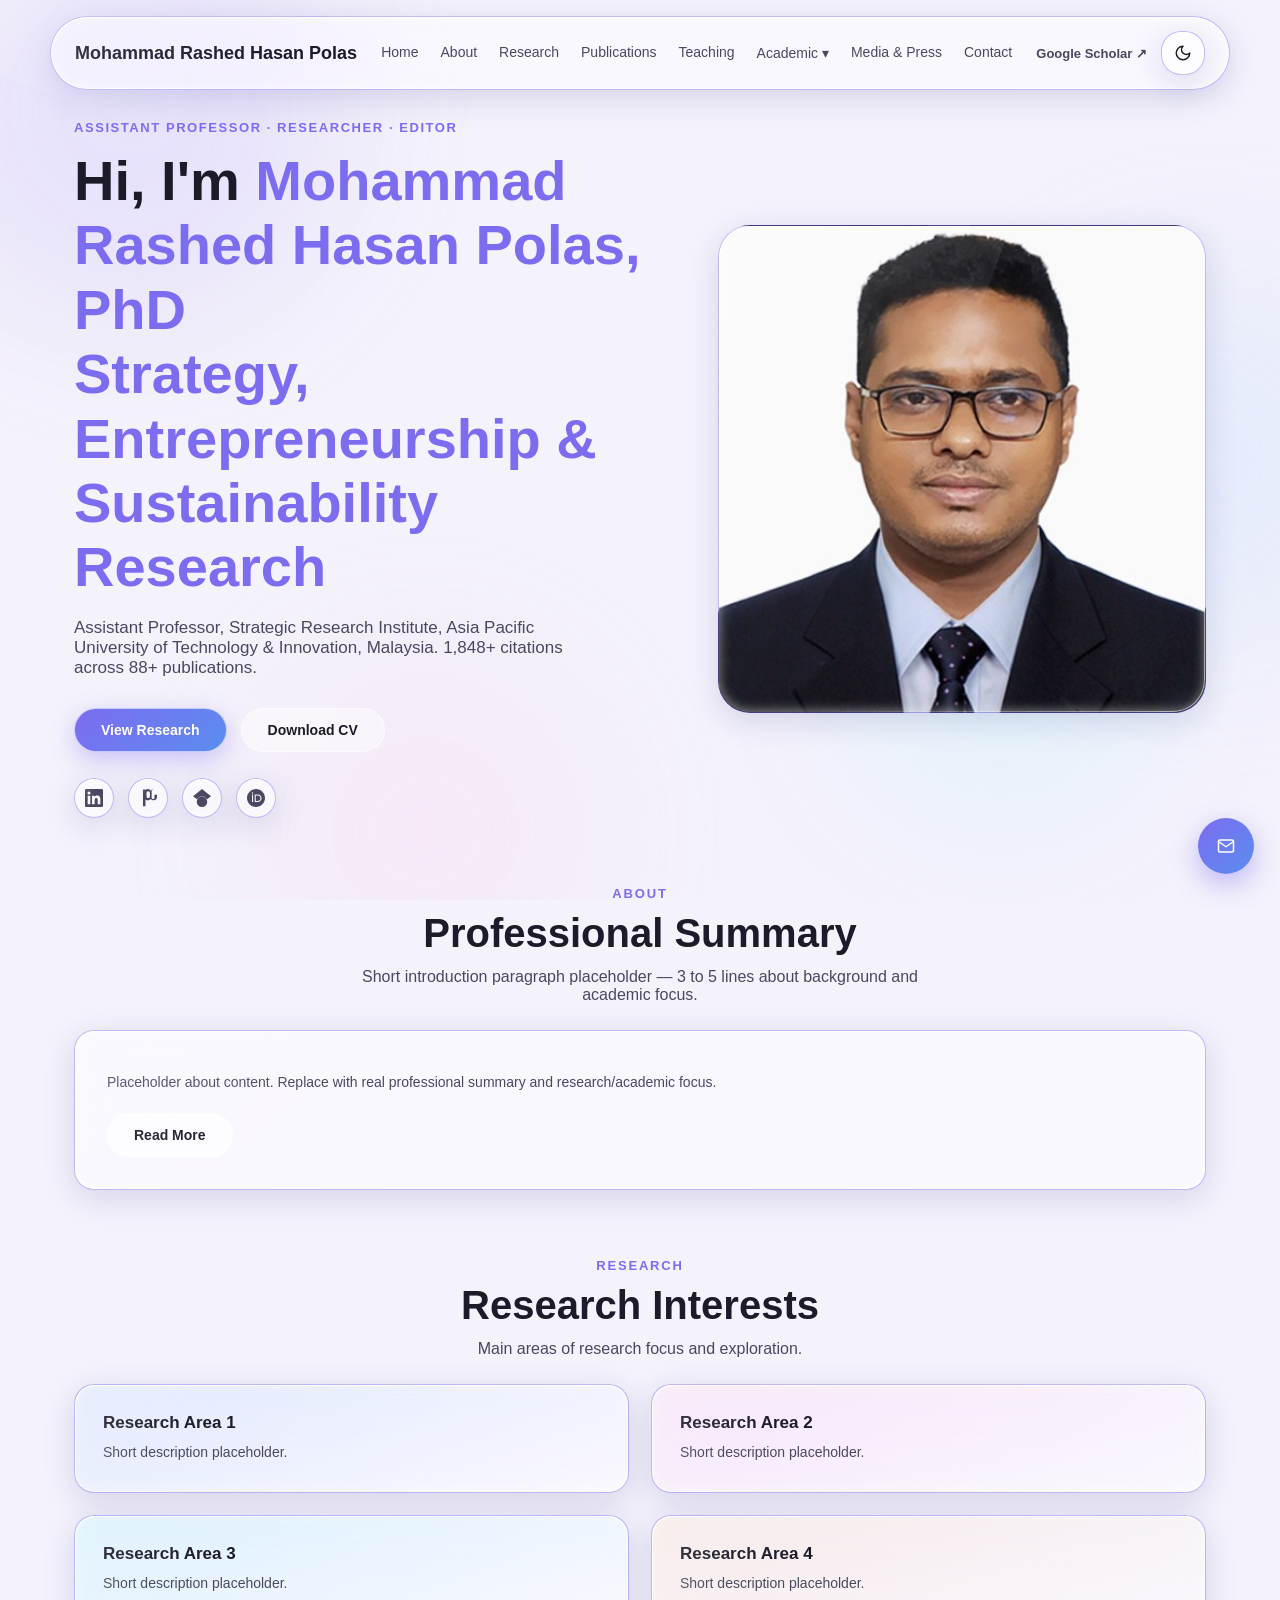
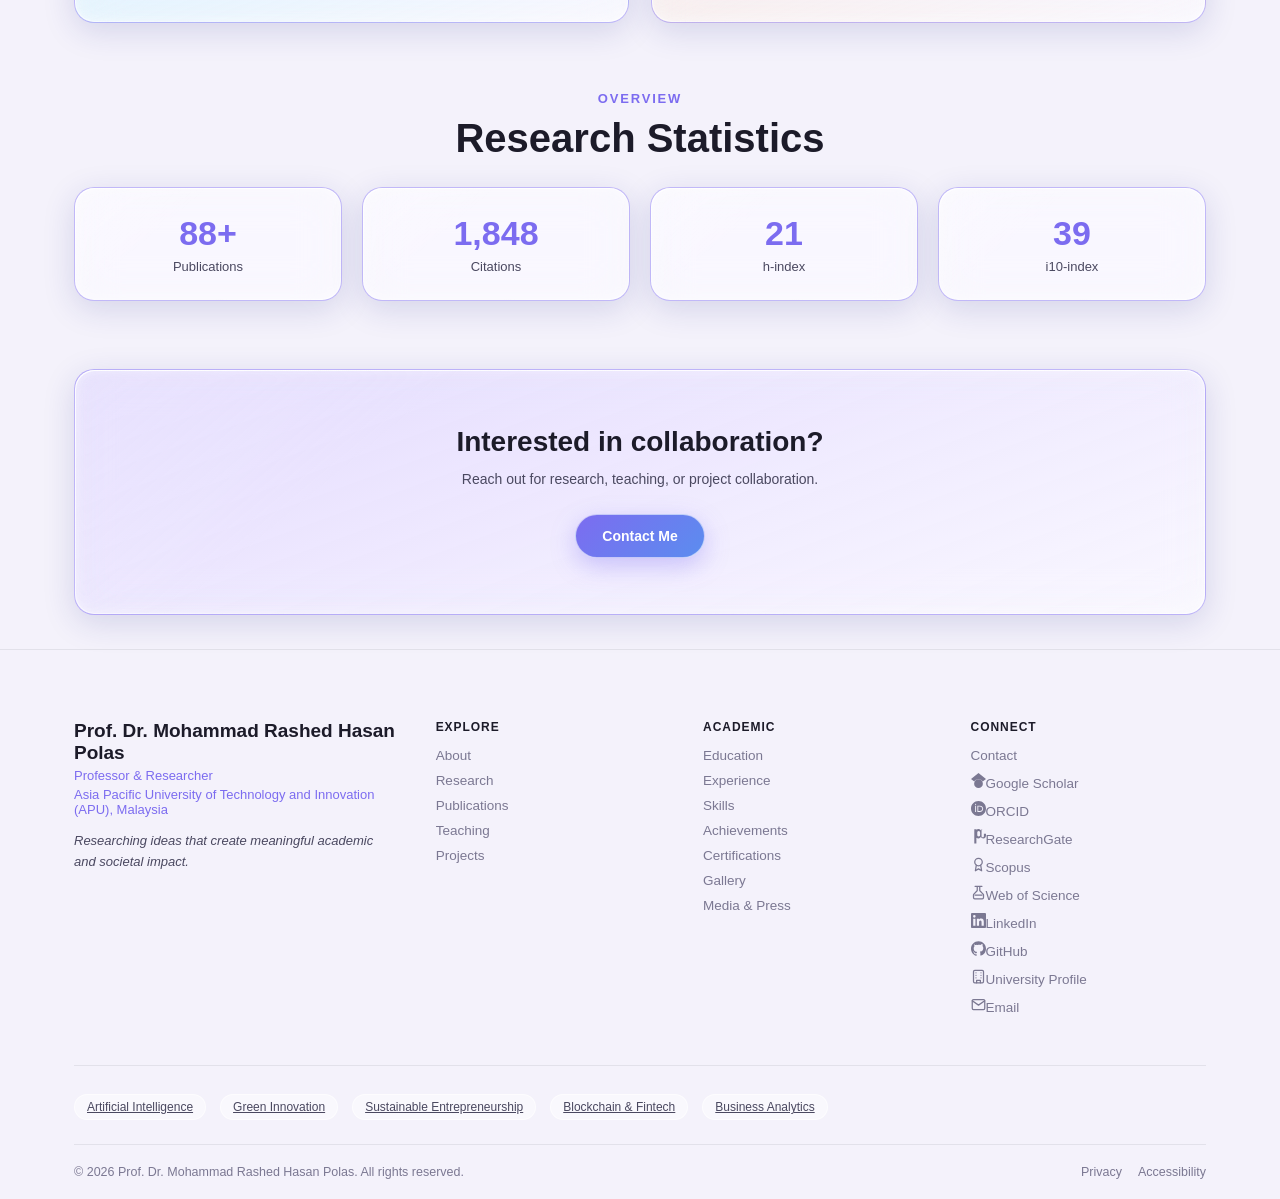
<file: index.html>
<!DOCTYPE html>
<html lang="en">
<head>
<meta charset="UTF-8">
<meta name="viewport" content="width=device-width, initial-scale=1.0">
<title>Portfolio</title>
<link rel="stylesheet" href="css/color.css">
<link rel="stylesheet" href="css/color-dark.css">
<link rel="stylesheet" href="css/style.css">
<link rel="stylesheet" href="css/components.css">
<link rel="stylesheet" href="css/responsive.css">
</head>
<body>

<div class="bg-layers">
  <div class="orb orb-1"></div>
  <div class="orb orb-2"></div>
  <div class="orb orb-3"></div>
  <div class="orb orb-4"></div>
</div>

<header class="navbar glass">
  <div class="logo" data-bind="site_name">Mohammad Rashed Hasan Polas</div>
  <nav id="navMenu">
    <a href="index.html">Home</a>
    <a href="about.html">About</a>
    <a href="research.html">Research</a>
    <a href="publications.html">Publications</a>
    <a href="teaching.html">Teaching</a>
    <div class="nav-dropdown">
      <span style="cursor:pointer; color:var(--text-secondary); font-size:14px; font-weight:500;">Academic ▾</span>
      <div class="glass nav-dropdown-menu">
        <a href="education.html">01 Education<span class="menu-sub">Academic journey</span></a>
        <a href="skills.html">04 Skills<span class="menu-sub">Expertise</span></a>
        <a href="experience.html">02 Experience<span class="menu-sub">Career history</span></a>
        <a href="achievements.html">05 Achievements<span class="menu-sub">Recognition</span></a>
        <a href="projects.html">03 Projects<span class="menu-sub">Research work</span></a>
        <a href="certifications.html">06 Certifications<span class="menu-sub">Credentials</span></a>
        <a href="gallery.html">07 Gallery<span class="menu-sub">Photos</span></a>
      </div>
    </div>
    <a href="media.html">Media & Press</a>
    <a href="contact.html">Contact</a>
  </nav>
  <div class="nav-right">
    <a href="https://scholar.google.com/citations?user=yGs2dsMAAAAJ&hl=en" class="nav-scholar-link" target="_blank" rel="noopener">Google Scholar ↗</a>
    <div class="nav-toggle glass" id="navToggle" data-icon="menu"></div>
    <div class="theme-toggle glass" id="themeToggle"></div>
  </div>
</header>

<section class="hero">
  <div class="container hero-grid">
    <div class="reveal is-visible">
      <div class="hero-eyebrow">Assistant Professor · Researcher · Editor</div>
      <h1>Hi, I'm <span data-bind="site_name">Mohammad Rashed Hasan Polas, PhD</span><br><span data-bind="hero_heading">Strategy, Entrepreneurship & Sustainability Research</span></h1>
      <p data-bind="hero_subtitle">Assistant Professor, Strategic Research Institute, Asia Pacific University of Technology & Innovation, Malaysia. 1,848+ citations across 88+ publications.</p>
      <div class="hero-actions">
        <a href="research.html" class="btn btn-primary">View Research</a>
        <a href="cv/cv.docx" class="btn btn-ghost" download>Download CV</a>
      </div>
      <div class="hero-socials">
        <a href="https://www.linkedin.com/in/mohammad-rashed-hasan-polas-ph-d-a8521589/" class="glass" data-icon="linkedin" title="LinkedIn" target="_blank" rel="noopener"></a>
        <a href="https://www.researchgate.net/profile/Mohammad_Polas" class="glass" data-icon="researchgate" title="ResearchGate" target="_blank" rel="noopener"></a>
        <a href="https://scholar.google.com/citations?user=yGs2dsMAAAAJ&hl=en" class="glass" data-icon="google-scholar" title="Google Scholar" target="_blank" rel="noopener"></a>
        <a href="https://orcid.org/0000-0002-6080-1075" class="glass" data-icon="orcid" title="ORCID" target="_blank" rel="noopener"></a>
      </div>
    </div>
    <div class="reveal is-visible">
      <div class="profile-glass glass glass-tint-lavender tilt" style="background-image:url('image/profile.jpg');background-size:cover;background-position:top center;"></div>
    </div>
  </div>
</section>

<section id="about">
  <div class="container">
    <div class="section-heading reveal">
      <div class="eyebrow">About</div>
      <h2>Professional Summary</h2>
      <p>Short introduction paragraph placeholder — 3 to 5 lines about background and academic focus.</p>
    </div>
    <div class="glass glass-card reveal" style="padding:32px;">
      <p class="card-desc">Placeholder about content. Replace with real professional summary and research/academic focus.</p>
      <a href="about.html" class="btn btn-ghost" style="margin-top:20px;">Read More</a>
    </div>
  </div>
</section>

<section id="research-interests">
  <div class="container">
    <div class="section-heading reveal">
      <div class="eyebrow">Research</div>
      <h2>Research Interests</h2>
      <p>Main areas of research focus and exploration.</p>
    </div>
    <div class="cards-grid cols-2 stagger">
      <div class="glass glass-card glass-tint-blue reveal tilt"><div class="card-title">Research Area 1</div><div class="card-desc">Short description placeholder.</div></div>
      <div class="glass glass-card glass-tint-pink reveal tilt"><div class="card-title">Research Area 2</div><div class="card-desc">Short description placeholder.</div></div>
      <div class="glass glass-card glass-tint-cyan reveal tilt"><div class="card-title">Research Area 3</div><div class="card-desc">Short description placeholder.</div></div>
      <div class="glass glass-card glass-tint-peach reveal tilt"><div class="card-title">Research Area 4</div><div class="card-desc">Short description placeholder.</div></div>
    </div>
  </div>
</section>

<section id="stats">
  <div class="container">
    <div class="section-heading reveal">
      <div class="eyebrow">Overview</div>
      <h2>Research Statistics</h2>
    </div>
    <div class="stats-grid">
      <div class="glass stat-card reveal"><div class="stat-number" data-bind="stat_publications">88+</div><div class="stat-label">Publications</div></div>
      <div class="glass stat-card reveal"><div class="stat-number" data-bind="stat_citations">1,848</div><div class="stat-label">Citations</div></div>
      <div class="glass stat-card reveal"><div class="stat-number" data-bind="stat_hindex">21</div><div class="stat-label">h-index</div></div>
      <div class="glass stat-card reveal"><div class="stat-number" data-bind="stat_i10index">39</div><div class="stat-label">i10-index</div></div>
    </div>
  </div>
</section>

<section id="contact-cta">
  <div class="container">
    <div class="glass glass-card glass-tint-lavender reveal" style="text-align:center; padding:56px 32px;">
      <h2 style="font-size:28px;">Interested in collaboration?</h2>
      <p class="card-desc" style="margin-top:10px;">Reach out for research, teaching, or project collaboration.</p>
      <a href="contact.html" class="btn btn-primary" style="margin-top:24px;">Contact Me</a>
    </div>
  </div>
</section>

<footer class="footer">
  <div class="container">
    <div class="footer-grid">
      <div class="footer-identity">
        <div class="name" data-bind="site_name">Prof. Dr. Mohammad Rashed Hasan Polas</div>
        <div class="role" data-bind="tagline">Professor & Researcher</div>
        <div class="role" data-bind="university">Asia Pacific University of Technology and Innovation (APU), Malaysia</div>
        <p class="statement" data-bind="statement">Researching ideas that create meaningful academic and societal impact.</p>
      </div>
      <div class="footer-col">
        <h4>Explore</h4>
        <a href="about.html">About</a>
        <a href="research.html">Research</a>
        <a href="publications.html">Publications</a>
        <a href="teaching.html">Teaching</a>
        <a href="projects.html">Projects</a>
      </div>
      <div class="footer-col">
        <h4>Academic</h4>
        <a href="education.html">Education</a>
        <a href="experience.html">Experience</a>
        <a href="skills.html">Skills</a>
        <a href="achievements.html">Achievements</a>
        <a href="certifications.html">Certifications</a>
        <a href="gallery.html">Gallery</a>
        <a href="media.html">Media & Press</a>
      </div>
      <div class="footer-col">
        <h4>Connect</h4>
        <a href="contact.html">Contact</a>
        <a href="https://scholar.google.com/citations?user=yGs2dsMAAAAJ&hl=en" data-bind-href="scholar_url" target="_blank" rel="noopener" class="icon-link"><span data-icon="google-scholar" data-icon-size="15"></span>Google Scholar</a>
        <a href="https://orcid.org/0000-0002-6080-1075" data-bind-href="orcid_url" target="_blank" rel="noopener" class="icon-link"><span data-icon="orcid" data-icon-size="15"></span>ORCID</a>
        <a href="https://www.researchgate.net/profile/Mohammad_Polas" data-bind-href="researchgate_url" target="_blank" rel="noopener" class="icon-link"><span data-icon="researchgate" data-icon-size="15"></span>ResearchGate</a>
        <a href="https://www.scopus.com/authid/detail.uri?authorId=57215569195" data-bind-href="scopus_url" target="_blank" rel="noopener" class="icon-link"><span data-icon="award" data-icon-size="15"></span>Scopus</a>
        <a href="https://publons.com/researcher/3845805/mohammad-rashed-hasan-polas/" data-bind-href="wos_url" target="_blank" rel="noopener" class="icon-link"><span data-icon="flask-conical" data-icon-size="15"></span>Web of Science</a>
        <a href="https://www.linkedin.com/in/mohammad-rashed-hasan-polas-ph-d-a8521589/" data-bind-href="linkedin_url" target="_blank" rel="noopener" class="icon-link"><span data-icon="linkedin" data-icon-size="15"></span>LinkedIn</a>
        <a href="#" data-bind-href="github_url" target="_blank" rel="noopener" class="icon-link"><span data-icon="github" data-icon-size="15"></span>GitHub</a>
        <a href="https://apu.edu.my/" data-bind-href="university_profile_url" target="_blank" rel="noopener" class="icon-link"><span data-icon="building" data-icon-size="15"></span>University Profile</a>
        <a href="mailto:rashedhasanpalash@gmail.com" data-bind-mailto="email" class="icon-link"><span data-icon="mail" data-icon-size="15"></span>Email</a>
      </div>
    </div>
    <div class="footer-tags">
      <a href="research.html" class="tag">Artificial Intelligence</a>
      <a href="research.html" class="tag">Green Innovation</a>
      <a href="research.html" class="tag">Sustainable Entrepreneurship</a>
      <a href="research.html" class="tag">Blockchain & Fintech</a>
      <a href="research.html" class="tag">Business Analytics</a>
    </div>
    <div class="footer-bottom">
      <span>&copy; 2026 <span data-bind="site_name">Prof. Dr. Mohammad Rashed Hasan Polas</span>. All rights reserved.</span>
      <span><a href="#">Privacy</a><a href="#">Accessibility</a></span>
    </div>
  </div>
</footer>

<a href="mailto:rashedhasanpalash@gmail.com" data-bind-mailto="email" class="float-email" title="Email" data-icon="mail"></a>

<script src="js/cursor-fx.js"></script>
<script src="js/utils/icons.js"></script>
<script src="js/main.js"></script>
<script src="js/utils/siteSettings.js"></script>
</body>
</html>
</file>
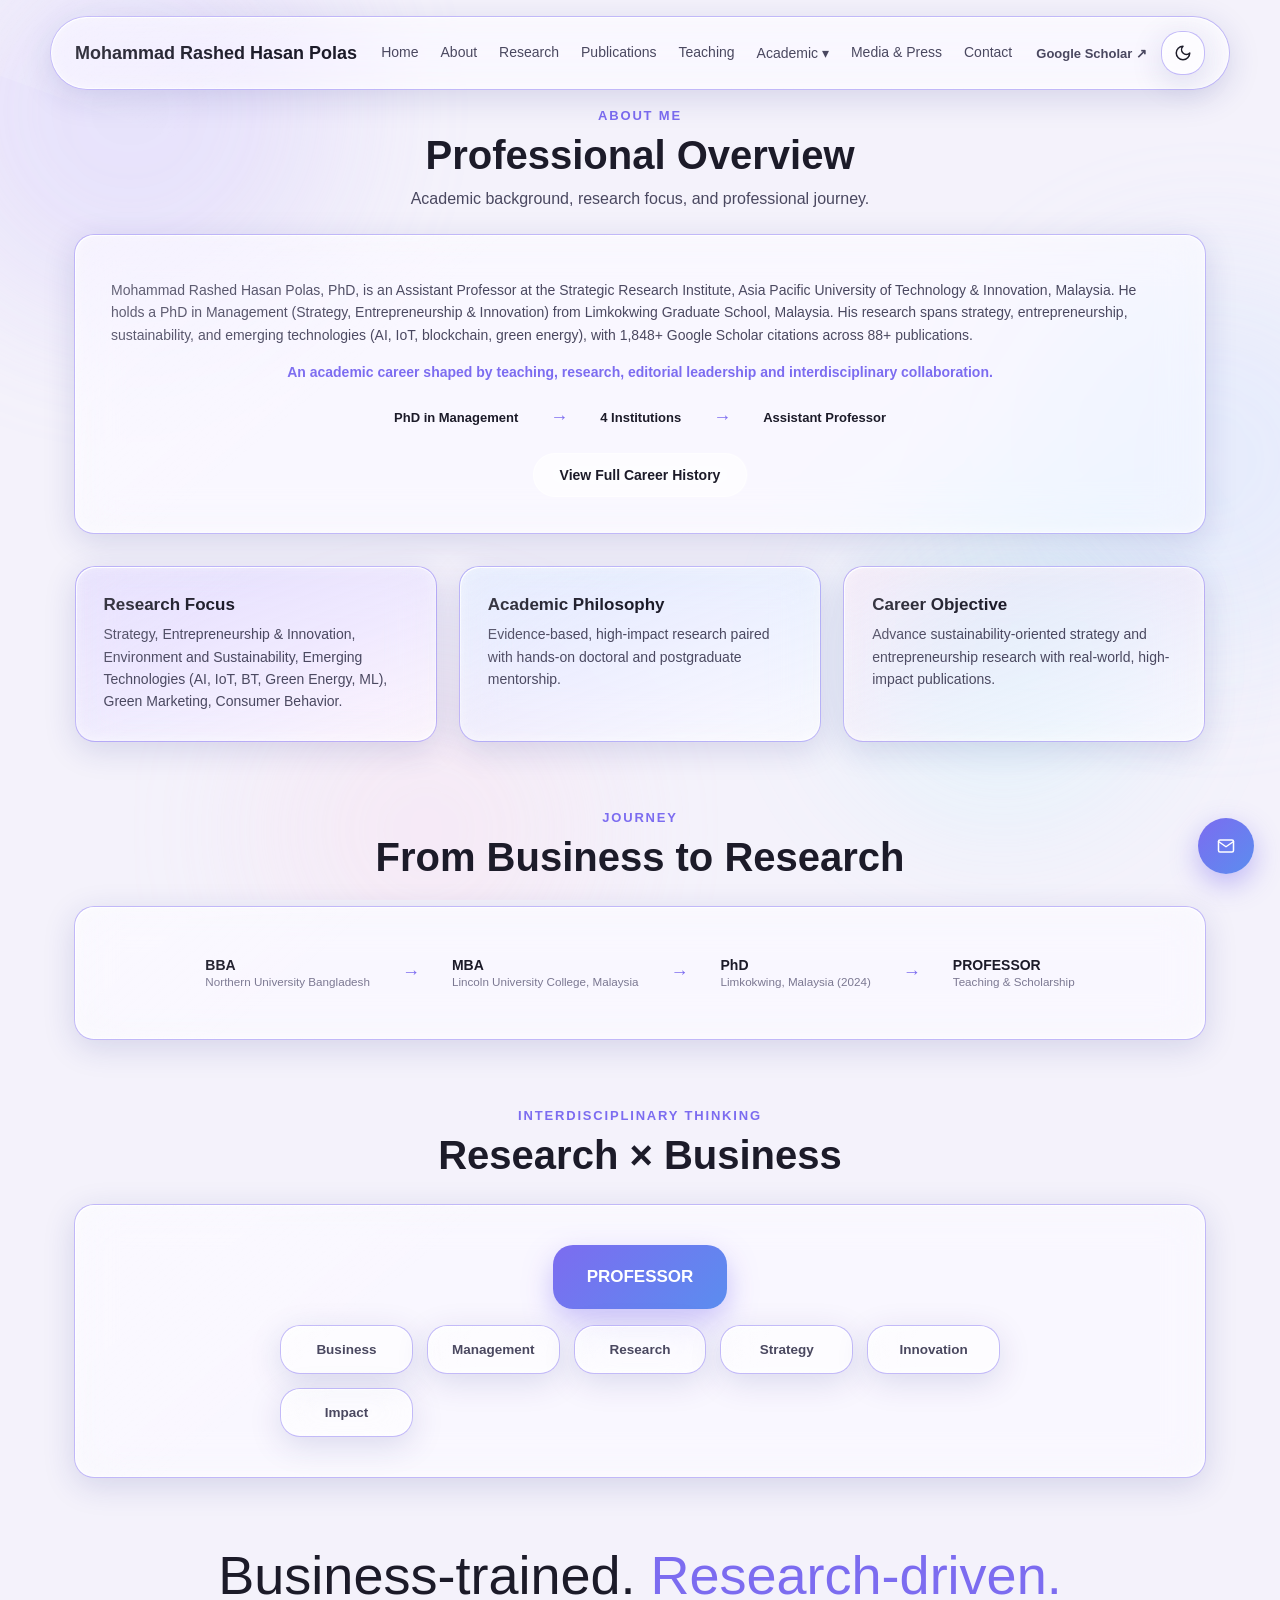
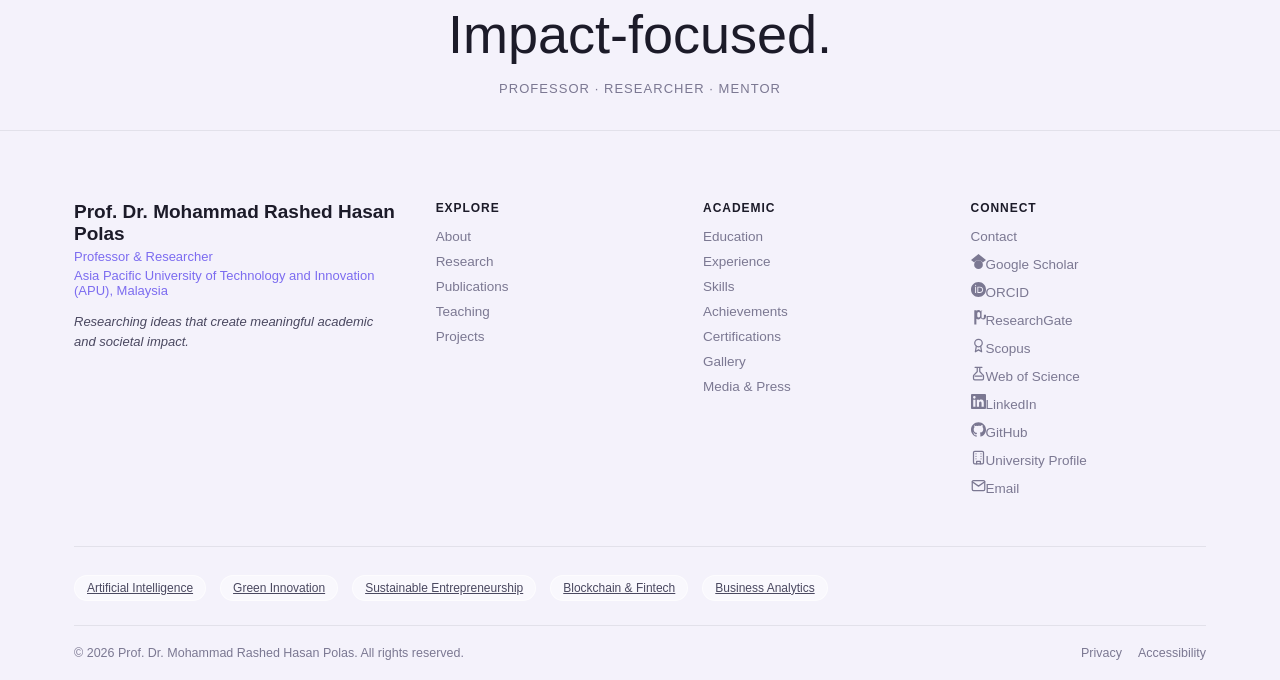
<file: about.html>
<!DOCTYPE html>
<html lang="en">
<head>
<meta charset="UTF-8">
<meta name="viewport" content="width=device-width, initial-scale=1.0">
<title>About</title>
<link rel="stylesheet" href="css/color.css">
<link rel="stylesheet" href="css/color-dark.css">
<link rel="stylesheet" href="css/style.css">
<link rel="stylesheet" href="css/components.css">
<link rel="stylesheet" href="css/responsive.css">
</head>
<body>

<div class="bg-layers">
  <div class="orb orb-1"></div>
  <div class="orb orb-2"></div>
  <div class="orb orb-3"></div>
  <div class="orb orb-4"></div>
</div>

<header class="navbar glass">
  <div class="logo" data-bind="site_name">Mohammad Rashed Hasan Polas</div>
  <nav id="navMenu">
    <a href="index.html">Home</a>
    <a href="about.html">About</a>
    <a href="research.html">Research</a>
    <a href="publications.html">Publications</a>
    <a href="teaching.html">Teaching</a>
    <div class="nav-dropdown">
      <span style="cursor:pointer; color:var(--text-secondary); font-size:14px; font-weight:500;">Academic ▾</span>
      <div class="glass nav-dropdown-menu">
        <a href="education.html">01 Education<span class="menu-sub">Academic journey</span></a>
        <a href="skills.html">04 Skills<span class="menu-sub">Expertise</span></a>
        <a href="experience.html">02 Experience<span class="menu-sub">Career history</span></a>
        <a href="achievements.html">05 Achievements<span class="menu-sub">Recognition</span></a>
        <a href="projects.html">03 Projects<span class="menu-sub">Research work</span></a>
        <a href="certifications.html">06 Certifications<span class="menu-sub">Credentials</span></a>
        <a href="gallery.html">07 Gallery<span class="menu-sub">Photos</span></a>
      </div>
    </div>
    <a href="media.html">Media & Press</a>
    <a href="contact.html">Contact</a>
  </nav>
  <div class="nav-right">
    <a href="https://scholar.google.com/citations?user=yGs2dsMAAAAJ&hl=en" class="nav-scholar-link" target="_blank" rel="noopener">Google Scholar ↗</a>
    <div class="nav-toggle glass" id="navToggle" data-icon="menu"></div>
    <div class="theme-toggle glass" id="themeToggle"></div>
  </div>
</header>

<section style="padding-top:108px;">
  <div class="container">
    <div class="section-heading reveal">
      <div class="eyebrow">About Me</div>
      <h2>Professional Overview</h2>
      <p>Academic background, research focus, and professional journey.</p>
    </div>

    <div class="glass glass-card reveal" style="padding:36px;">
      <p class="card-desc">Mohammad Rashed Hasan Polas, PhD, is an Assistant Professor at the Strategic Research Institute, Asia Pacific University of Technology &amp; Innovation, Malaysia. He holds a PhD in Management (Strategy, Entrepreneurship &amp; Innovation) from Limkokwing Graduate School, Malaysia. His research spans strategy, entrepreneurship, sustainability, and emerging technologies (AI, IoT, blockchain, green energy), with 1,848+ Google Scholar citations across 88+ publications.</p>
      <p style="margin-top:18px; text-align:center; font-size:14px; font-weight:600; color:var(--accent-primary);">An academic career shaped by teaching, research, editorial leadership and interdisciplinary collaboration.</p>
      <div class="flow" style="margin-top:16px; justify-content:center;">
        <div class="flow-step" style="font-size:13px;">PhD in Management</div>
        <span class="flow-arrow">→</span>
        <div class="flow-step" style="font-size:13px;">4 Institutions</div>
        <span class="flow-arrow">→</span>
        <div class="flow-step" style="font-size:13px;">Assistant Professor</div>
      </div>
      <div style="text-align:center; margin-top:14px;"><a href="experience.html" class="btn btn-ghost">View Full Career History</a></div>
    </div>

    <div class="cards-grid stagger" style="margin-top:32px;">
      <div class="glass glass-card glass-tint-lavender reveal tilt">
        <div class="card-title">Research Focus</div>
        <div class="card-desc">Strategy, Entrepreneurship &amp; Innovation, Environment and Sustainability, Emerging Technologies (AI, IoT, BT, Green Energy, ML), Green Marketing, Consumer Behavior.</div>
      </div>
      <div class="glass glass-card glass-tint-blue reveal tilt">
        <div class="card-title">Academic Philosophy</div>
        <div class="card-desc">Evidence-based, high-impact research paired with hands-on doctoral and postgraduate mentorship.</div>
      </div>
      <div class="glass glass-card glass-tint-pink reveal tilt">
        <div class="card-title">Career Objective</div>
        <div class="card-desc">Advance sustainability-oriented strategy and entrepreneurship research with real-world, high-impact publications.</div>
      </div>
    </div>
  </div>
</section>

<section id="journey">
  <div class="container">
    <div class="section-heading reveal">
      <div class="eyebrow">Journey</div>
      <h2>From Business to Research</h2>
    </div>
    <div class="glass reveal" style="padding:36px 24px;">
      <div class="flow">
        <div class="flow-step">BBA<br><small style="font-weight:400;color:var(--text-muted);">Northern University Bangladesh</small></div>
        <span class="flow-arrow">→</span>
        <div class="flow-step">MBA<br><small style="font-weight:400;color:var(--text-muted);">Lincoln University College, Malaysia</small></div>
        <span class="flow-arrow">→</span>
        <div class="flow-step">PhD<br><small style="font-weight:400;color:var(--text-muted);">Limkokwing, Malaysia (2024)</small></div>
        <span class="flow-arrow">→</span>
        <div class="flow-step">PROFESSOR<br><small style="font-weight:400;color:var(--text-muted);">Teaching & Scholarship</small></div>
      </div>
    </div>
  </div>
</section>

<section id="ecosystem">
  <div class="container">
    <div class="section-heading reveal">
      <div class="eyebrow">Interdisciplinary Thinking</div>
      <h2>Research × Business</h2>
    </div>
    <div class="glass reveal node-diagram">
      <div class="node-center">PROFESSOR</div>
      <div class="node-ring">
        <div class="glass node-item">Business</div>
        <div class="glass node-item">Management</div>
        <div class="glass node-item">Research</div>
        <div class="glass node-item">Strategy</div>
        <div class="glass node-item">Innovation</div>
        <div class="glass node-item">Impact</div>
      </div>
    </div>
  </div>
</section>

<section id="identity">
  <div class="container">
    <p class="editorial-heading reveal">Business-trained. <span>Research-driven.</span><br>Impact-focused.</p>
    <p style="text-align:center; margin-top:16px; color:var(--text-muted); font-size:13px; letter-spacing:0.08em; text-transform:uppercase;">Professor · Researcher · Mentor</p>
  </div>
</section>

<footer class="footer">
  <div class="container">
    <div class="footer-grid">
      <div class="footer-identity">
        <div class="name" data-bind="site_name">Prof. Dr. Mohammad Rashed Hasan Polas</div>
        <div class="role" data-bind="tagline">Professor & Researcher</div>
        <div class="role" data-bind="university">Asia Pacific University of Technology and Innovation (APU), Malaysia</div>
        <p class="statement" data-bind="statement">Researching ideas that create meaningful academic and societal impact.</p>
      </div>
      <div class="footer-col">
        <h4>Explore</h4>
        <a href="about.html">About</a>
        <a href="research.html">Research</a>
        <a href="publications.html">Publications</a>
        <a href="teaching.html">Teaching</a>
        <a href="projects.html">Projects</a>
      </div>
      <div class="footer-col">
        <h4>Academic</h4>
        <a href="education.html">Education</a>
        <a href="experience.html">Experience</a>
        <a href="skills.html">Skills</a>
        <a href="achievements.html">Achievements</a>
        <a href="certifications.html">Certifications</a>
        <a href="gallery.html">Gallery</a>
        <a href="media.html">Media & Press</a>
      </div>
      <div class="footer-col">
        <h4>Connect</h4>
        <a href="contact.html">Contact</a>
        <a href="https://scholar.google.com/citations?user=yGs2dsMAAAAJ&hl=en" data-bind-href="scholar_url" target="_blank" rel="noopener" class="icon-link"><span data-icon="google-scholar" data-icon-size="15"></span>Google Scholar</a>
        <a href="https://orcid.org/0000-0002-6080-1075" data-bind-href="orcid_url" target="_blank" rel="noopener" class="icon-link"><span data-icon="orcid" data-icon-size="15"></span>ORCID</a>
        <a href="https://www.researchgate.net/profile/Mohammad_Polas" data-bind-href="researchgate_url" target="_blank" rel="noopener" class="icon-link"><span data-icon="researchgate" data-icon-size="15"></span>ResearchGate</a>
        <a href="https://www.scopus.com/authid/detail.uri?authorId=57215569195" data-bind-href="scopus_url" target="_blank" rel="noopener" class="icon-link"><span data-icon="award" data-icon-size="15"></span>Scopus</a>
        <a href="https://publons.com/researcher/3845805/mohammad-rashed-hasan-polas/" data-bind-href="wos_url" target="_blank" rel="noopener" class="icon-link"><span data-icon="flask-conical" data-icon-size="15"></span>Web of Science</a>
        <a href="https://www.linkedin.com/in/mohammad-rashed-hasan-polas-ph-d-a8521589/" data-bind-href="linkedin_url" target="_blank" rel="noopener" class="icon-link"><span data-icon="linkedin" data-icon-size="15"></span>LinkedIn</a>
        <a href="#" data-bind-href="github_url" target="_blank" rel="noopener" class="icon-link"><span data-icon="github" data-icon-size="15"></span>GitHub</a>
        <a href="https://apu.edu.my/" data-bind-href="university_profile_url" target="_blank" rel="noopener" class="icon-link"><span data-icon="building" data-icon-size="15"></span>University Profile</a>
        <a href="mailto:rashedhasanpalash@gmail.com" data-bind-mailto="email" class="icon-link"><span data-icon="mail" data-icon-size="15"></span>Email</a>
      </div>
    </div>
    <div class="footer-tags">
      <a href="research.html" class="tag">Artificial Intelligence</a>
      <a href="research.html" class="tag">Green Innovation</a>
      <a href="research.html" class="tag">Sustainable Entrepreneurship</a>
      <a href="research.html" class="tag">Blockchain & Fintech</a>
      <a href="research.html" class="tag">Business Analytics</a>
    </div>
    <div class="footer-bottom">
      <span>&copy; 2026 <span data-bind="site_name">Prof. Dr. Mohammad Rashed Hasan Polas</span>. All rights reserved.</span>
      <span><a href="#">Privacy</a><a href="#">Accessibility</a></span>
    </div>
  </div>
</footer>

<a href="mailto:rashedhasanpalash@gmail.com" data-bind-mailto="email" class="float-email" title="Email" data-icon="mail"></a>

<script src="js/cursor-fx.js"></script>
<script src="js/utils/icons.js"></script>
<script src="js/main.js"></script>
<script src="js/utils/siteSettings.js"></script>
</body>
</html>
</file>
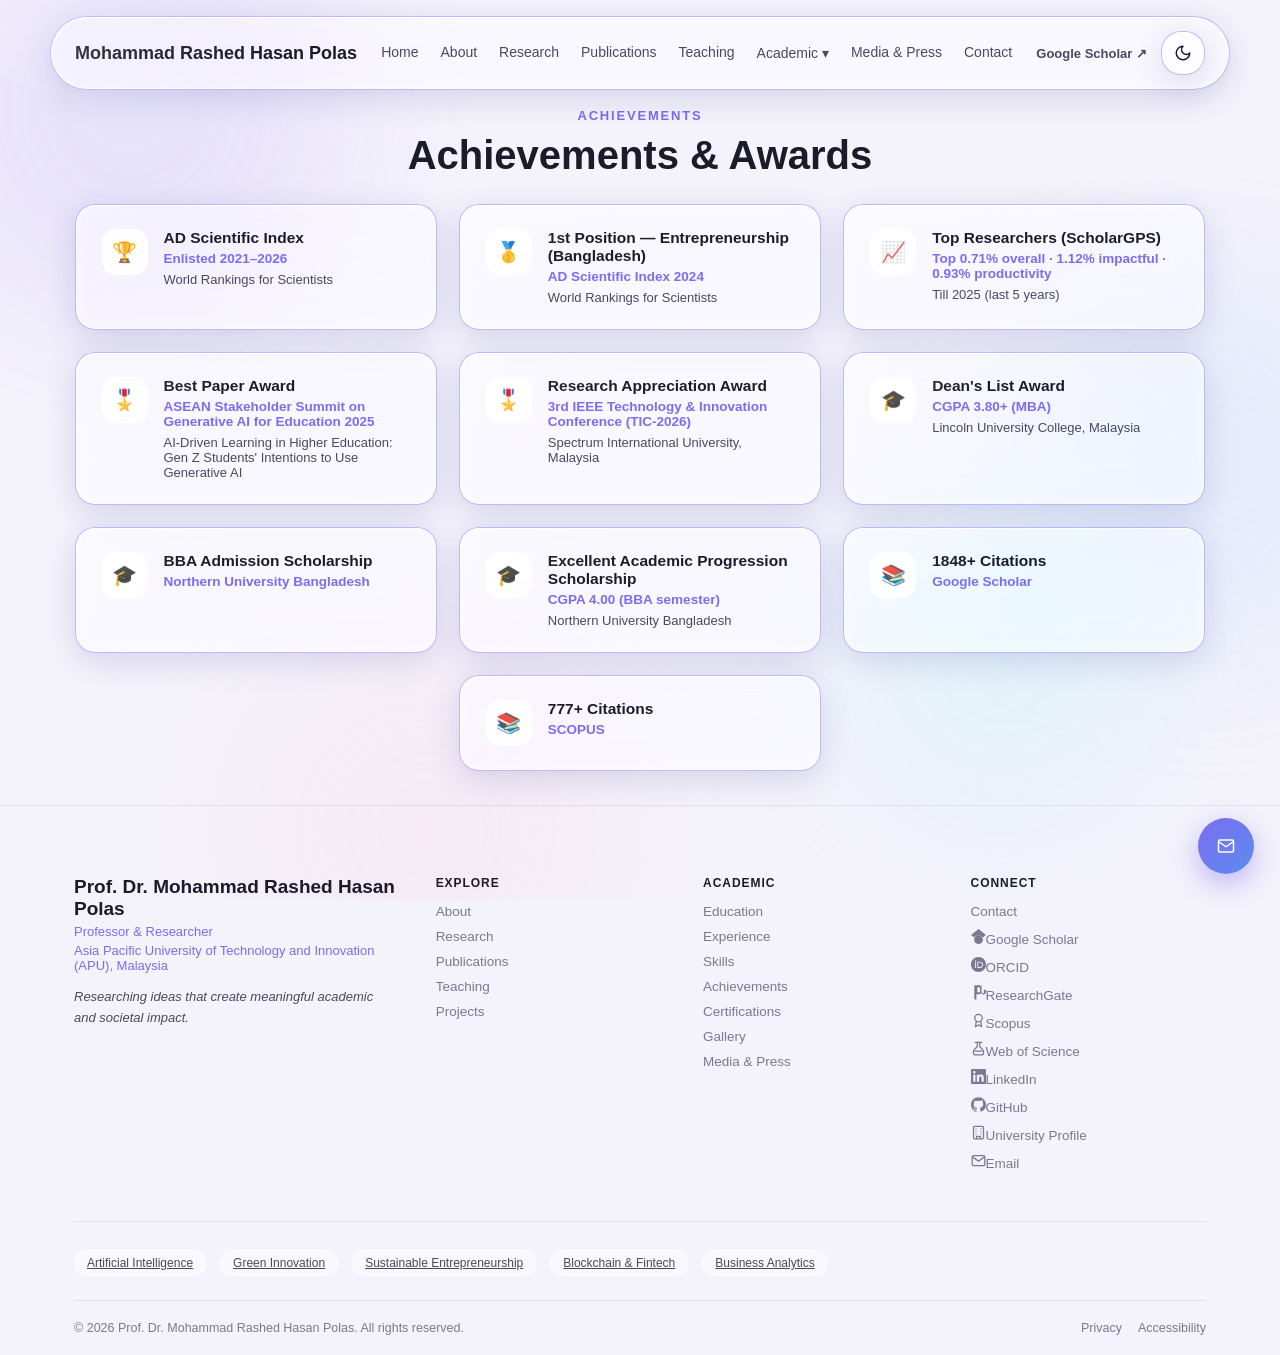
<file: achievements.html>
<!DOCTYPE html>
<html lang="en">
<head>
<meta charset="UTF-8"><meta name="viewport" content="width=device-width, initial-scale=1.0">
<title>Achievements</title>
<link rel="stylesheet" href="css/color.css">
<link rel="stylesheet" href="css/color-dark.css">
<link rel="stylesheet" href="css/style.css">
<link rel="stylesheet" href="css/components.css">
<link rel="stylesheet" href="css/responsive.css">
</head>
<body>
<div class="bg-layers"><div class="orb orb-1"></div><div class="orb orb-2"></div><div class="orb orb-3"></div><div class="orb orb-4"></div></div>

<header class="navbar glass">
  <div class="logo">Mohammad Rashed Hasan Polas</div>
  <nav id="navMenu">
    <a href="index.html">Home</a>
    <a href="about.html">About</a>
    <a href="research.html">Research</a>
    <a href="publications.html">Publications</a>
    <a href="teaching.html">Teaching</a>
    <div class="nav-dropdown">
      <span style="cursor:pointer; color:var(--text-secondary); font-size:14px; font-weight:500;">Academic ▾</span>
      <div class="glass nav-dropdown-menu">
        <a href="education.html">01 Education<span class="menu-sub">Academic journey</span></a>
        <a href="skills.html">04 Skills<span class="menu-sub">Expertise</span></a>
        <a href="experience.html">02 Experience<span class="menu-sub">Career history</span></a>
        <a href="achievements.html">05 Achievements<span class="menu-sub">Recognition</span></a>
        <a href="projects.html">03 Projects<span class="menu-sub">Research work</span></a>
        <a href="certifications.html">06 Certifications<span class="menu-sub">Credentials</span></a>
        <a href="gallery.html">07 Gallery<span class="menu-sub">Photos</span></a>
      </div>
    </div>
    <a href="media.html">Media & Press</a>
    <a href="contact.html">Contact</a>
  </nav>
  <div class="nav-right">
    <a href="https://scholar.google.com/citations?user=yGs2dsMAAAAJ&hl=en" class="nav-scholar-link" target="_blank" rel="noopener">Google Scholar ↗</a>
    <div class="nav-toggle glass" id="navToggle" data-icon="menu"></div>
    <div class="theme-toggle glass" id="themeToggle"></div>
  </div>
</header>

<section style="padding-top:108px;">
  <div class="container">
    <div class="section-heading reveal">
      <div class="eyebrow">Achievements</div>
      <h2>Achievements & Awards</h2>
    </div>

    <div class="cards-grid stagger">
      <div class="glass achievement-card reveal tilt">
        <div class="achievement-icon">🏆</div>
        <div>
          <div class="achievement-title">AD Scientific Index</div>
          <div class="achievement-value">Enlisted 2021–2026</div>
          <div class="achievement-desc">World Rankings for Scientists</div>
        </div>
      </div>
      <div class="glass achievement-card reveal tilt">
        <div class="achievement-icon">🥇</div>
        <div>
          <div class="achievement-title">1st Position — Entrepreneurship (Bangladesh)</div>
          <div class="achievement-value">AD Scientific Index 2024</div>
          <div class="achievement-desc">World Rankings for Scientists</div>
        </div>
      </div>
      <div class="glass achievement-card reveal tilt">
        <div class="achievement-icon">📈</div>
        <div>
          <div class="achievement-title">Top Researchers (ScholarGPS)</div>
          <div class="achievement-value">Top 0.71% overall · 1.12% impactful · 0.93% productivity</div>
          <div class="achievement-desc">Till 2025 (last 5 years)</div>
        </div>
      </div>
      <div class="glass achievement-card reveal tilt">
        <div class="achievement-icon">🎖️</div>
        <div>
          <div class="achievement-title">Best Paper Award</div>
          <div class="achievement-value">ASEAN Stakeholder Summit on Generative AI for Education 2025</div>
          <div class="achievement-desc">AI-Driven Learning in Higher Education: Gen Z Students' Intentions to Use Generative AI</div>
        </div>
      </div>
      <div class="glass achievement-card reveal tilt">
        <div class="achievement-icon">🎖️</div>
        <div>
          <div class="achievement-title">Research Appreciation Award</div>
          <div class="achievement-value">3rd IEEE Technology &amp; Innovation Conference (TIC-2026)</div>
          <div class="achievement-desc">Spectrum International University, Malaysia</div>
        </div>
      </div>
      <div class="glass achievement-card reveal tilt">
        <div class="achievement-icon">🎓</div>
        <div>
          <div class="achievement-title">Dean's List Award</div>
          <div class="achievement-value">CGPA 3.80+ (MBA)</div>
          <div class="achievement-desc">Lincoln University College, Malaysia</div>
        </div>
      </div>
      <div class="glass achievement-card reveal tilt">
        <div class="achievement-icon">🎓</div>
        <div>
          <div class="achievement-title">BBA Admission Scholarship</div>
          <div class="achievement-value">Northern University Bangladesh</div>
          
        </div>
      </div>
      <div class="glass achievement-card reveal tilt">
        <div class="achievement-icon">🎓</div>
        <div>
          <div class="achievement-title">Excellent Academic Progression Scholarship</div>
          <div class="achievement-value">CGPA 4.00 (BBA semester)</div>
          <div class="achievement-desc">Northern University Bangladesh</div>
        </div>
      </div>
      <div class="glass achievement-card reveal tilt">
        <div class="achievement-icon">📚</div>
        <div>
          <div class="achievement-title">1848+ Citations</div>
          <div class="achievement-value">Google Scholar</div>
          
        </div>
      </div>
      <div class="glass achievement-card reveal tilt">
        <div class="achievement-icon">📚</div>
        <div>
          <div class="achievement-title">777+ Citations</div>
          <div class="achievement-value">SCOPUS</div>
          
        </div>
      </div>
    </div>
  </div>
</section>

<footer class="footer">
  <div class="container">
    <div class="footer-grid">
      <div class="footer-identity">
        <div class="name">Prof. Dr. Mohammad Rashed Hasan Polas</div>
        <div class="role">Professor & Researcher</div>
        <div class="role">Asia Pacific University of Technology and Innovation (APU), Malaysia</div>
        <p class="statement">Researching ideas that create meaningful academic and societal impact.</p>
      </div>
      <div class="footer-col">
        <h4>Explore</h4>
        <a href="about.html">About</a>
        <a href="research.html">Research</a>
        <a href="publications.html">Publications</a>
        <a href="teaching.html">Teaching</a>
        <a href="projects.html">Projects</a>
      </div>
      <div class="footer-col">
        <h4>Academic</h4>
        <a href="education.html">Education</a>
        <a href="experience.html">Experience</a>
        <a href="skills.html">Skills</a>
        <a href="achievements.html">Achievements</a>
        <a href="certifications.html">Certifications</a>
        <a href="gallery.html">Gallery</a>
        <a href="media.html">Media & Press</a>
      </div>
      <div class="footer-col">
        <h4>Connect</h4>
        <a href="contact.html">Contact</a>
        <a href="https://scholar.google.com/citations?user=yGs2dsMAAAAJ&hl=en" target="_blank" rel="noopener" class="icon-link"><span data-icon="google-scholar" data-icon-size="15"></span>Google Scholar</a>
        <a href="https://orcid.org/0000-0002-6080-1075" target="_blank" rel="noopener" class="icon-link"><span data-icon="orcid" data-icon-size="15"></span>ORCID</a>
        <a href="#" target="_blank" rel="noopener" class="icon-link"><span data-icon="researchgate" data-icon-size="15"></span>ResearchGate</a>
        <a href="#" target="_blank" rel="noopener" class="icon-link"><span data-icon="award" data-icon-size="15"></span>Scopus</a>
        <a href="#" target="_blank" rel="noopener" class="icon-link"><span data-icon="flask-conical" data-icon-size="15"></span>Web of Science</a>
        <a href="#" target="_blank" rel="noopener" class="icon-link"><span data-icon="linkedin" data-icon-size="15"></span>LinkedIn</a>
        <a href="#" target="_blank" rel="noopener" class="icon-link"><span data-icon="github" data-icon-size="15"></span>GitHub</a>
        <a href="#" target="_blank" rel="noopener" class="icon-link"><span data-icon="building" data-icon-size="15"></span>University Profile</a>
        <a href="mailto:rashedhasanpalash@gmail.com" class="icon-link"><span data-icon="mail" data-icon-size="15"></span>Email</a>
      </div>
    </div>
    <div class="footer-tags">
      <a href="research.html" class="tag">Artificial Intelligence</a>
      <a href="research.html" class="tag">Green Innovation</a>
      <a href="research.html" class="tag">Sustainable Entrepreneurship</a>
      <a href="research.html" class="tag">Blockchain & Fintech</a>
      <a href="research.html" class="tag">Business Analytics</a>
    </div>
    <div class="footer-bottom">
      <span>&copy; 2026 Prof. Dr. Mohammad Rashed Hasan Polas. All rights reserved.</span>
      <span><a href="#">Privacy</a><a href="#">Accessibility</a></span>
    </div>
  </div>
</footer>
<a href="mailto:rashedhasanpalash@gmail.com" class="float-email" title="Email" data-icon="mail"></a>

<script src="js/cursor-fx.js"></script>
<script src="js/utils/icons.js"></script>
<script src="js/main.js"></script>
</body>
</html>
</file>
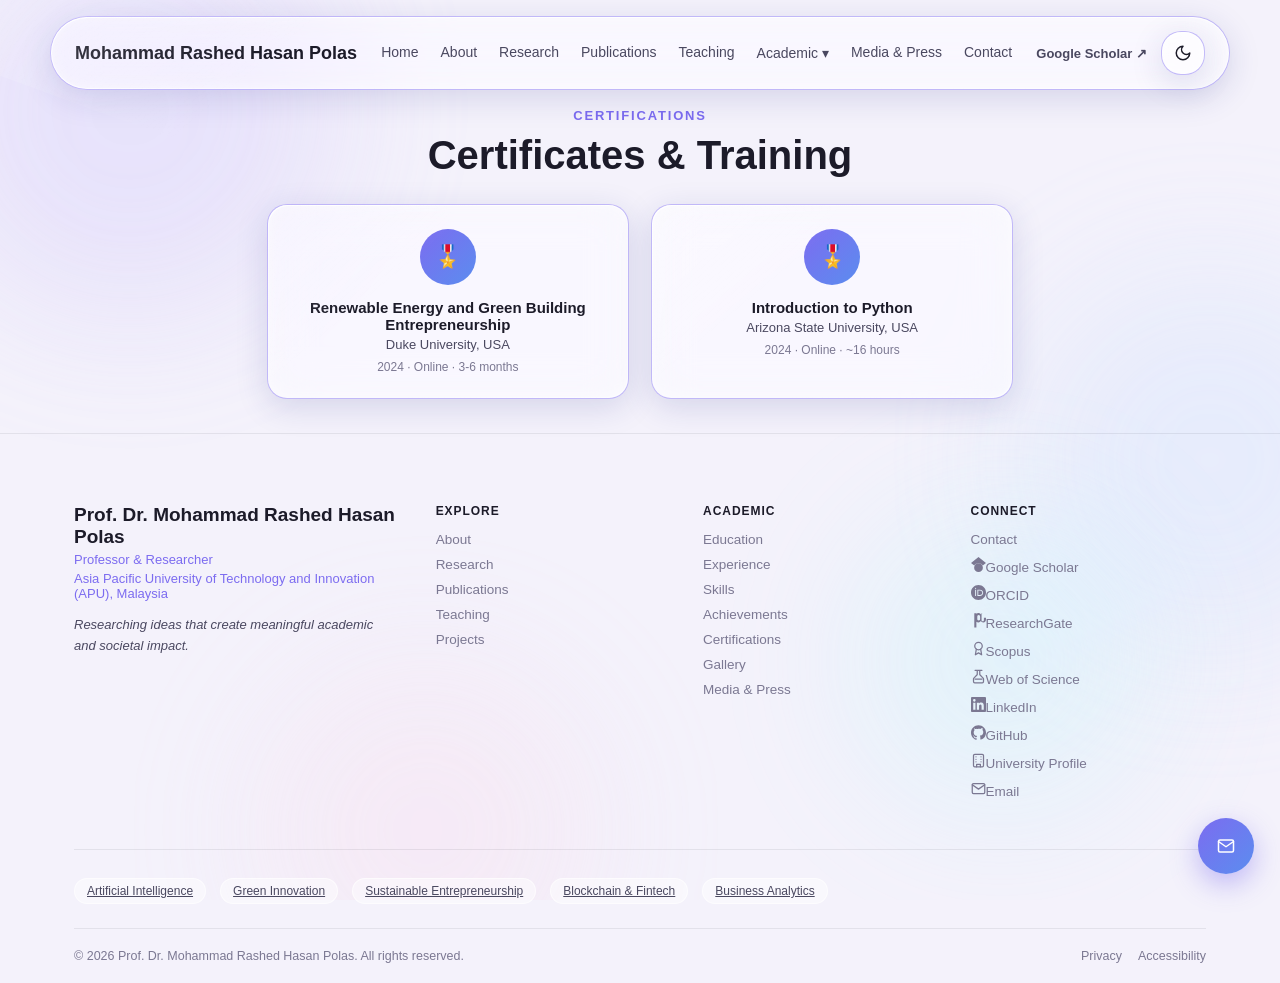
<file: certifications.html>
<!DOCTYPE html>
<html lang="en">
<head>
<meta charset="UTF-8"><meta name="viewport" content="width=device-width, initial-scale=1.0">
<title>Certifications</title>
<link rel="stylesheet" href="css/color.css">
<link rel="stylesheet" href="css/color-dark.css">
<link rel="stylesheet" href="css/style.css">
<link rel="stylesheet" href="css/components.css">
<link rel="stylesheet" href="css/responsive.css">
</head>
<body>
<div class="bg-layers"><div class="orb orb-1"></div><div class="orb orb-2"></div><div class="orb orb-3"></div><div class="orb orb-4"></div></div>

<header class="navbar glass">
  <div class="logo" data-bind="site_name">Mohammad Rashed Hasan Polas</div>
  <nav id="navMenu">
    <a href="index.html">Home</a>
    <a href="about.html">About</a>
    <a href="research.html">Research</a>
    <a href="publications.html">Publications</a>
    <a href="teaching.html">Teaching</a>
    <div class="nav-dropdown">
      <span style="cursor:pointer; color:var(--text-secondary); font-size:14px; font-weight:500;">Academic ▾</span>
      <div class="glass nav-dropdown-menu">
        <a href="education.html">01 Education<span class="menu-sub">Academic journey</span></a>
        <a href="skills.html">04 Skills<span class="menu-sub">Expertise</span></a>
        <a href="experience.html">02 Experience<span class="menu-sub">Career history</span></a>
        <a href="achievements.html">05 Achievements<span class="menu-sub">Recognition</span></a>
        <a href="projects.html">03 Projects<span class="menu-sub">Research work</span></a>
        <a href="certifications.html">06 Certifications<span class="menu-sub">Credentials</span></a>
        <a href="gallery.html">07 Gallery<span class="menu-sub">Photos</span></a>
      </div>
    </div>
    <a href="media.html">Media & Press</a>
    <a href="contact.html">Contact</a>
  </nav>
  <div class="nav-right">
    <a href="https://scholar.google.com/citations?user=yGs2dsMAAAAJ&hl=en" class="nav-scholar-link" target="_blank" rel="noopener">Google Scholar ↗</a>
    <div class="nav-toggle glass" id="navToggle" data-icon="menu"></div>
    <div class="theme-toggle glass" id="themeToggle"></div>
  </div>
</header>

<section style="padding-top:108px;">
  <div class="container">
    <div class="section-heading reveal">
      <div class="eyebrow">Certifications</div>
      <h2>Certificates & Training</h2>
    </div>

    <div class="cards-grid stagger" id="certificationsList"></div>
  </div>
</section>

<footer class="footer">
  <div class="container">
    <div class="footer-grid">
      <div class="footer-identity">
        <div class="name" data-bind="site_name">Prof. Dr. Mohammad Rashed Hasan Polas</div>
        <div class="role" data-bind="tagline">Professor & Researcher</div>
        <div class="role" data-bind="university">Asia Pacific University of Technology and Innovation (APU), Malaysia</div>
        <p class="statement" data-bind="statement">Researching ideas that create meaningful academic and societal impact.</p>
      </div>
      <div class="footer-col">
        <h4>Explore</h4>
        <a href="about.html">About</a>
        <a href="research.html">Research</a>
        <a href="publications.html">Publications</a>
        <a href="teaching.html">Teaching</a>
        <a href="projects.html">Projects</a>
      </div>
      <div class="footer-col">
        <h4>Academic</h4>
        <a href="education.html">Education</a>
        <a href="experience.html">Experience</a>
        <a href="skills.html">Skills</a>
        <a href="achievements.html">Achievements</a>
        <a href="certifications.html">Certifications</a>
        <a href="gallery.html">Gallery</a>
        <a href="media.html">Media & Press</a>
      </div>
      <div class="footer-col">
        <h4>Connect</h4>
        <a href="contact.html">Contact</a>
        <a href="https://scholar.google.com/citations?user=yGs2dsMAAAAJ&hl=en" data-bind-href="scholar_url" target="_blank" rel="noopener" class="icon-link"><span data-icon="google-scholar" data-icon-size="15"></span>Google Scholar</a>
        <a href="https://orcid.org/0000-0002-6080-1075" data-bind-href="orcid_url" target="_blank" rel="noopener" class="icon-link"><span data-icon="orcid" data-icon-size="15"></span>ORCID</a>
        <a href="https://www.researchgate.net/profile/Mohammad_Polas" data-bind-href="researchgate_url" target="_blank" rel="noopener" class="icon-link"><span data-icon="researchgate" data-icon-size="15"></span>ResearchGate</a>
        <a href="https://www.scopus.com/authid/detail.uri?authorId=57215569195" data-bind-href="scopus_url" target="_blank" rel="noopener" class="icon-link"><span data-icon="award" data-icon-size="15"></span>Scopus</a>
        <a href="https://publons.com/researcher/3845805/mohammad-rashed-hasan-polas/" data-bind-href="wos_url" target="_blank" rel="noopener" class="icon-link"><span data-icon="flask-conical" data-icon-size="15"></span>Web of Science</a>
        <a href="https://www.linkedin.com/in/mohammad-rashed-hasan-polas-ph-d-a8521589/" data-bind-href="linkedin_url" target="_blank" rel="noopener" class="icon-link"><span data-icon="linkedin" data-icon-size="15"></span>LinkedIn</a>
        <a href="#" data-bind-href="github_url" target="_blank" rel="noopener" class="icon-link"><span data-icon="github" data-icon-size="15"></span>GitHub</a>
        <a href="https://apu.edu.my/" data-bind-href="university_profile_url" target="_blank" rel="noopener" class="icon-link"><span data-icon="building" data-icon-size="15"></span>University Profile</a>
        <a href="mailto:rashedhasanpalash@gmail.com" data-bind-mailto="email" class="icon-link"><span data-icon="mail" data-icon-size="15"></span>Email</a>
      </div>
    </div>
    <div class="footer-tags">
      <a href="research.html" class="tag">Artificial Intelligence</a>
      <a href="research.html" class="tag">Green Innovation</a>
      <a href="research.html" class="tag">Sustainable Entrepreneurship</a>
      <a href="research.html" class="tag">Blockchain & Fintech</a>
      <a href="research.html" class="tag">Business Analytics</a>
    </div>
    <div class="footer-bottom">
      <span>&copy; 2026 <span data-bind="site_name">Prof. Dr. Mohammad Rashed Hasan Polas</span>. All rights reserved.</span>
      <span><a href="#">Privacy</a><a href="#">Accessibility</a></span>
    </div>
  </div>
</footer>
<a href="mailto:rashedhasanpalash@gmail.com" data-bind-mailto="email" class="float-email" title="Email" data-icon="mail"></a>

<script src="js/cursor-fx.js"></script>
<script src="js/utils/icons.js"></script>
<script src="js/main.js"></script>
<script src="js/utils/siteSettings.js"></script>
<script src="js/utils/dataApi.js"></script>
<script>
loadSection("certifications", "certificationsList", (c) => `
  <div class="glass certification-card reveal tilt" data-item-id="${c._id}">
    <div class="certification-badge">🎖️</div>
    <div class="certification-name">${c.name}</div>
    ${c.org ? `<div class="certification-org">${c.org}</div>` : ""}
    ${c.meta ? `<div class="certification-meta">${c.meta}</div>` : ""}
    ${c.link_url ? `<div style="margin-top:14px;"><a href="${c.link_url}" class="btn btn-ghost" target="_blank" rel="noopener">View Certificate</a></div>` : ""}
  </div>`, { emptyHTML: '<p style="text-align:center;color:var(--text-muted);">No certifications added yet.</p>' });
</script>
</body>
</html>
</file>
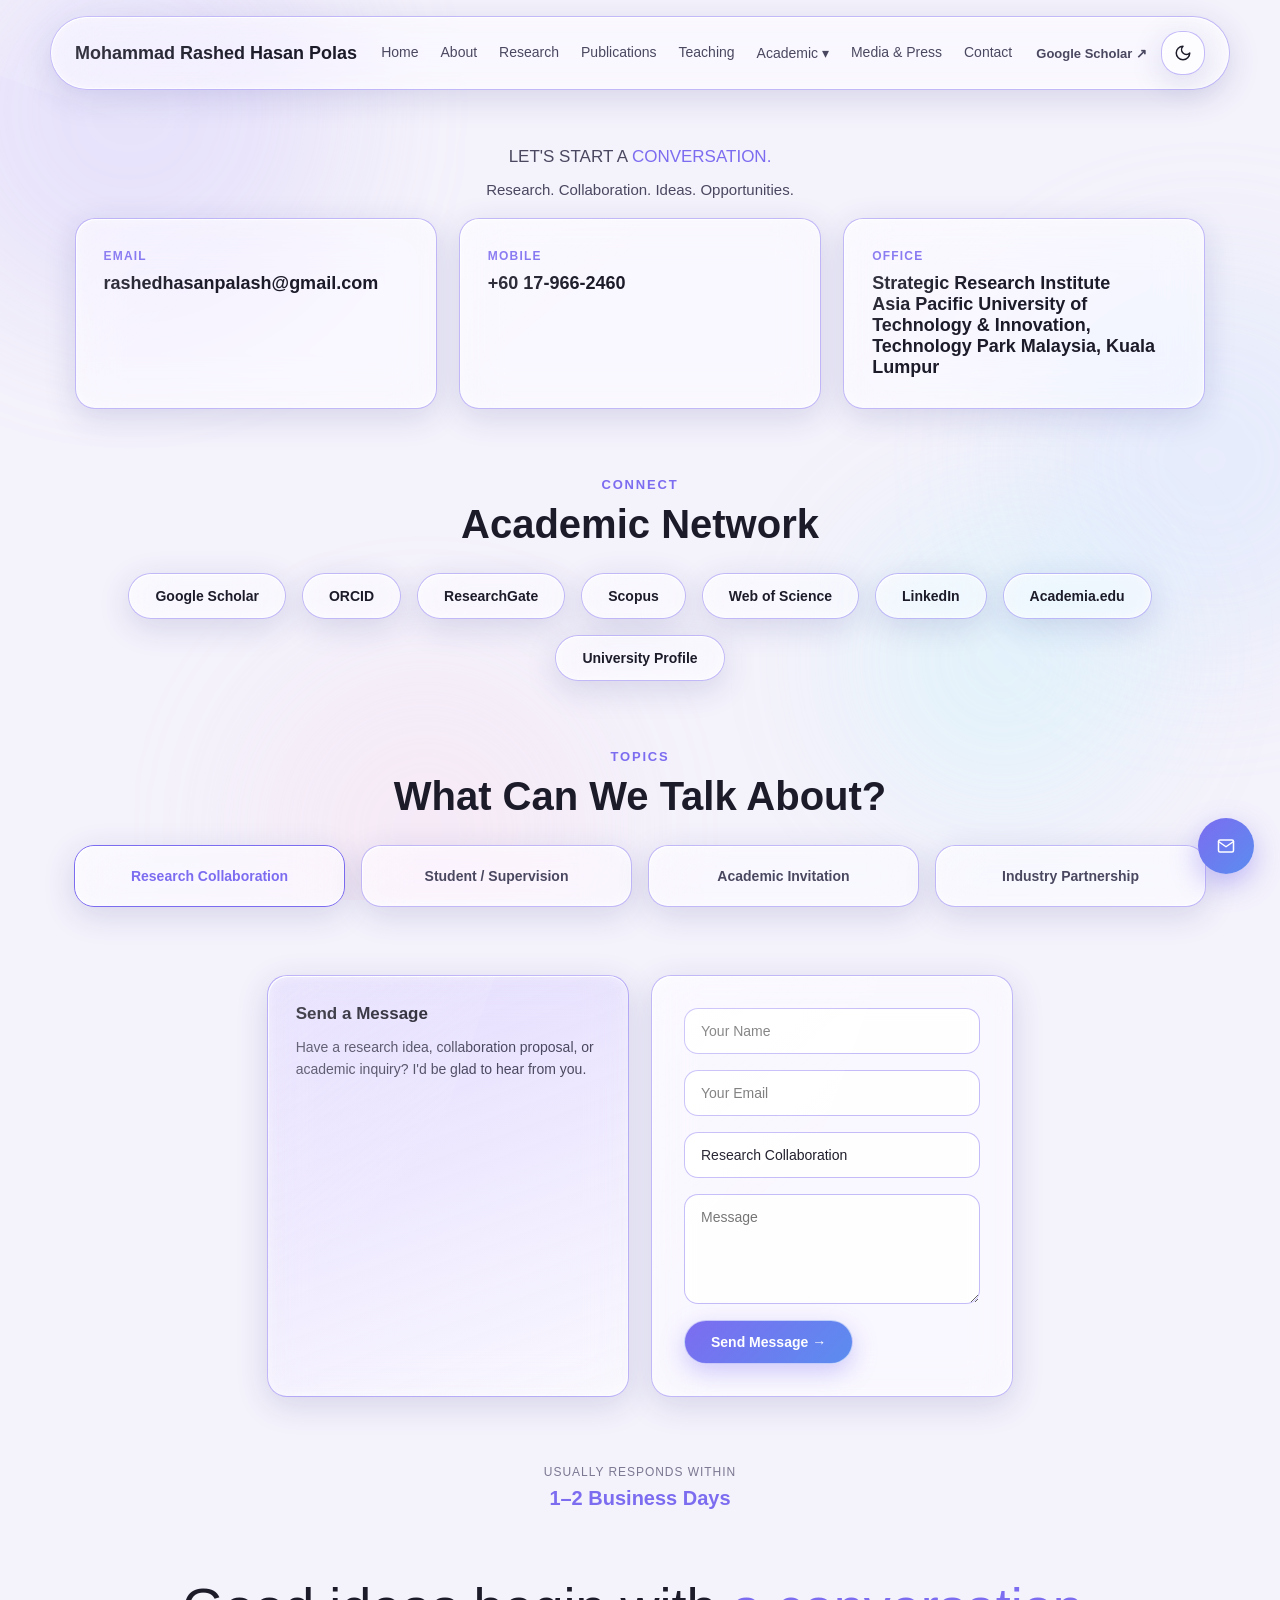
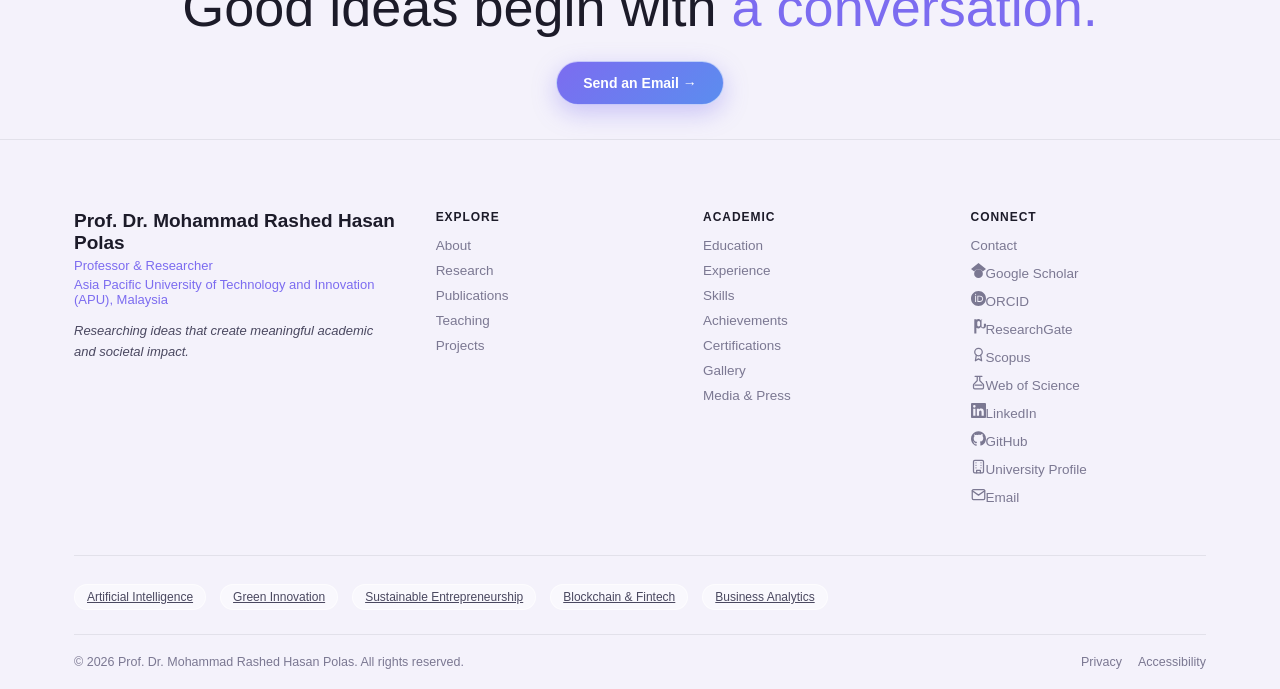
<file: contact.html>
<!DOCTYPE html>
<html lang="en">
<head>
<meta charset="UTF-8"><meta name="viewport" content="width=device-width, initial-scale=1.0">
<title>Contact</title>
<link rel="stylesheet" href="css/color.css">
<link rel="stylesheet" href="css/color-dark.css">
<link rel="stylesheet" href="css/style.css">
<link rel="stylesheet" href="css/components.css">
<link rel="stylesheet" href="css/responsive.css">
<style>
.form-field { display:block; width:100%; margin-bottom:16px; padding:14px 16px; border-radius:14px; border:1.5px solid var(--card-border); background:var(--glass-bg-strong); color:var(--text-primary); font-family:inherit; font-size:14px; }
.form-field:focus { outline:none; border-color:var(--accent-primary); }
</style>
</head>
<body>
<div class="bg-layers"><div class="orb orb-1"></div><div class="orb orb-2"></div><div class="orb orb-3"></div><div class="orb orb-4"></div></div>

<header class="navbar glass">
  <div class="logo">Mohammad Rashed Hasan Polas</div>
  <nav id="navMenu">
    <a href="index.html">Home</a>
    <a href="about.html">About</a>
    <a href="research.html">Research</a>
    <a href="publications.html">Publications</a>
    <a href="teaching.html">Teaching</a>
    <div class="nav-dropdown">
      <span style="cursor:pointer; color:var(--text-secondary); font-size:14px; font-weight:500;">Academic ▾</span>
      <div class="glass nav-dropdown-menu">
        <a href="education.html">01 Education<span class="menu-sub">Academic journey</span></a>
        <a href="skills.html">04 Skills<span class="menu-sub">Expertise</span></a>
        <a href="experience.html">02 Experience<span class="menu-sub">Career history</span></a>
        <a href="achievements.html">05 Achievements<span class="menu-sub">Recognition</span></a>
        <a href="projects.html">03 Projects<span class="menu-sub">Research work</span></a>
        <a href="certifications.html">06 Certifications<span class="menu-sub">Credentials</span></a>
        <a href="gallery.html">07 Gallery<span class="menu-sub">Photos</span></a>
      </div>
    </div>
    <a href="media.html">Media & Press</a>
    <a href="contact.html">Contact</a>
  </nav>
  <div class="nav-right">
    <a href="https://scholar.google.com/citations?user=yGs2dsMAAAAJ&hl=en" class="nav-scholar-link" target="_blank" rel="noopener">Google Scholar ↗</a>
    <div class="nav-toggle glass" id="navToggle" data-icon="menu"></div>
    <div class="theme-toggle glass" id="themeToggle"></div>
  </div>
</header>

<section class="hero" style="min-height:auto; padding:130px 0 20px;">
  <div class="container" style="text-align:center;">
    <p class="editorial-heading reveal is-visible">LET'S START A <span>CONVERSATION.</span></p>
    <p style="margin-top:14px; color:var(--text-secondary); font-size:15px;">Research. Collaboration. Ideas. Opportunities.</p>
  </div>
</section>

<section id="direct-contact" style="padding-top:0;">
  <div class="container">
    <div class="cards-grid stagger">
      <div class="glass contact-block reveal tilt">
        <div class="label">Email</div>
        <div class="value">rashedhasanpalash@gmail.com</div>
      </div>
      <div class="glass contact-block reveal tilt">
        <div class="label">Mobile</div>
        <div class="value">+60 17-966-2460</div>
      </div>
      <div class="glass contact-block reveal tilt">
        <div class="label">Office</div>
        <div class="value">Strategic Research Institute<br>Asia Pacific University of Technology & Innovation, Technology Park Malaysia, Kuala Lumpur</div>
      </div>
    </div>
  </div>
</section>

<section id="academic-network">
  <div class="container">
    <div class="section-heading reveal">
      <div class="eyebrow">Connect</div>
      <h2>Academic Network</h2>
    </div>
    <div class="network-nodes reveal">
      <a href="https://scholar.google.com/citations?hl=en&user=yGs2dsMAAAAJ" class="glass" target="_blank" rel="noopener">Google Scholar</a>
      <a href="https://orcid.org/0000-0002-6080-1075" class="glass" target="_blank" rel="noopener">ORCID</a>
      <a href="https://www.researchgate.net/profile/Mohammad_Polas" class="glass" target="_blank" rel="noopener">ResearchGate</a>
      <a href="https://www.scopus.com/authid/detail.uri?authorId=57215569195" class="glass" target="_blank" rel="noopener">Scopus</a>
      <a href="https://publons.com/researcher/3845805/mohammad-rashed-hasan-polas/" class="glass" target="_blank" rel="noopener">Web of Science</a>
      <a href="https://www.linkedin.com/in/mohammad-rashed-hasan-polas-ph-d-a8521589/" class="glass" target="_blank" rel="noopener">LinkedIn</a>
      <a href="https://limkokwing.academia.edu/MohammadRashedHasanPloas" class="glass" target="_blank" rel="noopener">Academia.edu</a>
      <a href="https://apu.edu.my/" class="glass" target="_blank" rel="noopener">University Profile</a>
    </div>
  </div>
</section>

<section id="collaboration-types">
  <div class="container">
    <div class="section-heading reveal">
      <div class="eyebrow">Topics</div>
      <h2>What Can We Talk About?</h2>
    </div>
    <div class="collab-selector reveal" id="collabSelector">
      <div class="glass collab-option active" data-subject="Research Collaboration">Research Collaboration</div>
      <div class="glass collab-option" data-subject="Student / Supervision">Student / Supervision</div>
      <div class="glass collab-option" data-subject="Academic Invitation">Academic Invitation</div>
      <div class="glass collab-option" data-subject="Industry Partnership">Industry Partnership</div>
    </div>
  </div>
</section>

<section id="contact-form">
  <div class="container">
    <div class="cards-grid stagger" style="grid-template-columns: 0.8fr 1.2fr;">
      <div class="glass glass-card glass-tint-lavender reveal">
        <div class="card-title">Send a Message</div>
        <div class="card-desc" style="margin-top:12px;">Have a research idea, collaboration proposal, or academic inquiry? I'd be glad to hear from you.</div>
      </div>
      <form class="glass glass-card reveal" style="padding:32px;">
        <input class="form-field" type="text" placeholder="Your Name">
        <input class="form-field" type="email" placeholder="Your Email">
        <input class="form-field" type="text" id="subjectField" placeholder="Subject" value="Research Collaboration">
        <textarea class="form-field" rows="5" placeholder="Message"></textarea>
        <button type="submit" class="btn btn-primary">Send Message →</button>
      </form>
    </div>
  </div>
</section>

<section id="response-info">
  <div class="container" style="text-align:center;">
    <p style="font-size:12px; letter-spacing:0.08em; text-transform:uppercase; color:var(--text-muted);">Usually responds within</p>
    <p style="margin-top:8px; font-size:20px; font-weight:700; color:var(--accent-primary);">1–2 Business Days</p>
  </div>
</section>

<section id="final-cta">
  <div class="container" style="text-align:center;">
    <p class="editorial-heading reveal">Good ideas begin with <span>a conversation.</span></p>
    <div style="margin-top:24px;">
      <a href="mailto:rashedhasanpalash@gmail.com" class="btn btn-primary">Send an Email →</a>
    </div>
  </div>
</section>

<footer class="footer">
  <div class="container">
    <div class="footer-grid">
      <div class="footer-identity">
        <div class="name">Prof. Dr. Mohammad Rashed Hasan Polas</div>
        <div class="role">Professor & Researcher</div>
        <div class="role">Asia Pacific University of Technology and Innovation (APU), Malaysia</div>
        <p class="statement">Researching ideas that create meaningful academic and societal impact.</p>
      </div>
      <div class="footer-col">
        <h4>Explore</h4>
        <a href="about.html">About</a>
        <a href="research.html">Research</a>
        <a href="publications.html">Publications</a>
        <a href="teaching.html">Teaching</a>
        <a href="projects.html">Projects</a>
      </div>
      <div class="footer-col">
        <h4>Academic</h4>
        <a href="education.html">Education</a>
        <a href="experience.html">Experience</a>
        <a href="skills.html">Skills</a>
        <a href="achievements.html">Achievements</a>
        <a href="certifications.html">Certifications</a>
        <a href="gallery.html">Gallery</a>
        <a href="media.html">Media & Press</a>
      </div>
      <div class="footer-col">
        <h4>Connect</h4>
        <a href="contact.html">Contact</a>
        <a href="https://scholar.google.com/citations?user=yGs2dsMAAAAJ&hl=en" target="_blank" rel="noopener" class="icon-link"><span data-icon="google-scholar" data-icon-size="15"></span>Google Scholar</a>
        <a href="https://orcid.org/0000-0002-6080-1075" target="_blank" rel="noopener" class="icon-link"><span data-icon="orcid" data-icon-size="15"></span>ORCID</a>
        <a href="#" target="_blank" rel="noopener" class="icon-link"><span data-icon="researchgate" data-icon-size="15"></span>ResearchGate</a>
        <a href="https://www.scopus.com/authid/detail.uri?authorId=57215569195" target="_blank" rel="noopener" class="icon-link"><span data-icon="award" data-icon-size="15"></span>Scopus</a>
        <a href="#" target="_blank" rel="noopener" class="icon-link"><span data-icon="flask-conical" data-icon-size="15"></span>Web of Science</a>
        <a href="#" target="_blank" rel="noopener" class="icon-link"><span data-icon="linkedin" data-icon-size="15"></span>LinkedIn</a>
        <a href="#" target="_blank" rel="noopener" class="icon-link"><span data-icon="github" data-icon-size="15"></span>GitHub</a>
        <a href="#" target="_blank" rel="noopener" class="icon-link"><span data-icon="building" data-icon-size="15"></span>University Profile</a>
        <a href="mailto:rashedhasanpalash@gmail.com" class="icon-link"><span data-icon="mail" data-icon-size="15"></span>Email</a>
      </div>
    </div>
    <div class="footer-tags">
      <a href="research.html" class="tag">Artificial Intelligence</a>
      <a href="research.html" class="tag">Green Innovation</a>
      <a href="research.html" class="tag">Sustainable Entrepreneurship</a>
      <a href="research.html" class="tag">Blockchain & Fintech</a>
      <a href="research.html" class="tag">Business Analytics</a>
    </div>
    <div class="footer-bottom">
      <span>&copy; 2026 Prof. Dr. Mohammad Rashed Hasan Polas. All rights reserved.</span>
      <span><a href="#">Privacy</a><a href="#">Accessibility</a></span>
    </div>
  </div>
</footer>
<a href="mailto:rashedhasanpalash@gmail.com" class="float-email" title="Email" data-icon="mail"></a>

<script src="js/cursor-fx.js"></script>
<script src="js/utils/icons.js"></script>
<script src="js/main.js"></script>
<script>
document.querySelectorAll('.collab-option').forEach(opt => {
  opt.addEventListener('click', () => {
    document.querySelectorAll('.collab-option').forEach(o => o.classList.remove('active'));
    opt.classList.add('active');
    document.getElementById('subjectField').value = opt.dataset.subject;
  });
});
</script>
</body>
</html>
</file>
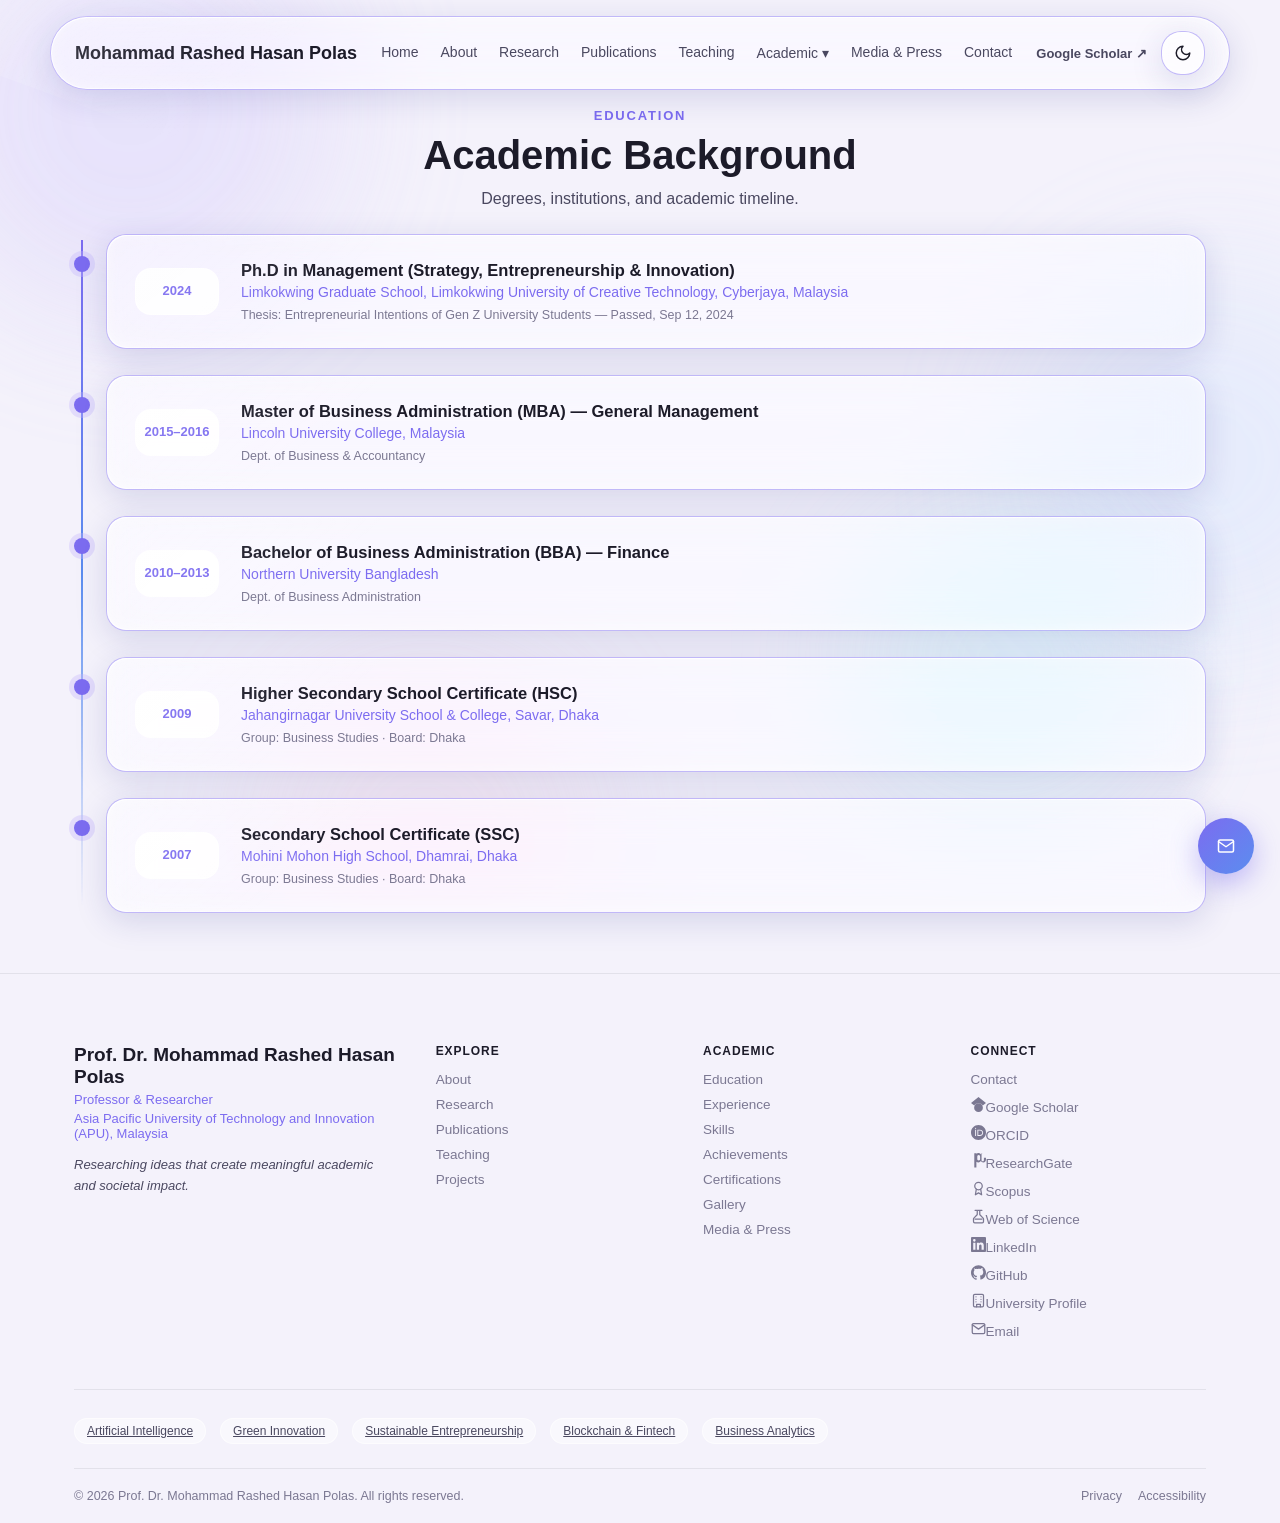
<file: education.html>
<!DOCTYPE html>
<html lang="en">
<head>
<meta charset="UTF-8"><meta name="viewport" content="width=device-width, initial-scale=1.0">
<title>Education</title>
<link rel="stylesheet" href="css/color.css">
<link rel="stylesheet" href="css/color-dark.css">
<link rel="stylesheet" href="css/style.css">
<link rel="stylesheet" href="css/components.css">
<link rel="stylesheet" href="css/responsive.css">
</head>
<body>
<div class="bg-layers"><div class="orb orb-1"></div><div class="orb orb-2"></div><div class="orb orb-3"></div><div class="orb orb-4"></div></div>

<header class="navbar glass">
  <div class="logo" data-bind="site_name">Mohammad Rashed Hasan Polas</div>
  <nav id="navMenu">
    <a href="index.html">Home</a>
    <a href="about.html">About</a>
    <a href="research.html">Research</a>
    <a href="publications.html">Publications</a>
    <a href="teaching.html">Teaching</a>
    <div class="nav-dropdown">
      <span style="cursor:pointer; color:var(--text-secondary); font-size:14px; font-weight:500;">Academic ▾</span>
      <div class="glass nav-dropdown-menu">
        <a href="education.html">01 Education<span class="menu-sub">Academic journey</span></a>
        <a href="skills.html">04 Skills<span class="menu-sub">Expertise</span></a>
        <a href="experience.html">02 Experience<span class="menu-sub">Career history</span></a>
        <a href="achievements.html">05 Achievements<span class="menu-sub">Recognition</span></a>
        <a href="projects.html">03 Projects<span class="menu-sub">Research work</span></a>
        <a href="certifications.html">06 Certifications<span class="menu-sub">Credentials</span></a>
        <a href="gallery.html">07 Gallery<span class="menu-sub">Photos</span></a>
      </div>
    </div>
    <a href="media.html">Media & Press</a>
    <a href="contact.html">Contact</a>
  </nav>
  <div class="nav-right">
    <a href="https://scholar.google.com/citations?user=yGs2dsMAAAAJ&hl=en" class="nav-scholar-link" target="_blank" rel="noopener">Google Scholar ↗</a>
    <div class="nav-toggle glass" id="navToggle" data-icon="menu"></div>
    <div class="theme-toggle glass" id="themeToggle"></div>
  </div>
</header>

<section style="padding-top:108px;">
  <div class="container">
    <div class="section-heading reveal">
      <div class="eyebrow">Education</div>
      <h2>Academic Background</h2>
      <p>Degrees, institutions, and academic timeline.</p>
    </div>

    <div class="v-timeline" id="educationList"></div>
  </div>
</section>

<footer class="footer">
  <div class="container">
    <div class="footer-grid">
      <div class="footer-identity">
        <div class="name" data-bind="site_name">Prof. Dr. Mohammad Rashed Hasan Polas</div>
        <div class="role" data-bind="tagline">Professor & Researcher</div>
        <div class="role" data-bind="university">Asia Pacific University of Technology and Innovation (APU), Malaysia</div>
        <p class="statement" data-bind="statement">Researching ideas that create meaningful academic and societal impact.</p>
      </div>
      <div class="footer-col">
        <h4>Explore</h4>
        <a href="about.html">About</a>
        <a href="research.html">Research</a>
        <a href="publications.html">Publications</a>
        <a href="teaching.html">Teaching</a>
        <a href="projects.html">Projects</a>
      </div>
      <div class="footer-col">
        <h4>Academic</h4>
        <a href="education.html">Education</a>
        <a href="experience.html">Experience</a>
        <a href="skills.html">Skills</a>
        <a href="achievements.html">Achievements</a>
        <a href="certifications.html">Certifications</a>
        <a href="gallery.html">Gallery</a>
        <a href="media.html">Media & Press</a>
      </div>
      <div class="footer-col">
        <h4>Connect</h4>
        <a href="contact.html">Contact</a>
        <a href="https://scholar.google.com/citations?user=yGs2dsMAAAAJ&hl=en" data-bind-href="scholar_url" target="_blank" rel="noopener" class="icon-link"><span data-icon="google-scholar" data-icon-size="15"></span>Google Scholar</a>
        <a href="https://orcid.org/0000-0002-6080-1075" data-bind-href="orcid_url" target="_blank" rel="noopener" class="icon-link"><span data-icon="orcid" data-icon-size="15"></span>ORCID</a>
        <a href="https://www.researchgate.net/profile/Mohammad_Polas" data-bind-href="researchgate_url" target="_blank" rel="noopener" class="icon-link"><span data-icon="researchgate" data-icon-size="15"></span>ResearchGate</a>
        <a href="https://www.scopus.com/authid/detail.uri?authorId=57215569195" data-bind-href="scopus_url" target="_blank" rel="noopener" class="icon-link"><span data-icon="award" data-icon-size="15"></span>Scopus</a>
        <a href="https://publons.com/researcher/3845805/mohammad-rashed-hasan-polas/" data-bind-href="wos_url" target="_blank" rel="noopener" class="icon-link"><span data-icon="flask-conical" data-icon-size="15"></span>Web of Science</a>
        <a href="https://www.linkedin.com/in/mohammad-rashed-hasan-polas-ph-d-a8521589/" data-bind-href="linkedin_url" target="_blank" rel="noopener" class="icon-link"><span data-icon="linkedin" data-icon-size="15"></span>LinkedIn</a>
        <a href="#" data-bind-href="github_url" target="_blank" rel="noopener" class="icon-link"><span data-icon="github" data-icon-size="15"></span>GitHub</a>
        <a href="https://apu.edu.my/" data-bind-href="university_profile_url" target="_blank" rel="noopener" class="icon-link"><span data-icon="building" data-icon-size="15"></span>University Profile</a>
        <a href="mailto:rashedhasanpalash@gmail.com" data-bind-mailto="email" class="icon-link"><span data-icon="mail" data-icon-size="15"></span>Email</a>
      </div>
    </div>
    <div class="footer-tags">
      <a href="research.html" class="tag">Artificial Intelligence</a>
      <a href="research.html" class="tag">Green Innovation</a>
      <a href="research.html" class="tag">Sustainable Entrepreneurship</a>
      <a href="research.html" class="tag">Blockchain & Fintech</a>
      <a href="research.html" class="tag">Business Analytics</a>
    </div>
    <div class="footer-bottom">
      <span>&copy; 2026 <span data-bind="site_name">Prof. Dr. Mohammad Rashed Hasan Polas</span>. All rights reserved.</span>
      <span><a href="#">Privacy</a><a href="#">Accessibility</a></span>
    </div>
  </div>
</footer>
<a href="mailto:rashedhasanpalash@gmail.com" data-bind-mailto="email" class="float-email" title="Email" data-icon="mail"></a>

<script src="js/cursor-fx.js"></script>
<script src="js/utils/icons.js"></script>
<script src="js/main.js"></script>
<script src="js/utils/siteSettings.js"></script>
<script src="js/utils/dataApi.js"></script>
<script>
loadSection("education", "educationList", (e) => `
  <div class="v-timeline-item">
    <div class="v-timeline-dot"></div>
    <div class="glass education-card reveal" data-item-id="${e._id}">
      <div class="education-year-badge">${e.badge || ""}</div>
      <div>
        <div class="education-degree">${e.degree}</div>
        ${e.institution ? `<div class="education-institution">${e.institution}</div>` : ""}
        ${e.meta ? `<div class="education-meta">${e.meta}</div>` : ""}
      </div>
    </div>
  </div>`, { emptyHTML: '<p style="text-align:center;color:var(--text-muted);">No education entries added yet.</p>' });
</script>
</body>
</html>
</file>
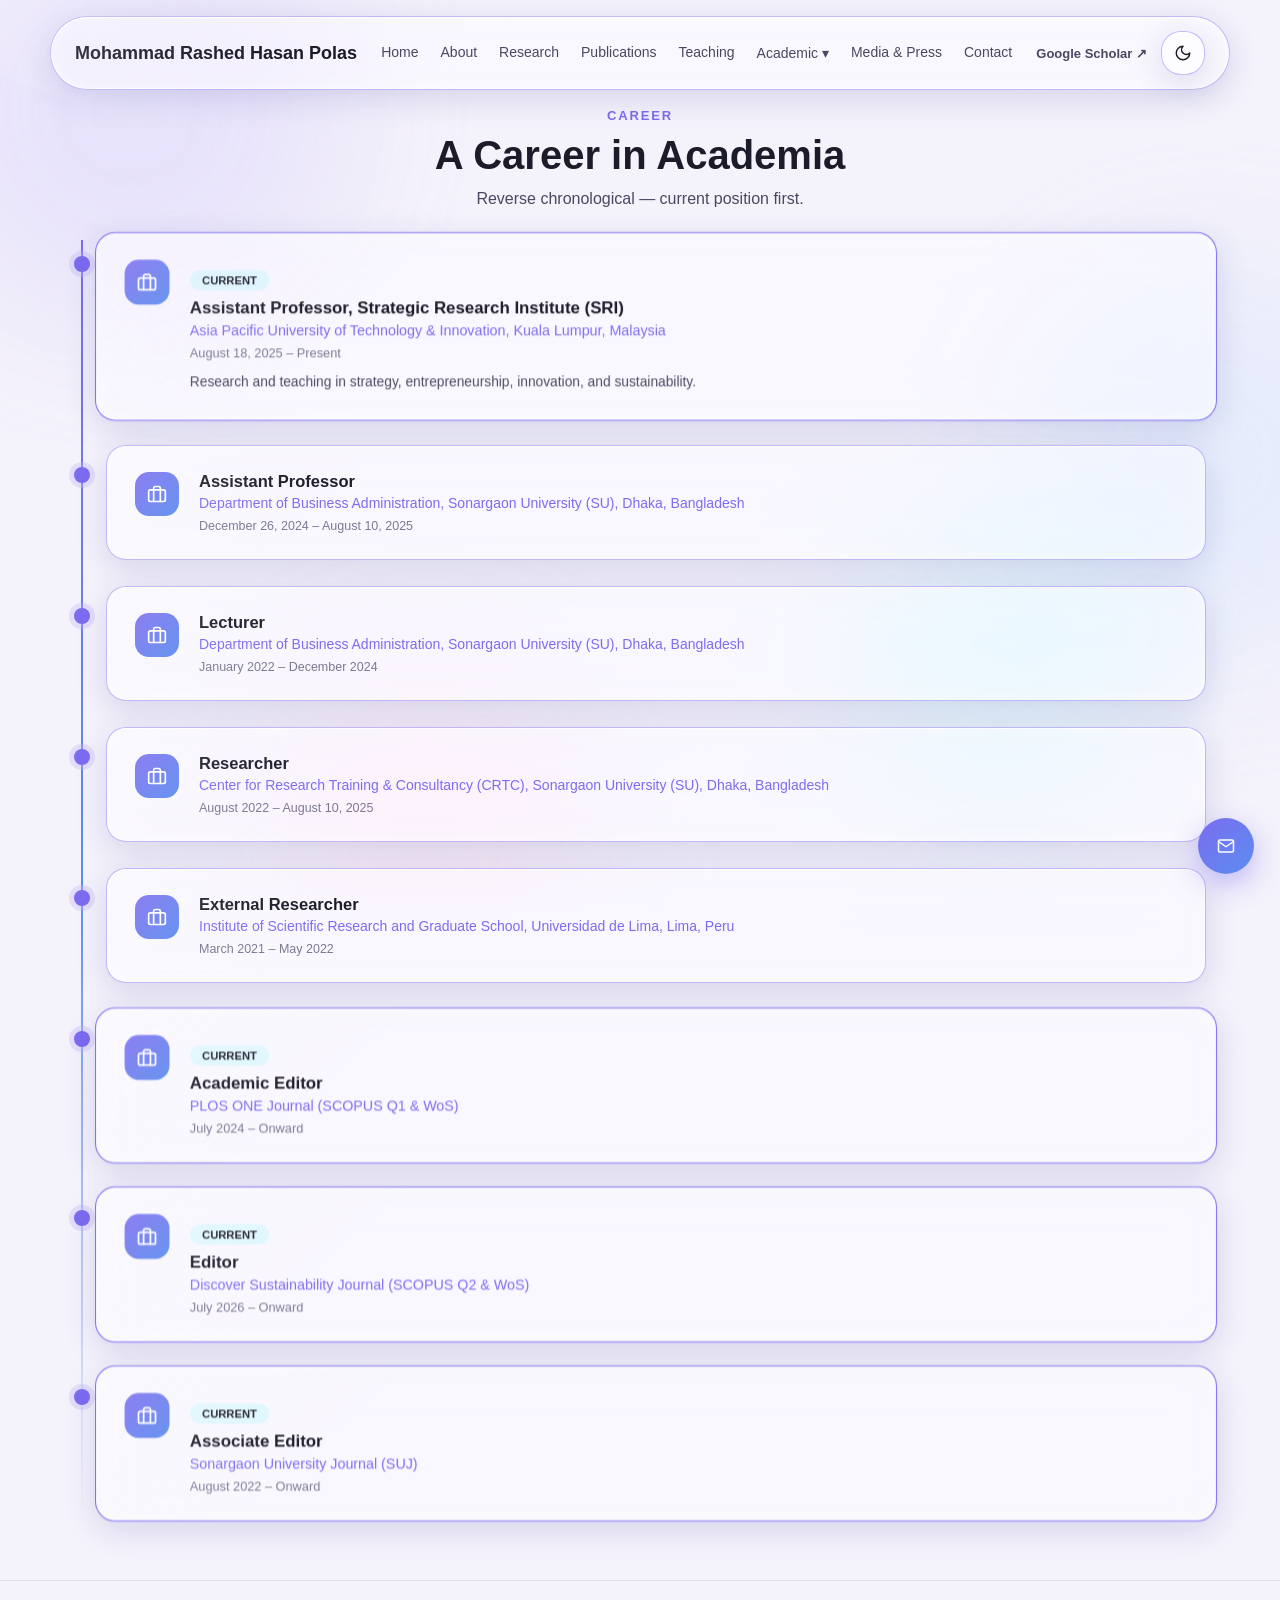
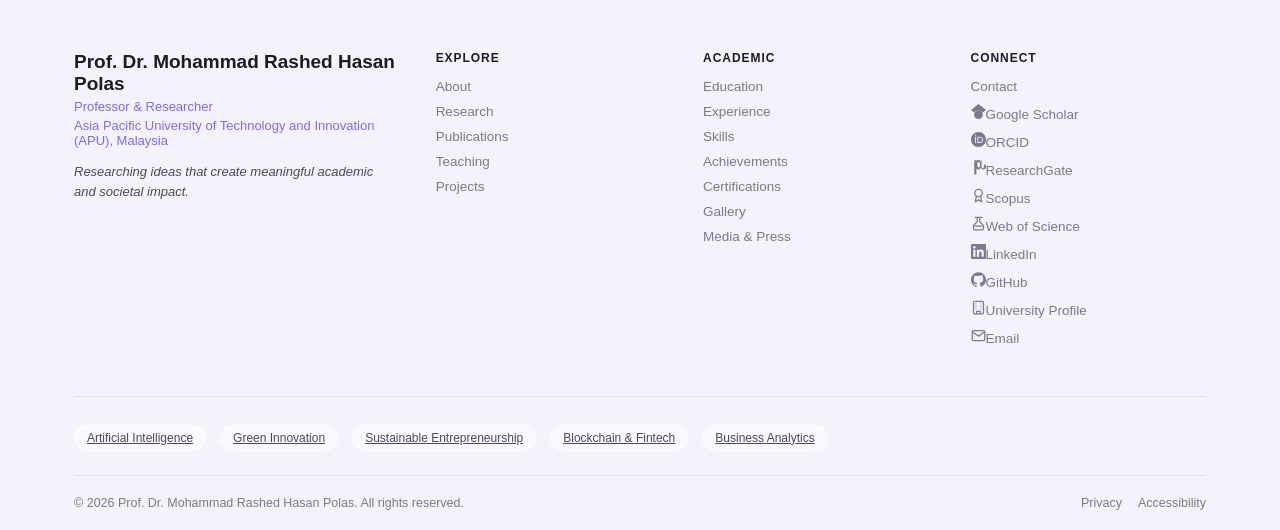
<file: experience.html>
<!DOCTYPE html>
<html lang="en">
<head>
<meta charset="UTF-8"><meta name="viewport" content="width=device-width, initial-scale=1.0">
<title>Experience</title>
<link rel="stylesheet" href="css/color.css">
<link rel="stylesheet" href="css/color-dark.css">
<link rel="stylesheet" href="css/style.css">
<link rel="stylesheet" href="css/components.css">
<link rel="stylesheet" href="css/responsive.css">
</head>
<body>
<div class="bg-layers"><div class="orb orb-1"></div><div class="orb orb-2"></div><div class="orb orb-3"></div><div class="orb orb-4"></div></div>

<header class="navbar glass">
  <div class="logo" data-bind="site_name">Mohammad Rashed Hasan Polas</div>
  <nav id="navMenu">
    <a href="index.html">Home</a>
    <a href="about.html">About</a>
    <a href="research.html">Research</a>
    <a href="publications.html">Publications</a>
    <a href="teaching.html">Teaching</a>
    <div class="nav-dropdown">
      <span style="cursor:pointer; color:var(--text-secondary); font-size:14px; font-weight:500;">Academic ▾</span>
      <div class="glass nav-dropdown-menu">
        <a href="education.html">01 Education<span class="menu-sub">Academic journey</span></a>
        <a href="skills.html">04 Skills<span class="menu-sub">Expertise</span></a>
        <a href="experience.html">02 Experience<span class="menu-sub">Career history</span></a>
        <a href="achievements.html">05 Achievements<span class="menu-sub">Recognition</span></a>
        <a href="projects.html">03 Projects<span class="menu-sub">Research work</span></a>
        <a href="certifications.html">06 Certifications<span class="menu-sub">Credentials</span></a>
        <a href="gallery.html">07 Gallery<span class="menu-sub">Photos</span></a>
      </div>
    </div>
    <a href="media.html">Media & Press</a>
    <a href="contact.html">Contact</a>
  </nav>
  <div class="nav-right">
    <a href="https://scholar.google.com/citations?user=yGs2dsMAAAAJ&hl=en" class="nav-scholar-link" target="_blank" rel="noopener">Google Scholar ↗</a>
    <div class="nav-toggle glass" id="navToggle" data-icon="menu"></div>
    <div class="theme-toggle glass" id="themeToggle"></div>
  </div>
</header>

<section style="padding-top:108px;">
  <div class="container">
    <div class="section-heading reveal">
      <div class="eyebrow">Career</div>
      <h2>A Career in Academia</h2>
      <p>Reverse chronological — current position first.</p>
    </div>

    <div class="v-timeline" id="experienceList"></div>
  </div>
</section>

<footer class="footer">
  <div class="container">
    <div class="footer-grid">
      <div class="footer-identity">
        <div class="name" data-bind="site_name">Prof. Dr. Mohammad Rashed Hasan Polas</div>
        <div class="role" data-bind="tagline">Professor & Researcher</div>
        <div class="role" data-bind="university">Asia Pacific University of Technology and Innovation (APU), Malaysia</div>
        <p class="statement" data-bind="statement">Researching ideas that create meaningful academic and societal impact.</p>
      </div>
      <div class="footer-col">
        <h4>Explore</h4>
        <a href="about.html">About</a>
        <a href="research.html">Research</a>
        <a href="publications.html">Publications</a>
        <a href="teaching.html">Teaching</a>
        <a href="projects.html">Projects</a>
      </div>
      <div class="footer-col">
        <h4>Academic</h4>
        <a href="education.html">Education</a>
        <a href="experience.html">Experience</a>
        <a href="skills.html">Skills</a>
        <a href="achievements.html">Achievements</a>
        <a href="certifications.html">Certifications</a>
        <a href="gallery.html">Gallery</a>
        <a href="media.html">Media & Press</a>
      </div>
      <div class="footer-col">
        <h4>Connect</h4>
        <a href="contact.html">Contact</a>
        <a href="https://scholar.google.com/citations?user=yGs2dsMAAAAJ&hl=en" data-bind-href="scholar_url" target="_blank" rel="noopener" class="icon-link"><span data-icon="google-scholar" data-icon-size="15"></span>Google Scholar</a>
        <a href="https://orcid.org/0000-0002-6080-1075" data-bind-href="orcid_url" target="_blank" rel="noopener" class="icon-link"><span data-icon="orcid" data-icon-size="15"></span>ORCID</a>
        <a href="https://www.researchgate.net/profile/Mohammad_Polas" data-bind-href="researchgate_url" target="_blank" rel="noopener" class="icon-link"><span data-icon="researchgate" data-icon-size="15"></span>ResearchGate</a>
        <a href="https://www.scopus.com/authid/detail.uri?authorId=57215569195" data-bind-href="scopus_url" target="_blank" rel="noopener" class="icon-link"><span data-icon="award" data-icon-size="15"></span>Scopus</a>
        <a href="https://publons.com/researcher/3845805/mohammad-rashed-hasan-polas/" data-bind-href="wos_url" target="_blank" rel="noopener" class="icon-link"><span data-icon="flask-conical" data-icon-size="15"></span>Web of Science</a>
        <a href="https://www.linkedin.com/in/mohammad-rashed-hasan-polas-ph-d-a8521589/" data-bind-href="linkedin_url" target="_blank" rel="noopener" class="icon-link"><span data-icon="linkedin" data-icon-size="15"></span>LinkedIn</a>
        <a href="#" data-bind-href="github_url" target="_blank" rel="noopener" class="icon-link"><span data-icon="github" data-icon-size="15"></span>GitHub</a>
        <a href="https://apu.edu.my/" data-bind-href="university_profile_url" target="_blank" rel="noopener" class="icon-link"><span data-icon="building" data-icon-size="15"></span>University Profile</a>
        <a href="mailto:rashedhasanpalash@gmail.com" data-bind-mailto="email" class="icon-link"><span data-icon="mail" data-icon-size="15"></span>Email</a>
      </div>
    </div>
    <div class="footer-tags">
      <a href="research.html" class="tag">Artificial Intelligence</a>
      <a href="research.html" class="tag">Green Innovation</a>
      <a href="research.html" class="tag">Sustainable Entrepreneurship</a>
      <a href="research.html" class="tag">Blockchain & Fintech</a>
      <a href="research.html" class="tag">Business Analytics</a>
    </div>
    <div class="footer-bottom">
      <span>&copy; 2026 <span data-bind="site_name">Prof. Dr. Mohammad Rashed Hasan Polas</span>. All rights reserved.</span>
      <span><a href="#">Privacy</a><a href="#">Accessibility</a></span>
    </div>
  </div>
</footer>
<a href="mailto:rashedhasanpalash@gmail.com" data-bind-mailto="email" class="float-email" title="Email" data-icon="mail"></a>

<script src="js/cursor-fx.js"></script>
<script src="js/utils/icons.js"></script>
<script src="js/main.js"></script>
<script src="js/utils/siteSettings.js"></script>
<script src="js/utils/dataApi.js"></script>
<script>
loadSection("experience", "experienceList", (e) => `
  <div class="v-timeline-item">
    <div class="v-timeline-dot"></div>
    <div class="glass employment-card reveal" data-item-id="${e._id}" ${e.current ? 'style="transform:scale(1.02); border-color:var(--accent-primary);"' : ""}>
      <div class="employment-rail" data-icon="briefcase" data-icon-size="20"></div>
      <div>
        ${e.current ? '<span class="status-pill" style="margin-bottom:8px; display:inline-block;">Current</span>' : ""}
        <div class="employment-role">${e.role}</div>
        ${e.org ? `<div class="employment-org">${e.org}</div>` : ""}
        ${e.meta ? `<div class="employment-meta">${e.meta}</div>` : ""}
        ${e.desc ? `<div class="employment-desc">${e.desc}</div>` : ""}
      </div>
    </div>
  </div>`, { emptyHTML: '<p style="text-align:center;color:var(--text-muted);">No experience entries added yet.</p>' });
</script>
</body>
</html>
</file>
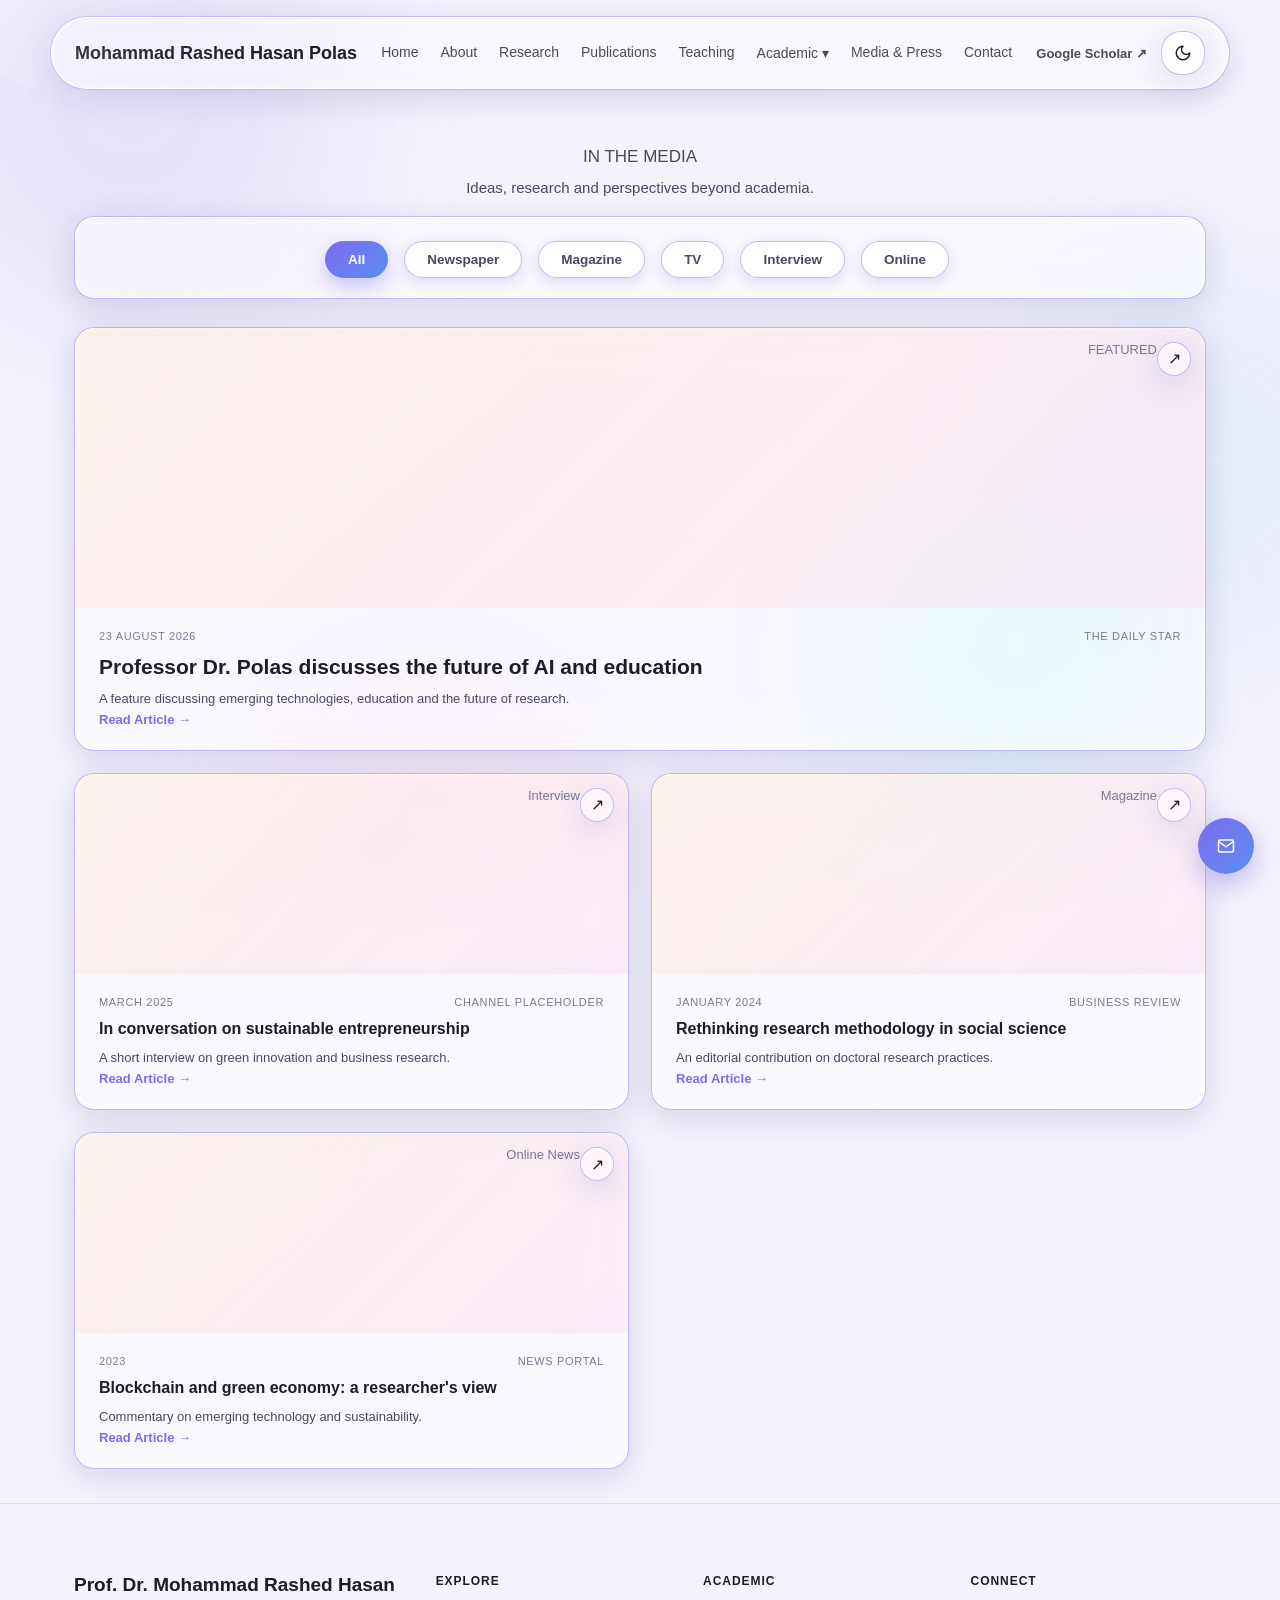
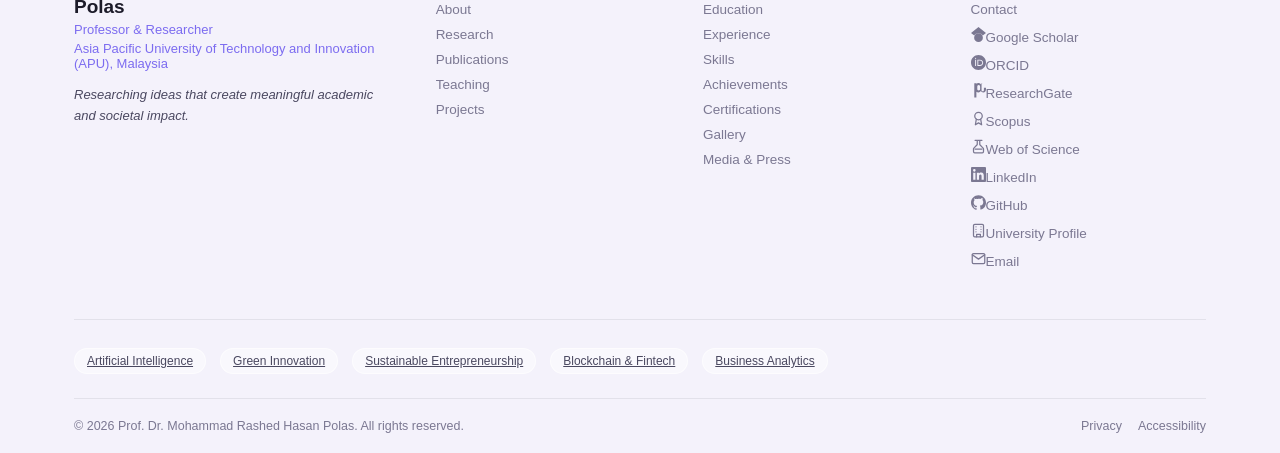
<file: media.html>
<!DOCTYPE html>
<html lang="en">
<head>
<meta charset="UTF-8"><meta name="viewport" content="width=device-width, initial-scale=1.0">
<title>Media & Press</title>
<link rel="stylesheet" href="css/color.css">
<link rel="stylesheet" href="css/color-dark.css">
<link rel="stylesheet" href="css/style.css">
<link rel="stylesheet" href="css/components.css">
<link rel="stylesheet" href="css/responsive.css">
</head>
<body>
<div class="bg-layers"><div class="orb orb-1"></div><div class="orb orb-2"></div><div class="orb orb-3"></div><div class="orb orb-4"></div></div>

<header class="navbar glass">
  <div class="logo" data-bind="site_name">Mohammad Rashed Hasan Polas</div>
  <nav id="navMenu">
    <a href="index.html">Home</a>
    <a href="about.html">About</a>
    <a href="research.html">Research</a>
    <a href="publications.html">Publications</a>
    <a href="teaching.html">Teaching</a>
    <div class="nav-dropdown">
      <span style="cursor:pointer; color:var(--text-secondary); font-size:14px; font-weight:500;">Academic ▾</span>
      <div class="glass nav-dropdown-menu">
        <a href="education.html">01 Education<span class="menu-sub">Academic journey</span></a>
        <a href="skills.html">04 Skills<span class="menu-sub">Expertise</span></a>
        <a href="experience.html">02 Experience<span class="menu-sub">Career history</span></a>
        <a href="achievements.html">05 Achievements<span class="menu-sub">Recognition</span></a>
        <a href="projects.html">03 Projects<span class="menu-sub">Research work</span></a>
        <a href="certifications.html">06 Certifications<span class="menu-sub">Credentials</span></a>
        <a href="gallery.html">07 Gallery<span class="menu-sub">Photos</span></a>
      </div>
    </div>
    <a href="media.html">Media & Press</a>
    <a href="contact.html">Contact</a>
  </nav>
  <div class="nav-right">
    <a href="https://scholar.google.com/citations?user=yGs2dsMAAAAJ&hl=en" class="nav-scholar-link" target="_blank" rel="noopener">Google Scholar ↗</a>
    <div class="nav-toggle glass" id="navToggle" data-icon="menu"></div>
    <div class="theme-toggle glass" id="themeToggle"></div>
  </div>
</header>

<section class="hero" style="min-height:auto; padding:130px 0 20px;">
  <div class="container" style="text-align:center;">
    <p class="editorial-heading reveal is-visible">IN THE MEDIA</p>
    <p style="margin-top:12px; color:var(--text-secondary); font-size:15px;">Ideas, research and perspectives beyond academia.</p>
  </div>
</section>

<section style="padding-top:0;">
  <div class="container">
    <div class="glass reveal" style="padding:20px; margin-bottom:28px; display:flex; gap:10px; justify-content:center; flex-wrap:wrap;" id="mediaFilter">
      <span class="tag filter-btn active" data-filter="all">All</span>
      <span class="tag filter-btn" data-filter="newspaper">Newspaper</span>
      <span class="tag filter-btn" data-filter="magazine">Magazine</span>
      <span class="tag filter-btn" data-filter="tv">TV</span>
      <span class="tag filter-btn" data-filter="interview">Interview</span>
      <span class="tag filter-btn" data-filter="online news">Online</span>
    </div>

    <div class="media-grid" id="mediaGrid"></div>
  </div>
</section>

<footer class="footer">
  <div class="container">
    <div class="footer-grid">
      <div class="footer-identity">
        <div class="name" data-bind="site_name">Prof. Dr. Mohammad Rashed Hasan Polas</div>
        <div class="role" data-bind="tagline">Professor & Researcher</div>
        <div class="role" data-bind="university">Asia Pacific University of Technology and Innovation (APU), Malaysia</div>
        <p class="statement" data-bind="statement">Researching ideas that create meaningful academic and societal impact.</p>
      </div>
      <div class="footer-col">
        <h4>Explore</h4>
        <a href="about.html">About</a>
        <a href="research.html">Research</a>
        <a href="publications.html">Publications</a>
        <a href="teaching.html">Teaching</a>
        <a href="projects.html">Projects</a>
      </div>
      <div class="footer-col">
        <h4>Academic</h4>
        <a href="education.html">Education</a>
        <a href="experience.html">Experience</a>
        <a href="skills.html">Skills</a>
        <a href="achievements.html">Achievements</a>
        <a href="certifications.html">Certifications</a>
        <a href="gallery.html">Gallery</a>
        <a href="media.html">Media & Press</a>
      </div>
      <div class="footer-col">
        <h4>Connect</h4>
        <a href="contact.html">Contact</a>
        <a href="https://scholar.google.com/citations?user=yGs2dsMAAAAJ&hl=en" data-bind-href="scholar_url" target="_blank" rel="noopener" class="icon-link"><span data-icon="google-scholar" data-icon-size="15"></span>Google Scholar</a>
        <a href="https://orcid.org/0000-0002-6080-1075" data-bind-href="orcid_url" target="_blank" rel="noopener" class="icon-link"><span data-icon="orcid" data-icon-size="15"></span>ORCID</a>
        <a href="https://www.researchgate.net/profile/Mohammad_Polas" data-bind-href="researchgate_url" target="_blank" rel="noopener" class="icon-link"><span data-icon="researchgate" data-icon-size="15"></span>ResearchGate</a>
        <a href="https://www.scopus.com/authid/detail.uri?authorId=57215569195" data-bind-href="scopus_url" target="_blank" rel="noopener" class="icon-link"><span data-icon="award" data-icon-size="15"></span>Scopus</a>
        <a href="https://publons.com/researcher/3845805/mohammad-rashed-hasan-polas/" data-bind-href="wos_url" target="_blank" rel="noopener" class="icon-link"><span data-icon="flask-conical" data-icon-size="15"></span>Web of Science</a>
        <a href="https://www.linkedin.com/in/mohammad-rashed-hasan-polas-ph-d-a8521589/" data-bind-href="linkedin_url" target="_blank" rel="noopener" class="icon-link"><span data-icon="linkedin" data-icon-size="15"></span>LinkedIn</a>
        <a href="#" data-bind-href="github_url" target="_blank" rel="noopener" class="icon-link"><span data-icon="github" data-icon-size="15"></span>GitHub</a>
        <a href="https://apu.edu.my/" data-bind-href="university_profile_url" target="_blank" rel="noopener" class="icon-link"><span data-icon="building" data-icon-size="15"></span>University Profile</a>
        <a href="mailto:rashedhasanpalash@gmail.com" data-bind-mailto="email" class="icon-link"><span data-icon="mail" data-icon-size="15"></span>Email</a>
      </div>
    </div>
    <div class="footer-tags">
      <a href="research.html" class="tag">Artificial Intelligence</a>
      <a href="research.html" class="tag">Green Innovation</a>
      <a href="research.html" class="tag">Sustainable Entrepreneurship</a>
      <a href="research.html" class="tag">Blockchain & Fintech</a>
      <a href="research.html" class="tag">Business Analytics</a>
    </div>
    <div class="footer-bottom">
      <span>&copy; 2026 <span data-bind="site_name">Prof. Dr. Mohammad Rashed Hasan Polas</span>. All rights reserved.</span>
      <span><a href="#">Privacy</a><a href="#">Accessibility</a></span>
    </div>
  </div>
</footer>
<a href="mailto:rashedhasanpalash@gmail.com" data-bind-mailto="email" class="float-email" title="Email" data-icon="mail"></a>

<script src="js/cursor-fx.js"></script>
<script src="js/utils/icons.js"></script>
<script src="js/main.js"></script>
<script src="js/utils/siteSettings.js"></script>
<script src="js/utils/dataApi.js"></script>
<script src="js/utils/renderMedia.js"></script>
<script>loadMedia("mediaGrid");</script>
</body>
</html>
</file>
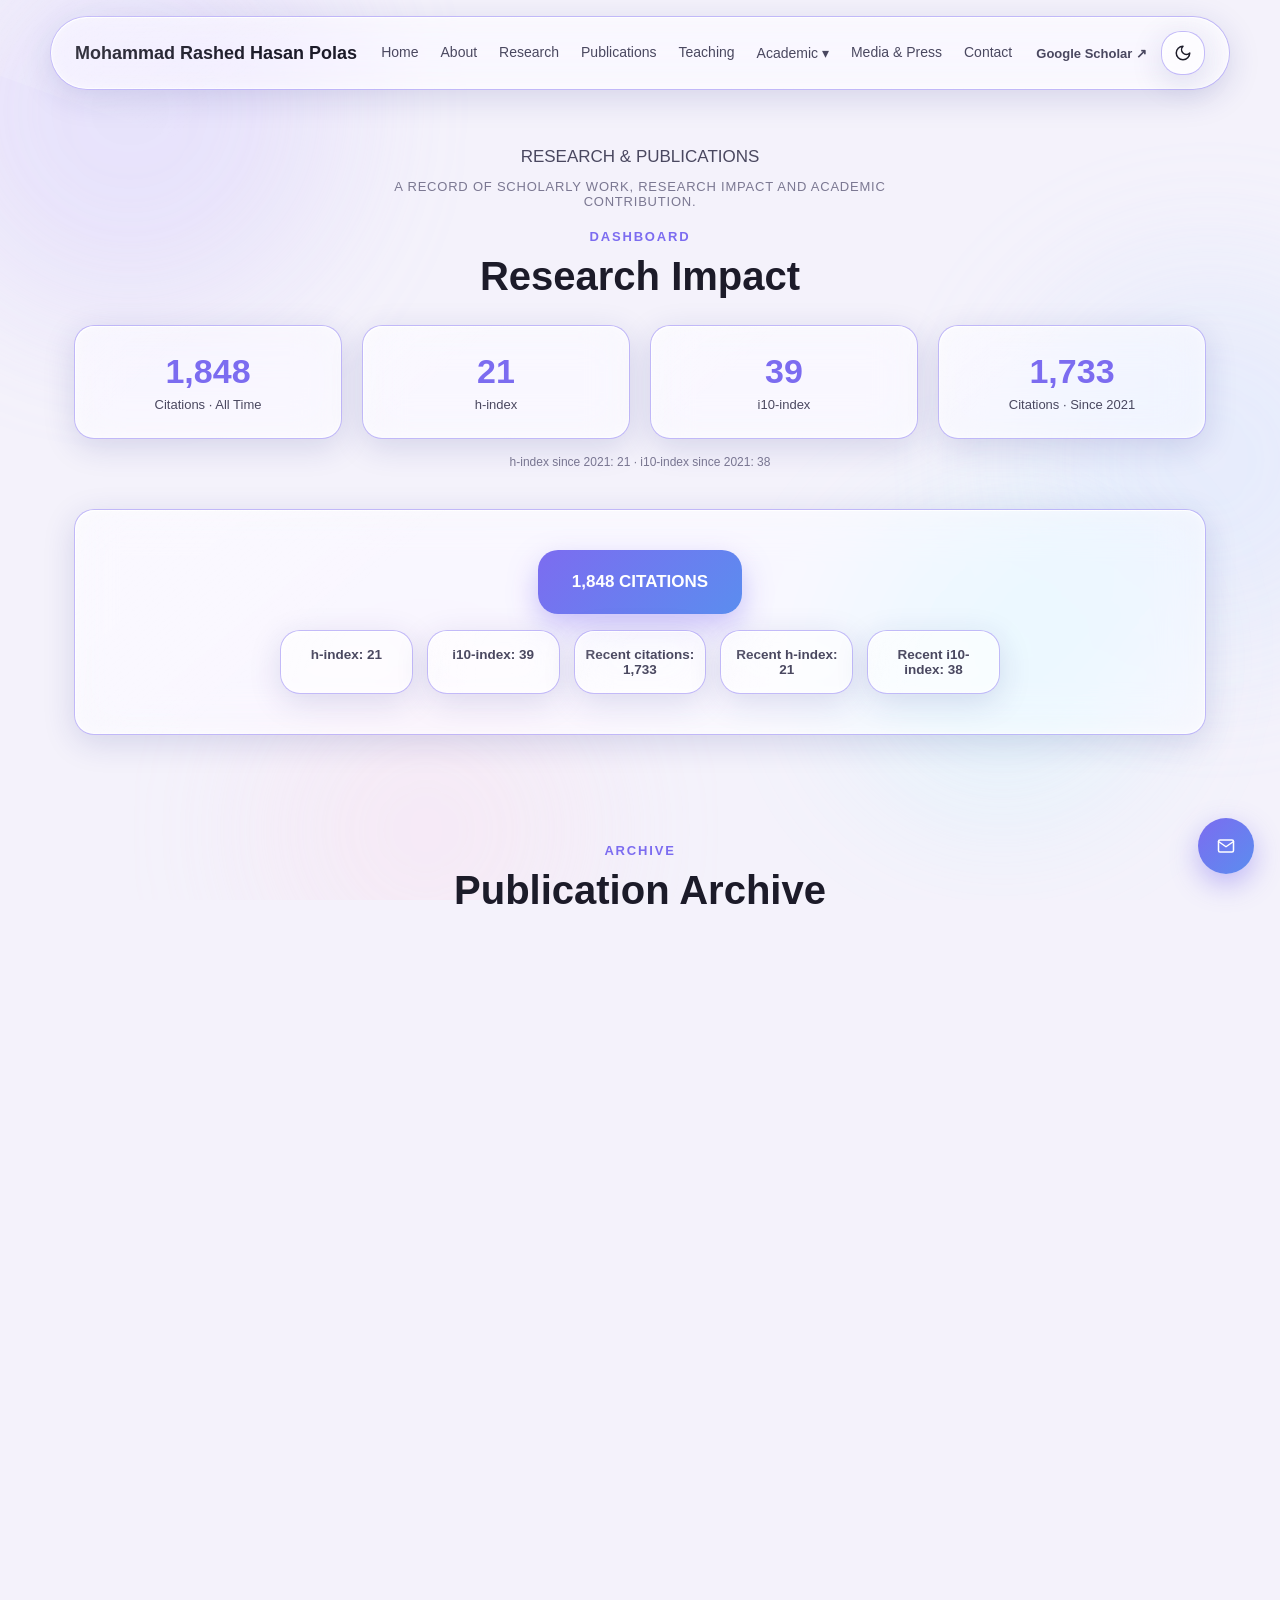
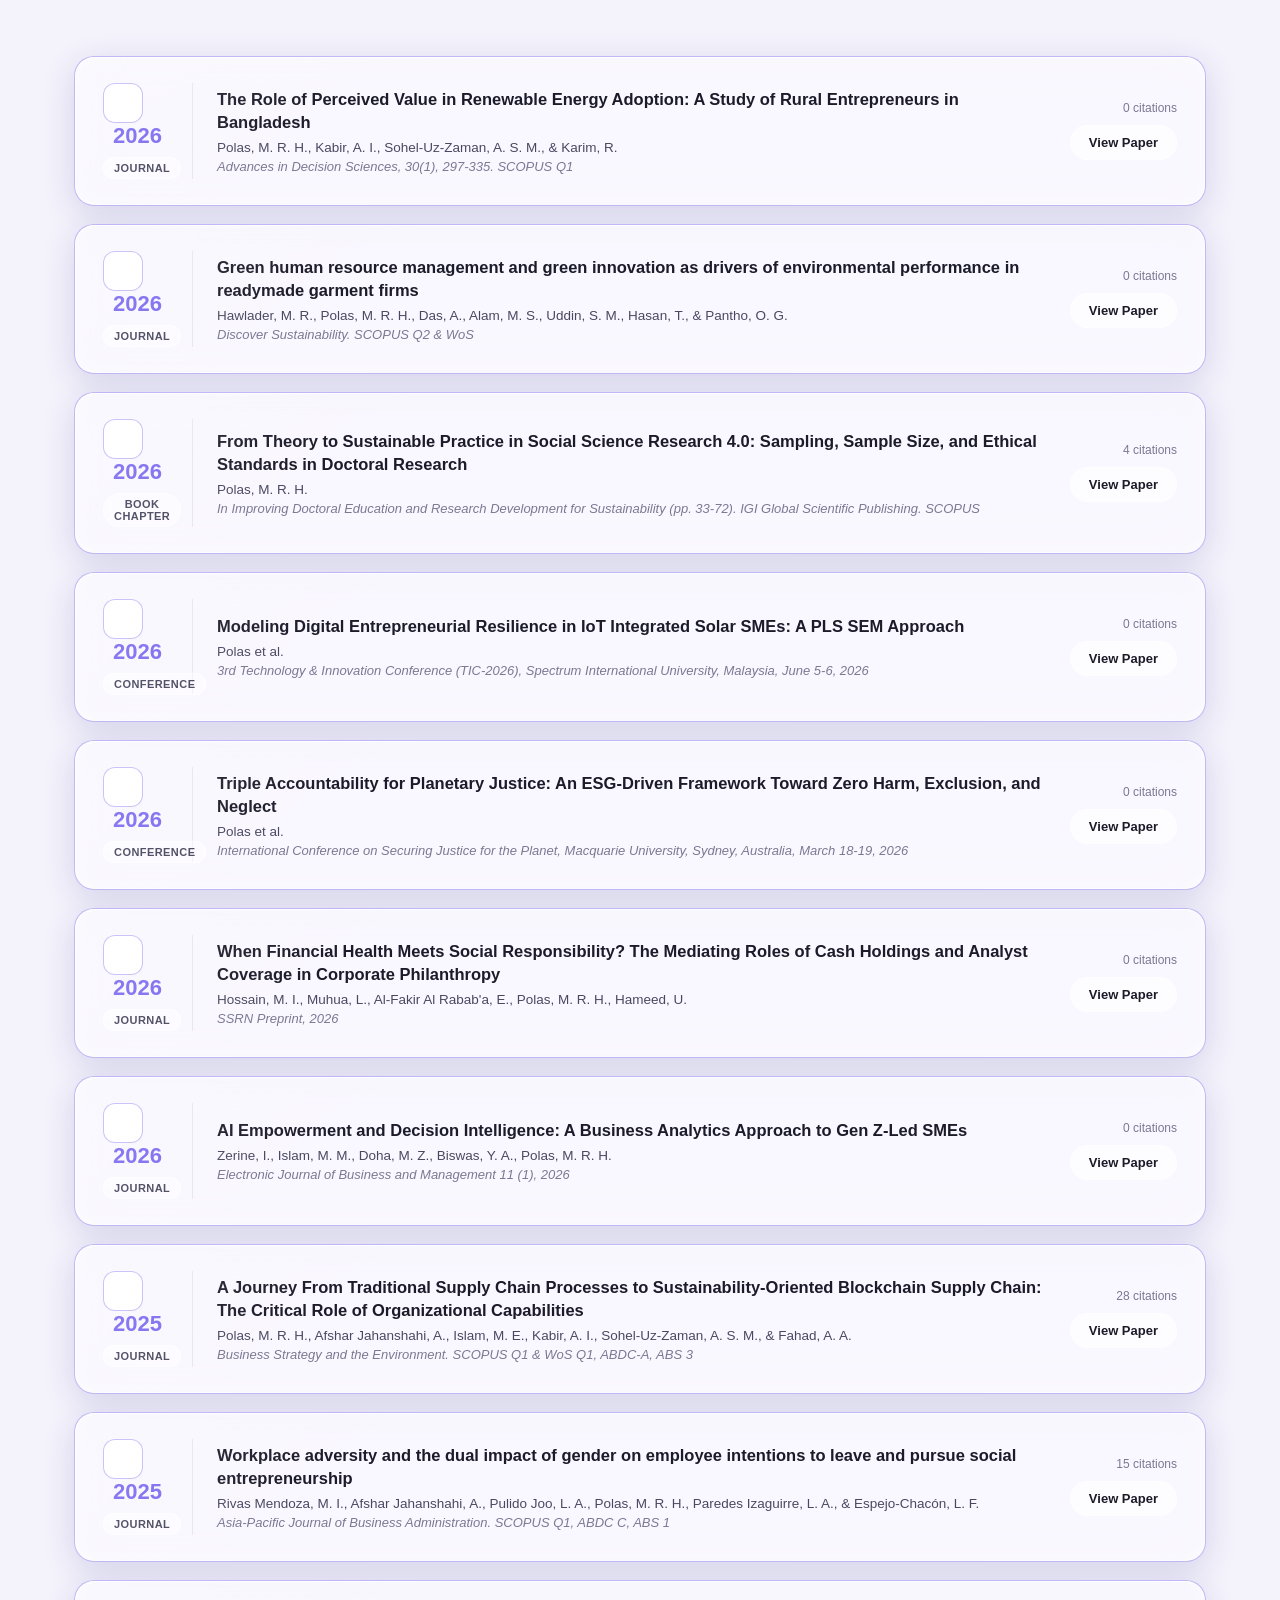
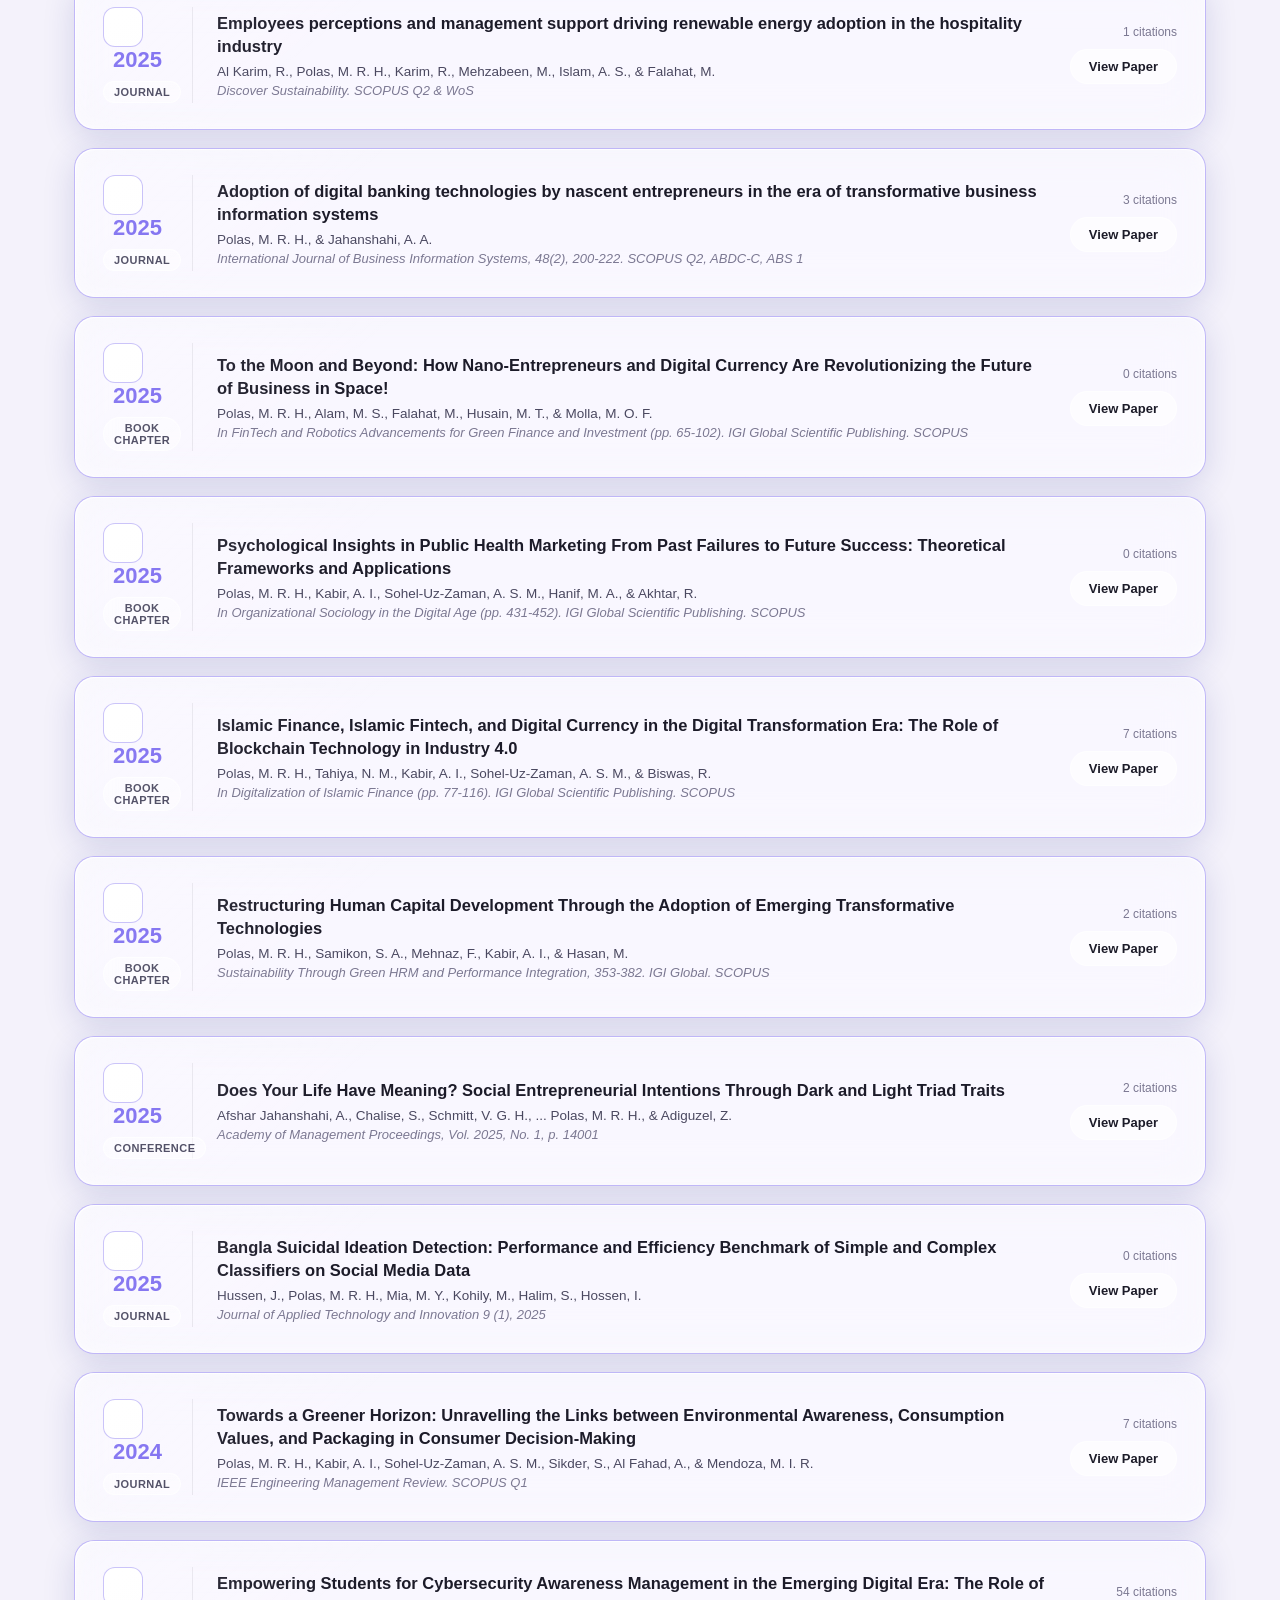
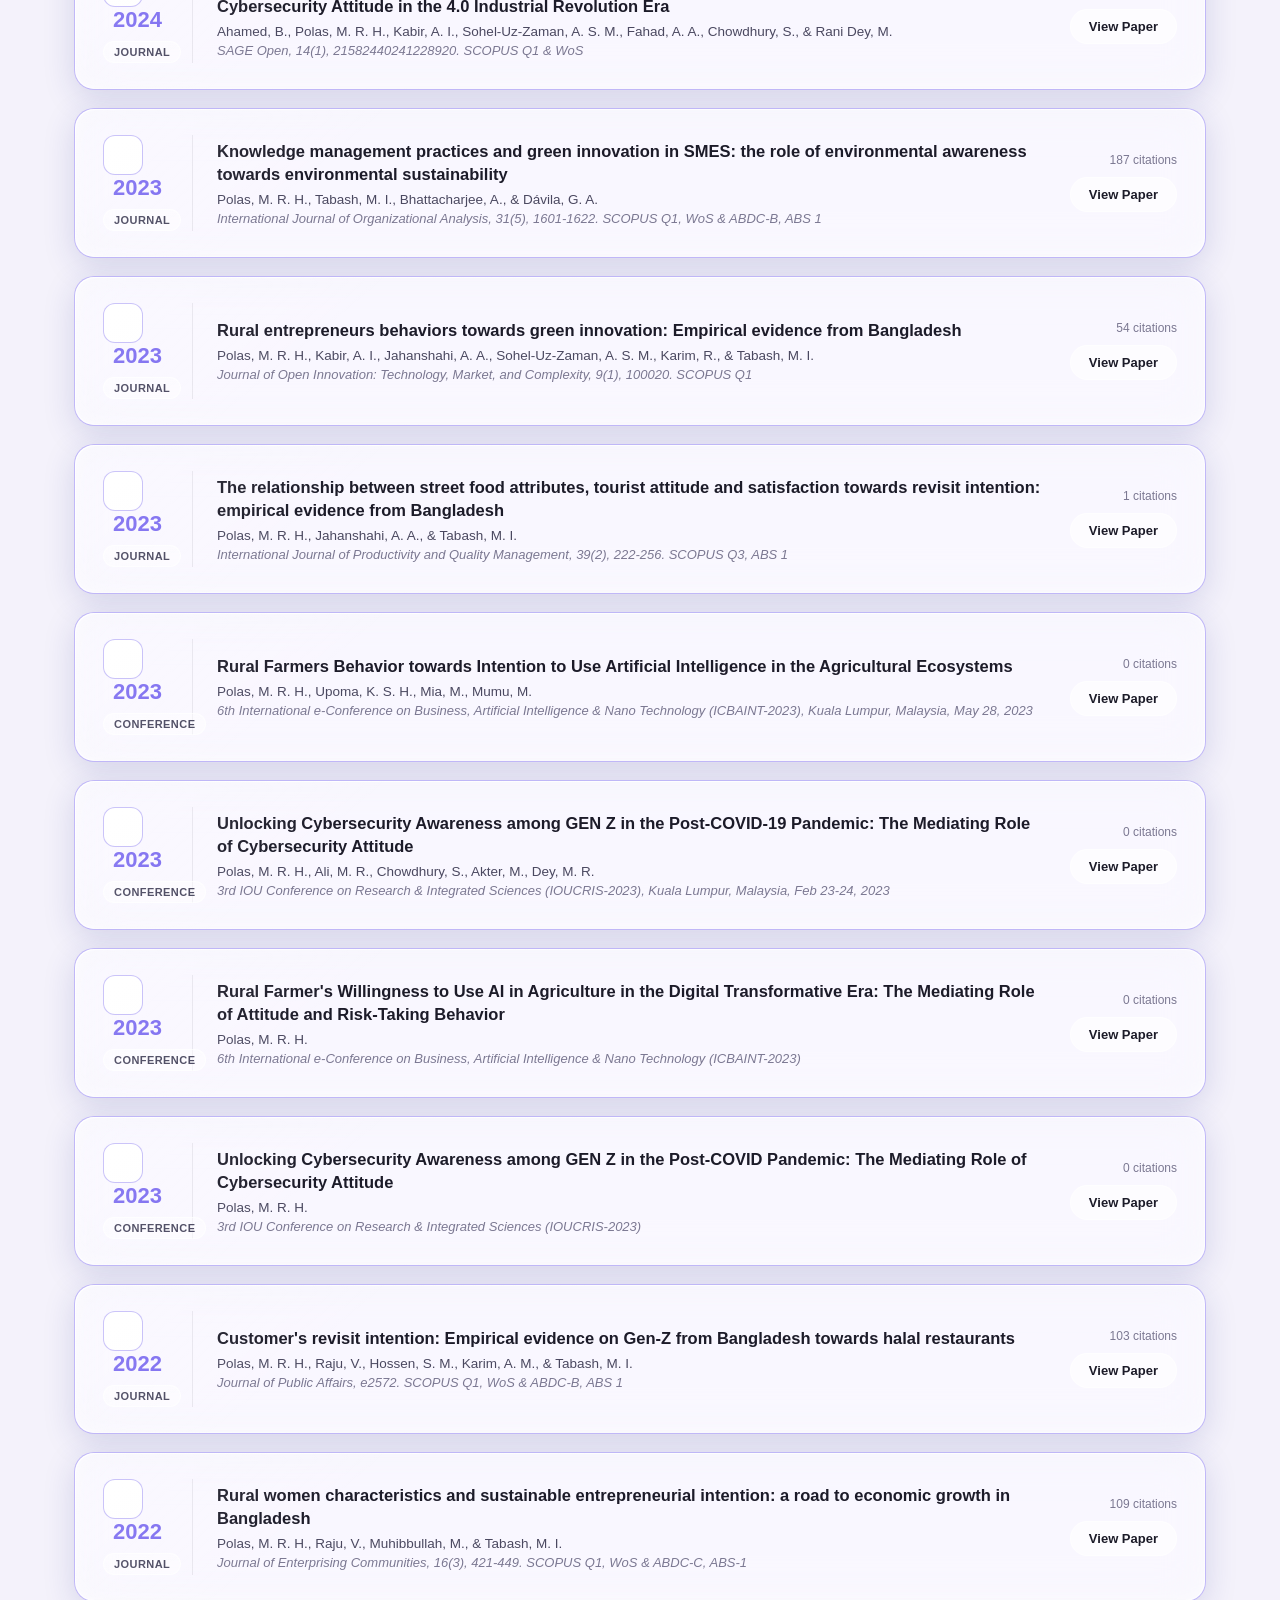
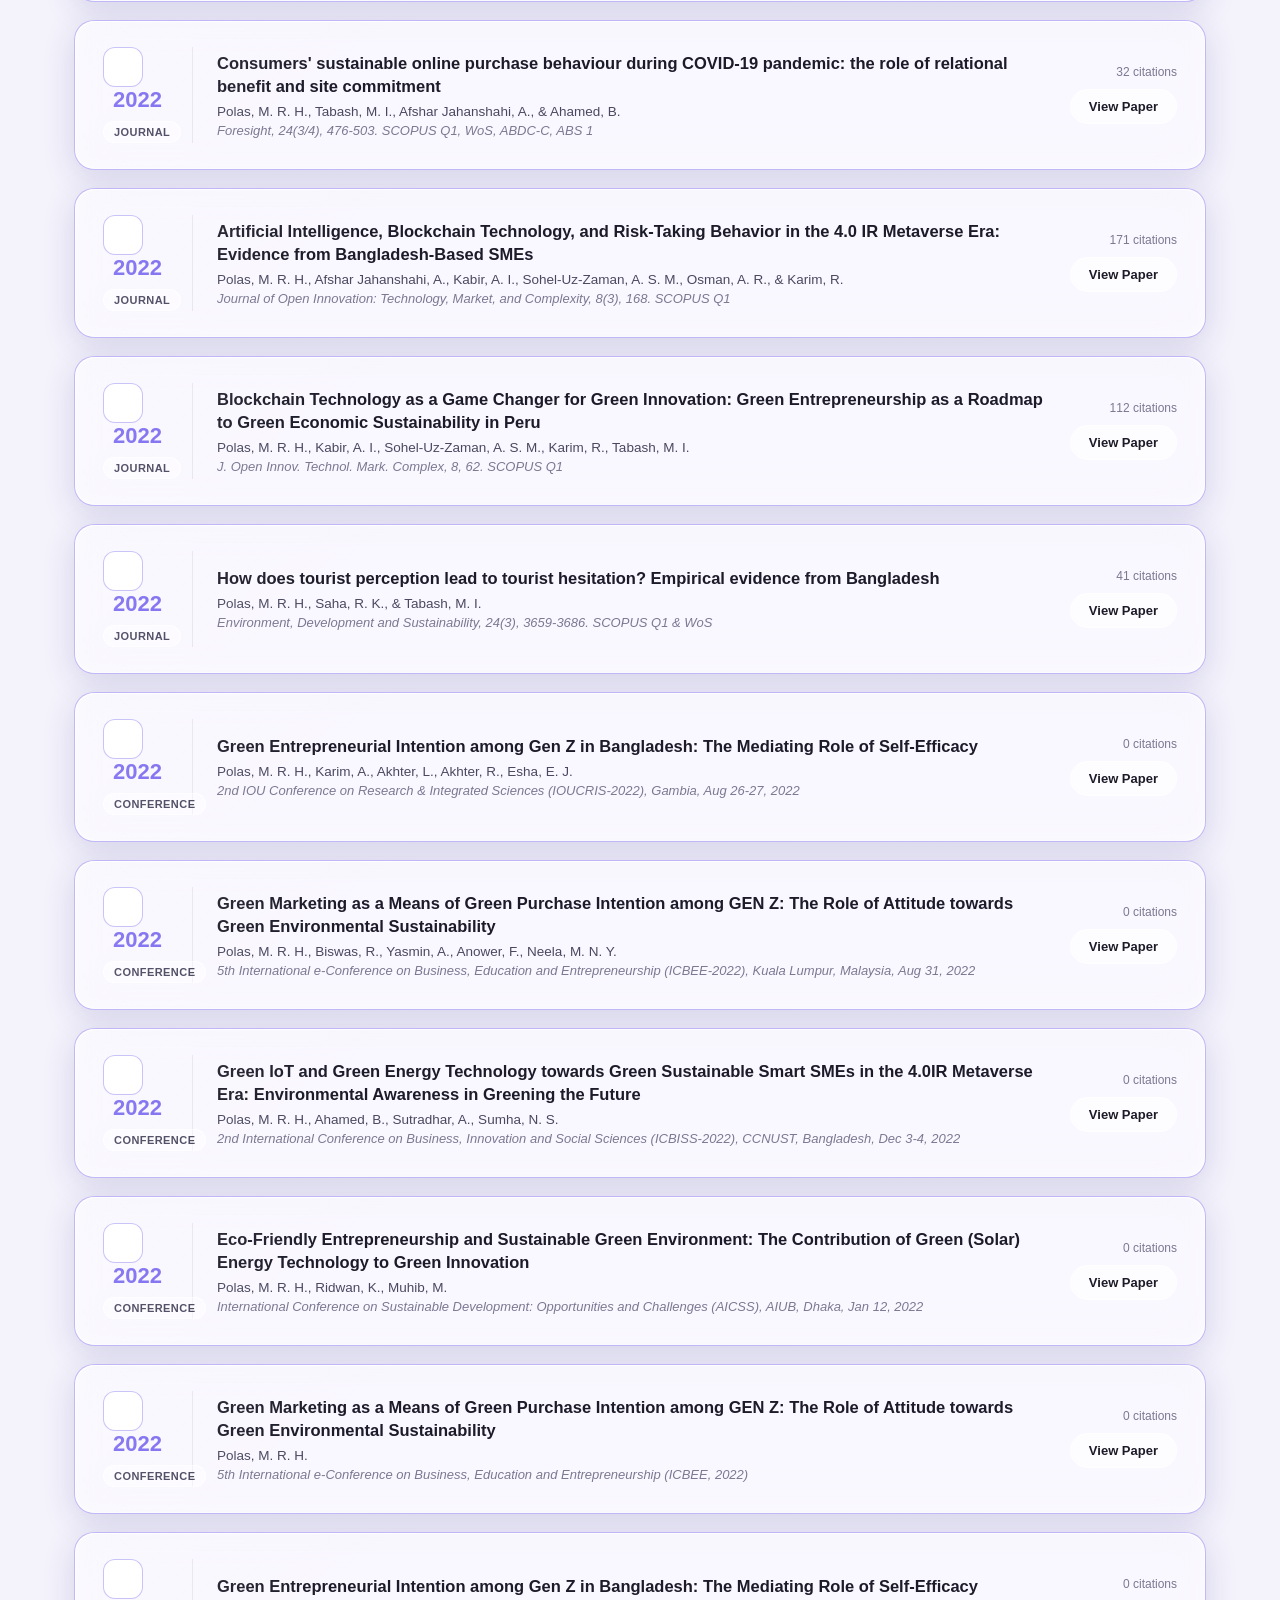
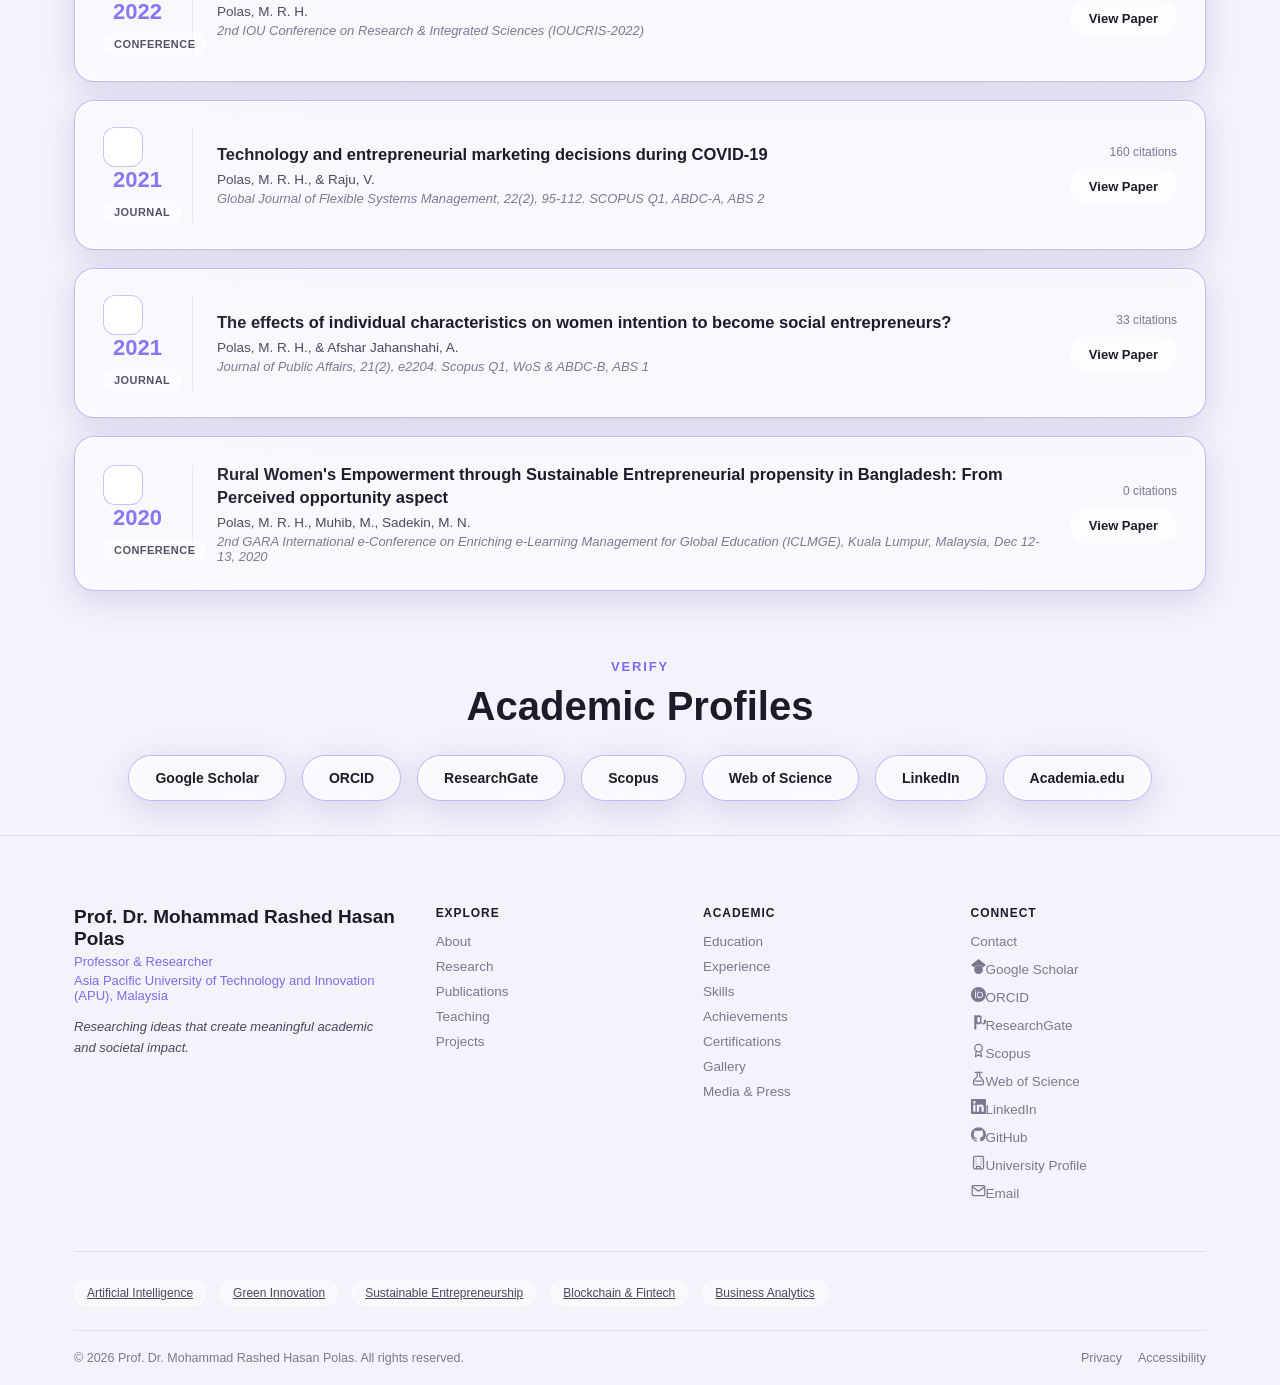
<file: publications.html>
<!DOCTYPE html>
<html lang="en">
<head>
<meta charset="UTF-8">
<meta name="viewport" content="width=device-width, initial-scale=1.0">
<title>Publications</title>
<link rel="stylesheet" href="css/color.css">
<link rel="stylesheet" href="css/color-dark.css">
<link rel="stylesheet" href="css/style.css">
<link rel="stylesheet" href="css/components.css">
<link rel="stylesheet" href="css/responsive.css">
</head>
<body>

<div class="bg-layers"><div class="orb orb-1"></div><div class="orb orb-2"></div><div class="orb orb-3"></div><div class="orb orb-4"></div></div>

<header class="navbar glass">
  <div class="logo" data-bind="site_name">Mohammad Rashed Hasan Polas</div>
  <nav id="navMenu">
    <a href="index.html">Home</a>
    <a href="about.html">About</a>
    <a href="research.html">Research</a>
    <a href="publications.html">Publications</a>
    <a href="teaching.html">Teaching</a>
    <div class="nav-dropdown">
      <span style="cursor:pointer; color:var(--text-secondary); font-size:14px; font-weight:500;">Academic ▾</span>
      <div class="glass nav-dropdown-menu">
        <a href="education.html">01 Education<span class="menu-sub">Academic journey</span></a>
        <a href="skills.html">04 Skills<span class="menu-sub">Expertise</span></a>
        <a href="experience.html">02 Experience<span class="menu-sub">Career history</span></a>
        <a href="achievements.html">05 Achievements<span class="menu-sub">Recognition</span></a>
        <a href="projects.html">03 Projects<span class="menu-sub">Research work</span></a>
        <a href="certifications.html">06 Certifications<span class="menu-sub">Credentials</span></a>
        <a href="gallery.html">07 Gallery<span class="menu-sub">Photos</span></a>
      </div>
    </div>
    <a href="media.html">Media & Press</a>
    <a href="contact.html">Contact</a>
  </nav>
  <div class="nav-right">
    <a href="https://scholar.google.com/citations?user=yGs2dsMAAAAJ&hl=en" class="nav-scholar-link" target="_blank" rel="noopener">Google Scholar ↗</a>
    <div class="nav-toggle glass" id="navToggle" data-icon="menu"></div>
    <div class="theme-toggle glass" id="themeToggle"></div>
  </div>
</header>

<section class="hero" style="min-height:auto; padding:130px 0 20px;">
  <div class="container" style="text-align:center;">
    <p class="editorial-heading reveal is-visible">RESEARCH & PUBLICATIONS</p>
    <p style="margin-top:12px; color:var(--text-muted); font-size:13px; letter-spacing:0.06em; text-transform:uppercase;">A record of scholarly work, research impact and academic contribution.</p>
  </div>
</section>

<section id="research-impact" style="padding-top:0;">
  <div class="container">
    <div class="section-heading reveal">
      <div class="eyebrow">Dashboard</div>
      <h2>Research Impact</h2>
    </div>
    <div class="stats-grid" style="margin-bottom:16px;">
      <div class="glass stat-card reveal"><div class="stat-number" data-bind="stat_citations">1,848</div><div class="stat-label">Citations · All Time</div></div>
      <div class="glass stat-card reveal"><div class="stat-number" data-bind="stat_hindex">21</div><div class="stat-label">h-index</div></div>
      <div class="glass stat-card reveal"><div class="stat-number" data-bind="stat_i10index">39</div><div class="stat-label">i10-index</div></div>
      <div class="glass stat-card reveal"><div class="stat-number">1,733</div><div class="stat-label">Citations · Since 2021</div></div>
    </div>
    <p style="text-align:center; font-size:12px; color:var(--text-muted); margin-bottom:40px;">h-index since 2021: 21 · i10-index since 2021: 38</p>

    <div class="glass reveal node-diagram" style="margin-bottom:40px;">
      <div class="node-center">1,848 CITATIONS</div>
      <div class="node-ring">
        <div class="glass node-item">h-index: 21</div>
        <div class="glass node-item">i10-index: 39</div>
        <div class="glass node-item">Recent citations: 1,733</div>
        <div class="glass node-item">Recent h-index: 21</div>
        <div class="glass node-item">Recent i10-index: 38</div>
      </div>
    </div>
  </div>
</section>

<section id="publication-archive">
  <div class="container">
    <div class="section-heading reveal">
      <div class="eyebrow">Archive</div>
      <h2>Publication Archive</h2>
    </div>

    <div class="glass reveal" style="padding:18px 20px; margin-bottom:20px;">
      <input type="text" id="pubSearch" placeholder="Search by title, author, or venue..." class="form-field" style="margin-bottom:0; background:transparent; border:none;">
    </div>

    <div class="glass reveal" style="padding:20px; margin-bottom:28px; display:flex; gap:10px; justify-content:center; flex-wrap:wrap;" id="pubFilter">
      <span class="tag filter-btn active" data-filter="all">All</span>
      <span class="tag filter-btn" data-filter="journal">Journal</span>
      <span class="tag filter-btn" data-filter="conference">Conference</span>
      <span class="tag filter-btn" data-filter="book">Book Chapter</span>
    </div>

    <div class="pub-list" id="publicationsList"></div>
  </div>
</section>

<section id="academic-profiles">
  <div class="container">
    <div class="section-heading reveal">
      <div class="eyebrow">Verify</div>
      <h2>Academic Profiles</h2>
    </div>
    <div class="network-nodes reveal">
      <a href="https://scholar.google.com/citations?hl=en&user=yGs2dsMAAAAJ" class="glass" target="_blank" rel="noopener">Google Scholar</a>
      <a href="https://orcid.org/0000-0002-6080-1075" class="glass" target="_blank" rel="noopener">ORCID</a>
      <a href="https://www.researchgate.net/profile/Mohammad_Polas" class="glass" target="_blank" rel="noopener">ResearchGate</a>
      <a href="https://www.scopus.com/authid/detail.uri?authorId=57215569195" class="glass" target="_blank" rel="noopener">Scopus</a>
      <a href="https://publons.com/researcher/3845805/mohammad-rashed-hasan-polas/" class="glass" target="_blank" rel="noopener">Web of Science</a>
      <a href="https://www.linkedin.com/in/mohammad-rashed-hasan-polas-ph-d-a8521589/" class="glass" target="_blank" rel="noopener">LinkedIn</a>
      <a href="https://github.com/" class="glass" target="_blank" rel="noopener">Academia.edu</a>
    </div>
  </div>
</section>

<footer class="footer">
  <div class="container">
    <div class="footer-grid">
      <div class="footer-identity">
        <div class="name" data-bind="site_name">Prof. Dr. Mohammad Rashed Hasan Polas</div>
        <div class="role" data-bind="tagline">Professor & Researcher</div>
        <div class="role" data-bind="university">Asia Pacific University of Technology and Innovation (APU), Malaysia</div>
        <p class="statement" data-bind="statement">Researching ideas that create meaningful academic and societal impact.</p>
      </div>
      <div class="footer-col">
        <h4>Explore</h4>
        <a href="about.html">About</a>
        <a href="research.html">Research</a>
        <a href="publications.html">Publications</a>
        <a href="teaching.html">Teaching</a>
        <a href="projects.html">Projects</a>
      </div>
      <div class="footer-col">
        <h4>Academic</h4>
        <a href="education.html">Education</a>
        <a href="experience.html">Experience</a>
        <a href="skills.html">Skills</a>
        <a href="achievements.html">Achievements</a>
        <a href="certifications.html">Certifications</a>
        <a href="gallery.html">Gallery</a>
        <a href="media.html">Media & Press</a>
      </div>
      <div class="footer-col">
        <h4>Connect</h4>
        <a href="contact.html">Contact</a>
        <a href="https://scholar.google.com/citations?user=yGs2dsMAAAAJ&hl=en" data-bind-href="scholar_url" target="_blank" rel="noopener" class="icon-link"><span data-icon="google-scholar" data-icon-size="15"></span>Google Scholar</a>
        <a href="https://orcid.org/0000-0002-6080-1075" data-bind-href="orcid_url" target="_blank" rel="noopener" class="icon-link"><span data-icon="orcid" data-icon-size="15"></span>ORCID</a>
        <a href="https://www.researchgate.net/profile/Mohammad_Polas" data-bind-href="researchgate_url" target="_blank" rel="noopener" class="icon-link"><span data-icon="researchgate" data-icon-size="15"></span>ResearchGate</a>
        <a href="https://www.scopus.com/authid/detail.uri?authorId=57215569195" data-bind-href="scopus_url" target="_blank" rel="noopener" class="icon-link"><span data-icon="award" data-icon-size="15"></span>Scopus</a>
        <a href="https://publons.com/researcher/3845805/mohammad-rashed-hasan-polas/" data-bind-href="wos_url" target="_blank" rel="noopener" class="icon-link"><span data-icon="flask-conical" data-icon-size="15"></span>Web of Science</a>
        <a href="https://www.linkedin.com/in/mohammad-rashed-hasan-polas-ph-d-a8521589/" data-bind-href="linkedin_url" target="_blank" rel="noopener" class="icon-link"><span data-icon="linkedin" data-icon-size="15"></span>LinkedIn</a>
        <a href="#" data-bind-href="github_url" target="_blank" rel="noopener" class="icon-link"><span data-icon="github" data-icon-size="15"></span>GitHub</a>
        <a href="https://apu.edu.my/" data-bind-href="university_profile_url" target="_blank" rel="noopener" class="icon-link"><span data-icon="building" data-icon-size="15"></span>University Profile</a>
        <a href="mailto:rashedhasanpalash@gmail.com" data-bind-mailto="email" class="icon-link"><span data-icon="mail" data-icon-size="15"></span>Email</a>
      </div>
    </div>
    <div class="footer-tags">
      <a href="research.html" class="tag">Artificial Intelligence</a>
      <a href="research.html" class="tag">Green Innovation</a>
      <a href="research.html" class="tag">Sustainable Entrepreneurship</a>
      <a href="research.html" class="tag">Blockchain & Fintech</a>
      <a href="research.html" class="tag">Business Analytics</a>
    </div>
    <div class="footer-bottom">
      <span>&copy; 2026 <span data-bind="site_name">Prof. Dr. Mohammad Rashed Hasan Polas</span>. All rights reserved.</span>
      <span><a href="#">Privacy</a><a href="#">Accessibility</a></span>
    </div>
  </div>
</footer>

<a href="mailto:rashedhasanpalash@gmail.com" data-bind-mailto="email" class="float-email" title="Email" data-icon="mail"></a>

<script src="js/cursor-fx.js"></script>
<script src="js/utils/icons.js"></script>
<script src="js/main.js"></script>
<script src="js/utils/siteSettings.js"></script>
<script src="js/utils/dataApi.js"></script>
<script src="js/utils/renderPublications.js"></script>
<script>loadPublications("publicationsList", { sortByYear: true });</script>
</body>
</html>
</file>
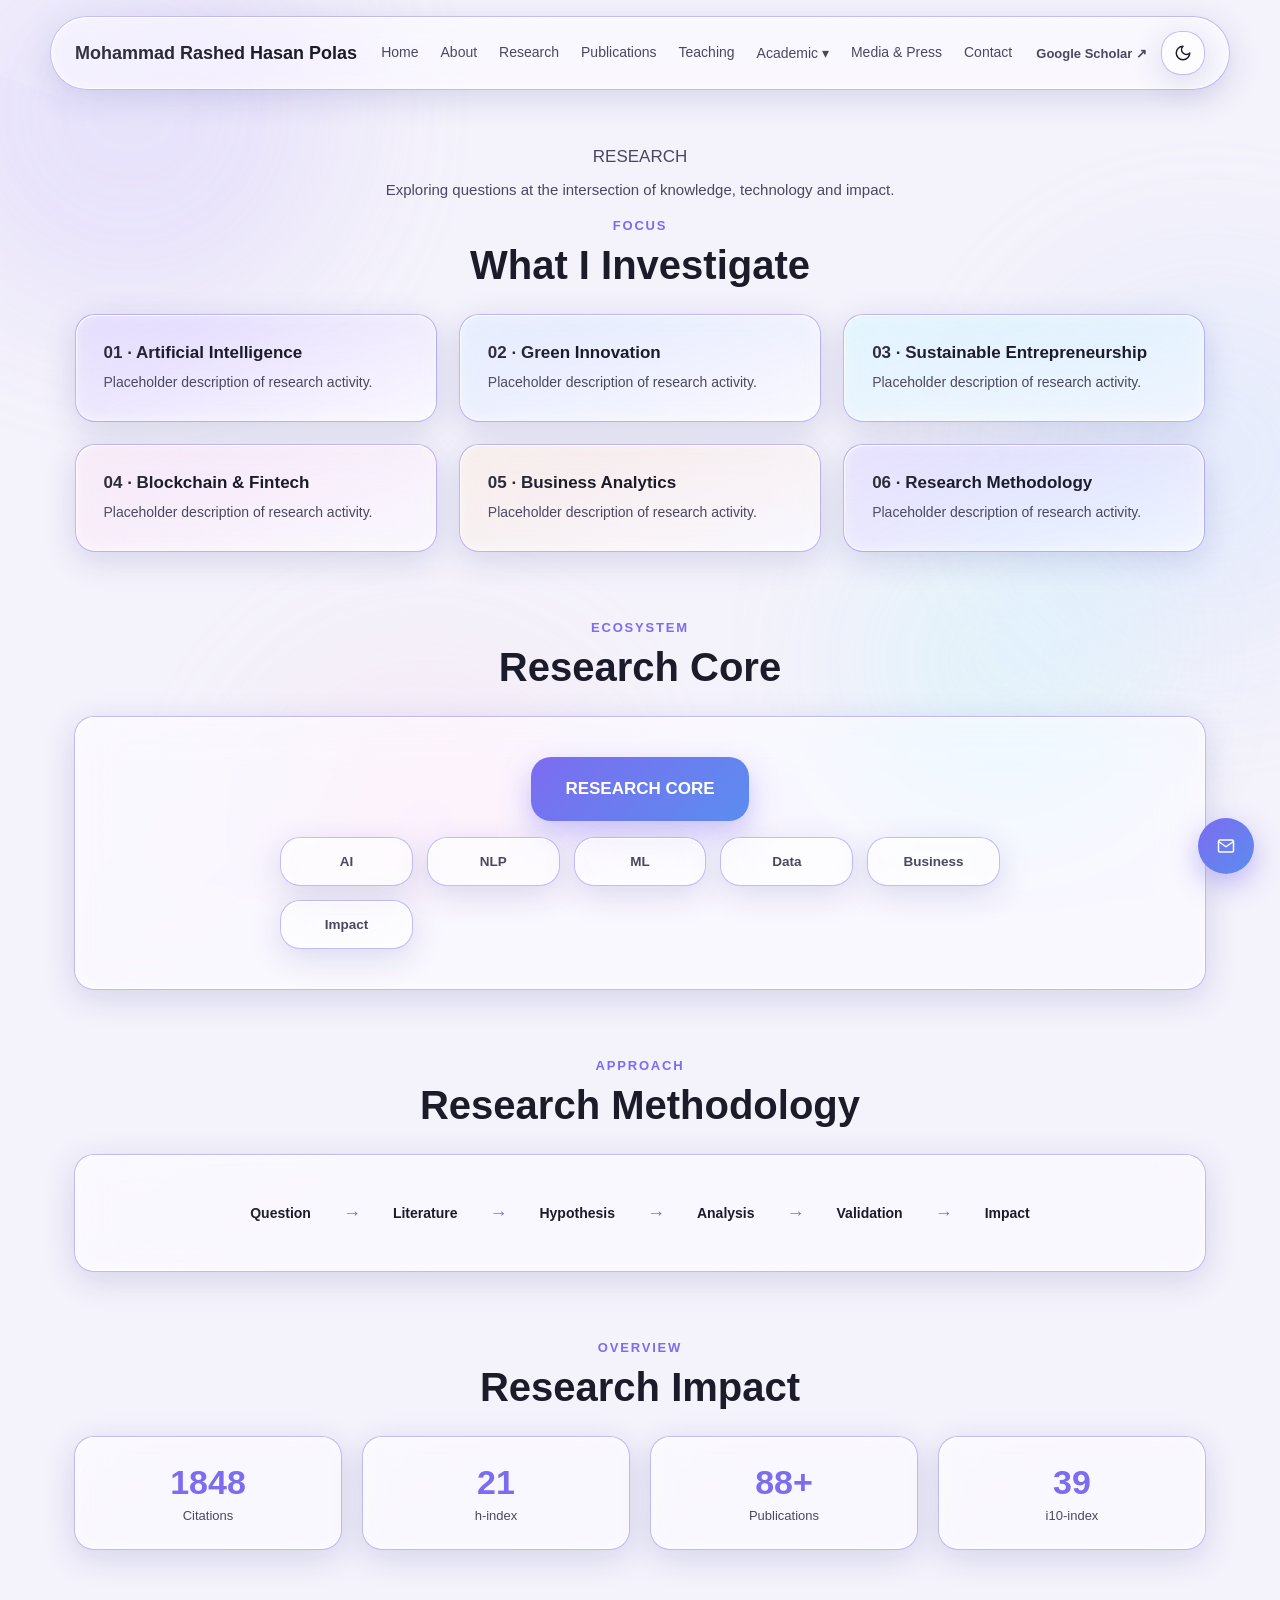
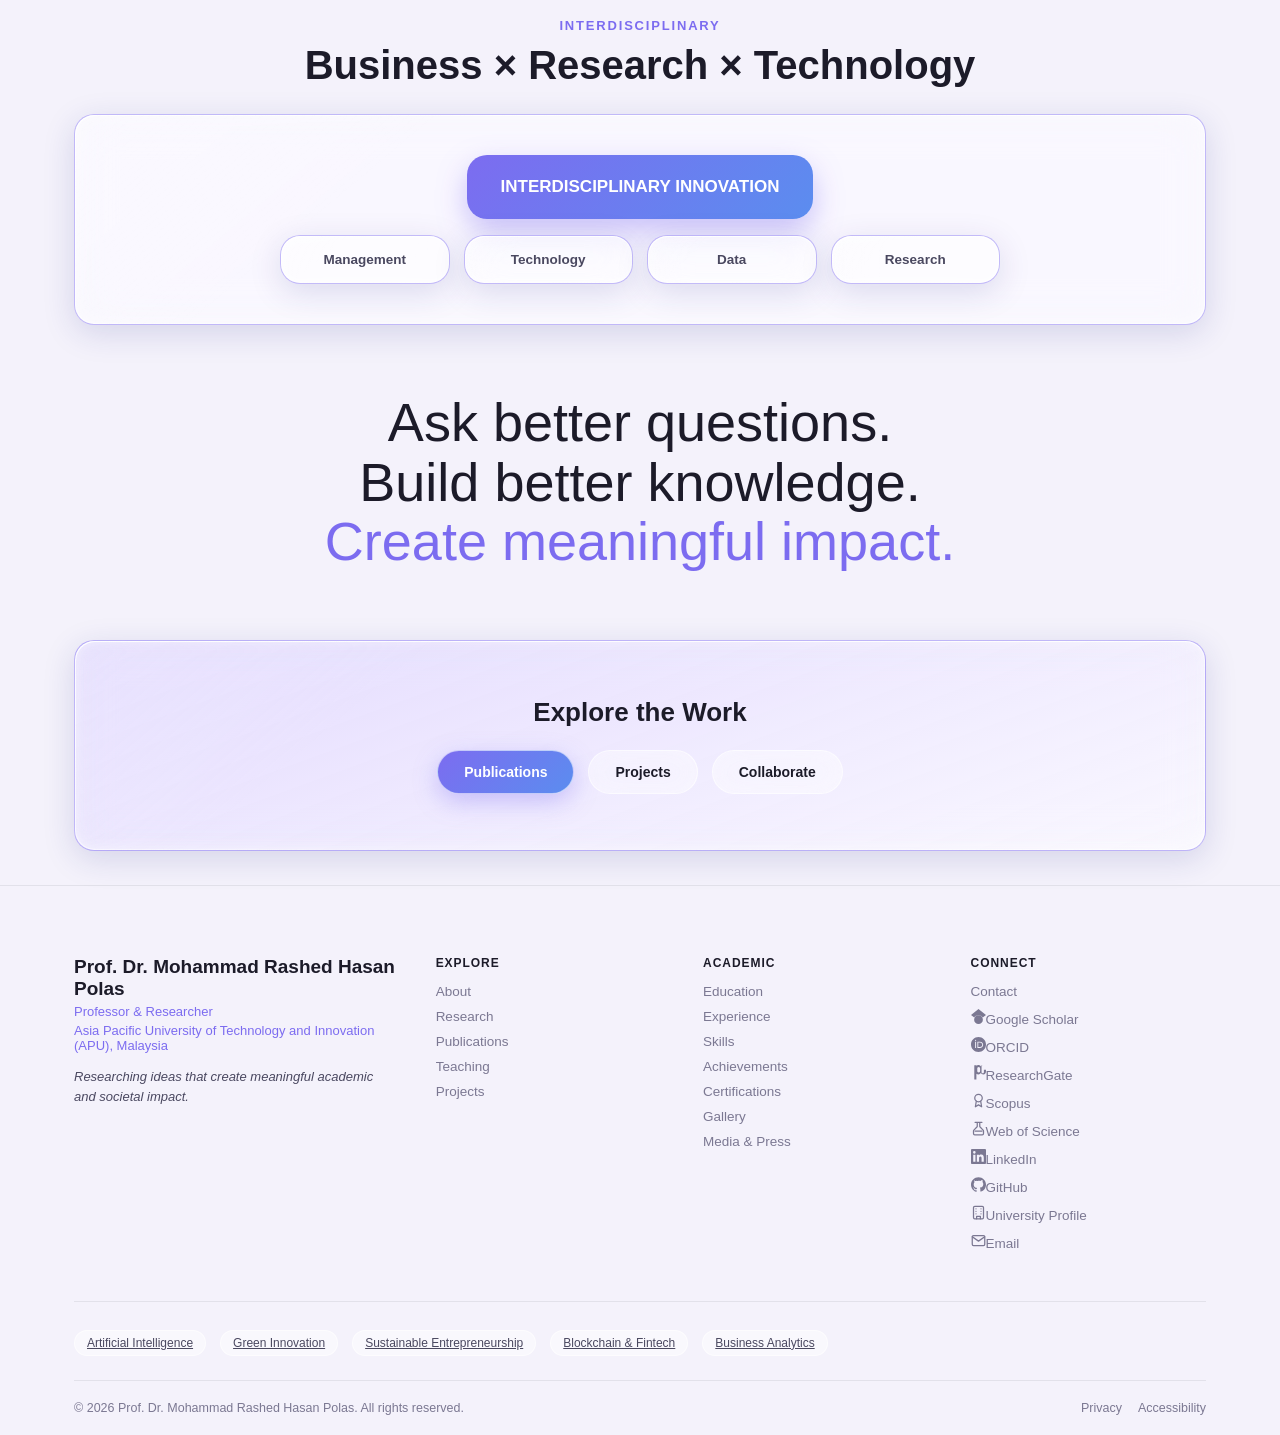
<file: research.html>
<!DOCTYPE html>
<html lang="en">
<head>
<meta charset="UTF-8">
<meta name="viewport" content="width=device-width, initial-scale=1.0">
<title>Research</title>
<link rel="stylesheet" href="css/color.css">
<link rel="stylesheet" href="css/color-dark.css">
<link rel="stylesheet" href="css/style.css">
<link rel="stylesheet" href="css/components.css">
<link rel="stylesheet" href="css/responsive.css">
</head>
<body>

<div class="bg-layers">
  <div class="orb orb-1"></div><div class="orb orb-2"></div><div class="orb orb-3"></div><div class="orb orb-4"></div>
</div>

<header class="navbar glass">
  <div class="logo" data-bind="site_name">Mohammad Rashed Hasan Polas</div>
  <nav id="navMenu">
    <a href="index.html">Home</a>
    <a href="about.html">About</a>
    <a href="research.html">Research</a>
    <a href="publications.html">Publications</a>
    <a href="teaching.html">Teaching</a>
    <div class="nav-dropdown">
      <span style="cursor:pointer; color:var(--text-secondary); font-size:14px; font-weight:500;">Academic ▾</span>
      <div class="glass nav-dropdown-menu">
        <a href="education.html">01 Education<span class="menu-sub">Academic journey</span></a>
        <a href="skills.html">04 Skills<span class="menu-sub">Expertise</span></a>
        <a href="experience.html">02 Experience<span class="menu-sub">Career history</span></a>
        <a href="achievements.html">05 Achievements<span class="menu-sub">Recognition</span></a>
        <a href="projects.html">03 Projects<span class="menu-sub">Research work</span></a>
        <a href="certifications.html">06 Certifications<span class="menu-sub">Credentials</span></a>
        <a href="gallery.html">07 Gallery<span class="menu-sub">Photos</span></a>
      </div>
    </div>
    <a href="media.html">Media & Press</a>
    <a href="contact.html">Contact</a>
  </nav>
  <div class="nav-right">
    <a href="https://scholar.google.com/citations?user=yGs2dsMAAAAJ&hl=en" class="nav-scholar-link" target="_blank" rel="noopener">Google Scholar ↗</a>
    <div class="nav-toggle glass" id="navToggle" data-icon="menu"></div>
    <div class="theme-toggle glass" id="themeToggle"></div>
  </div>
</header>

<section class="hero" style="min-height:auto; padding:130px 0 20px;">
  <div class="container" style="text-align:center;">
    <p class="editorial-heading reveal is-visible">RESEARCH</p>
    <p style="text-align:center; margin-top:14px; color:var(--text-secondary); font-size:15px;">Exploring questions at the intersection of knowledge, technology and impact.</p>
  </div>
</section>

<section id="domains" style="padding-top:0;">
  <div class="container">
    <div class="section-heading reveal">
      <div class="eyebrow">Focus</div>
      <h2>What I Investigate</h2>
    </div>
    <div class="cards-grid stagger">
      <div class="glass glass-card glass-tint-lavender reveal tilt"><div class="card-title">01 · Artificial Intelligence</div><div class="card-desc">Placeholder description of research activity.</div></div>
      <div class="glass glass-card glass-tint-blue reveal tilt"><div class="card-title">02 · Green Innovation</div><div class="card-desc">Placeholder description of research activity.</div></div>
      <div class="glass glass-card glass-tint-cyan reveal tilt"><div class="card-title">03 · Sustainable Entrepreneurship</div><div class="card-desc">Placeholder description of research activity.</div></div>
      <div class="glass glass-card glass-tint-pink reveal tilt"><div class="card-title">04 · Blockchain & Fintech</div><div class="card-desc">Placeholder description of research activity.</div></div>
      <div class="glass glass-card glass-tint-peach reveal tilt"><div class="card-title">05 · Business Analytics</div><div class="card-desc">Placeholder description of research activity.</div></div>
      <div class="glass glass-card glass-tint-lavender reveal tilt"><div class="card-title">06 · Research Methodology</div><div class="card-desc">Placeholder description of research activity.</div></div>
    </div>
  </div>
</section>

<section id="ecosystem">
  <div class="container">
    <div class="section-heading reveal">
      <div class="eyebrow">Ecosystem</div>
      <h2>Research Core</h2>
    </div>
    <div class="glass reveal node-diagram">
      <div class="node-center">RESEARCH CORE</div>
      <div class="node-ring">
        <div class="glass node-item">AI</div>
        <div class="glass node-item">NLP</div>
        <div class="glass node-item">ML</div>
        <div class="glass node-item">Data</div>
        <div class="glass node-item">Business</div>
        <div class="glass node-item">Impact</div>
      </div>
    </div>
  </div>
</section>

<section id="methodology">
  <div class="container">
    <div class="section-heading reveal">
      <div class="eyebrow">Approach</div>
      <h2>Research Methodology</h2>
    </div>
    <div class="glass reveal" style="padding:36px 24px;">
      <div class="flow">
        <div class="flow-step">Question</div><span class="flow-arrow">→</span>
        <div class="flow-step">Literature</div><span class="flow-arrow">→</span>
        <div class="flow-step">Hypothesis</div><span class="flow-arrow">→</span>
        <div class="flow-step">Analysis</div><span class="flow-arrow">→</span>
        <div class="flow-step">Validation</div><span class="flow-arrow">→</span>
        <div class="flow-step">Impact</div>
      </div>
    </div>
  </div>
</section>

<section id="impact">
  <div class="container">
    <div class="section-heading reveal">
      <div class="eyebrow">Overview</div>
      <h2>Research Impact</h2>
    </div>
    <div class="stats-grid" id="statsGrid">
      <div class="glass stat-card reveal"><div class="stat-number" data-bind="stat_citations">1848</div><div class="stat-label">Citations</div></div>
      <div class="glass stat-card reveal"><div class="stat-number" data-bind="stat_hindex">21</div><div class="stat-label">h-index</div></div>
      <div class="glass stat-card reveal"><div class="stat-number" data-bind="stat_publications">88+</div><div class="stat-label">Publications</div></div>
      <div class="glass stat-card reveal"><div class="stat-number" data-bind="stat_i10index">39</div><div class="stat-label">i10-index</div></div>
    </div>
  </div>
</section>

<section id="interdisciplinary">
  <div class="container">
    <div class="section-heading reveal">
      <div class="eyebrow">Interdisciplinary</div>
      <h2>Business × Research × Technology</h2>
    </div>
    <div class="glass reveal node-diagram">
      <div class="node-center">INTERDISCIPLINARY INNOVATION</div>
      <div class="node-ring">
        <div class="glass node-item">Management</div>
        <div class="glass node-item">Technology</div>
        <div class="glass node-item">Data</div>
        <div class="glass node-item">Research</div>
      </div>
    </div>
  </div>
</section>

<section id="philosophy">
  <div class="container">
    <p class="editorial-heading reveal">Ask better questions.<br>Build better knowledge.<br><span>Create meaningful impact.</span></p>
  </div>
</section>

<section id="research-cta">
  <div class="container">
    <div class="glass glass-card glass-tint-lavender reveal" style="text-align:center; padding:56px 32px;">
      <h2 style="font-size:26px;">Explore the Work</h2>
      <div class="hero-actions" style="justify-content:center; margin-top:22px;">
        <a href="publications.html" class="btn btn-primary">Publications</a>
        <a href="projects.html" class="btn btn-ghost">Projects</a>
        <a href="contact.html" class="btn btn-ghost">Collaborate</a>
      </div>
    </div>
  </div>
</section>

<footer class="footer">
  <div class="container">
    <div class="footer-grid">
      <div class="footer-identity">
        <div class="name" data-bind="site_name">Prof. Dr. Mohammad Rashed Hasan Polas</div>
        <div class="role" data-bind="tagline">Professor & Researcher</div>
        <div class="role" data-bind="university">Asia Pacific University of Technology and Innovation (APU), Malaysia</div>
        <p class="statement" data-bind="statement">Researching ideas that create meaningful academic and societal impact.</p>
      </div>
      <div class="footer-col">
        <h4>Explore</h4>
        <a href="about.html">About</a>
        <a href="research.html">Research</a>
        <a href="publications.html">Publications</a>
        <a href="teaching.html">Teaching</a>
        <a href="projects.html">Projects</a>
      </div>
      <div class="footer-col">
        <h4>Academic</h4>
        <a href="education.html">Education</a>
        <a href="experience.html">Experience</a>
        <a href="skills.html">Skills</a>
        <a href="achievements.html">Achievements</a>
        <a href="certifications.html">Certifications</a>
        <a href="gallery.html">Gallery</a>
        <a href="media.html">Media & Press</a>
      </div>
      <div class="footer-col">
        <h4>Connect</h4>
        <a href="contact.html">Contact</a>
        <a href="https://scholar.google.com/citations?user=yGs2dsMAAAAJ&hl=en" data-bind-href="scholar_url" target="_blank" rel="noopener" class="icon-link"><span data-icon="google-scholar" data-icon-size="15"></span>Google Scholar</a>
        <a href="https://orcid.org/0000-0002-6080-1075" data-bind-href="orcid_url" target="_blank" rel="noopener" class="icon-link"><span data-icon="orcid" data-icon-size="15"></span>ORCID</a>
        <a href="https://www.researchgate.net/profile/Mohammad_Polas" data-bind-href="researchgate_url" target="_blank" rel="noopener" class="icon-link"><span data-icon="researchgate" data-icon-size="15"></span>ResearchGate</a>
        <a href="https://www.scopus.com/authid/detail.uri?authorId=57215569195" data-bind-href="scopus_url" target="_blank" rel="noopener" class="icon-link"><span data-icon="award" data-icon-size="15"></span>Scopus</a>
        <a href="https://publons.com/researcher/3845805/mohammad-rashed-hasan-polas/" data-bind-href="wos_url" target="_blank" rel="noopener" class="icon-link"><span data-icon="flask-conical" data-icon-size="15"></span>Web of Science</a>
        <a href="https://www.linkedin.com/in/mohammad-rashed-hasan-polas-ph-d-a8521589/" data-bind-href="linkedin_url" target="_blank" rel="noopener" class="icon-link"><span data-icon="linkedin" data-icon-size="15"></span>LinkedIn</a>
        <a href="#" data-bind-href="github_url" target="_blank" rel="noopener" class="icon-link"><span data-icon="github" data-icon-size="15"></span>GitHub</a>
        <a href="https://apu.edu.my/" data-bind-href="university_profile_url" target="_blank" rel="noopener" class="icon-link"><span data-icon="building" data-icon-size="15"></span>University Profile</a>
        <a href="mailto:rashedhasanpalash@gmail.com" data-bind-mailto="email" class="icon-link"><span data-icon="mail" data-icon-size="15"></span>Email</a>
      </div>
    </div>
    <div class="footer-tags">
      <a href="research.html" class="tag">Artificial Intelligence</a>
      <a href="research.html" class="tag">Green Innovation</a>
      <a href="research.html" class="tag">Sustainable Entrepreneurship</a>
      <a href="research.html" class="tag">Blockchain & Fintech</a>
      <a href="research.html" class="tag">Business Analytics</a>
    </div>
    <div class="footer-bottom">
      <span>&copy; 2026 <span data-bind="site_name">Prof. Dr. Mohammad Rashed Hasan Polas</span>. All rights reserved.</span>
      <span><a href="#">Privacy</a><a href="#">Accessibility</a></span>
    </div>
  </div>
</footer>

<a href="mailto:rashedhasanpalash@gmail.com" data-bind-mailto="email" class="float-email" title="Email" data-icon="mail"></a>

<script src="js/cursor-fx.js"></script>
<script src="js/utils/icons.js"></script>
<script src="js/main.js"></script>
<script src="js/utils/siteSettings.js"></script>
</body>
</html>
</file>
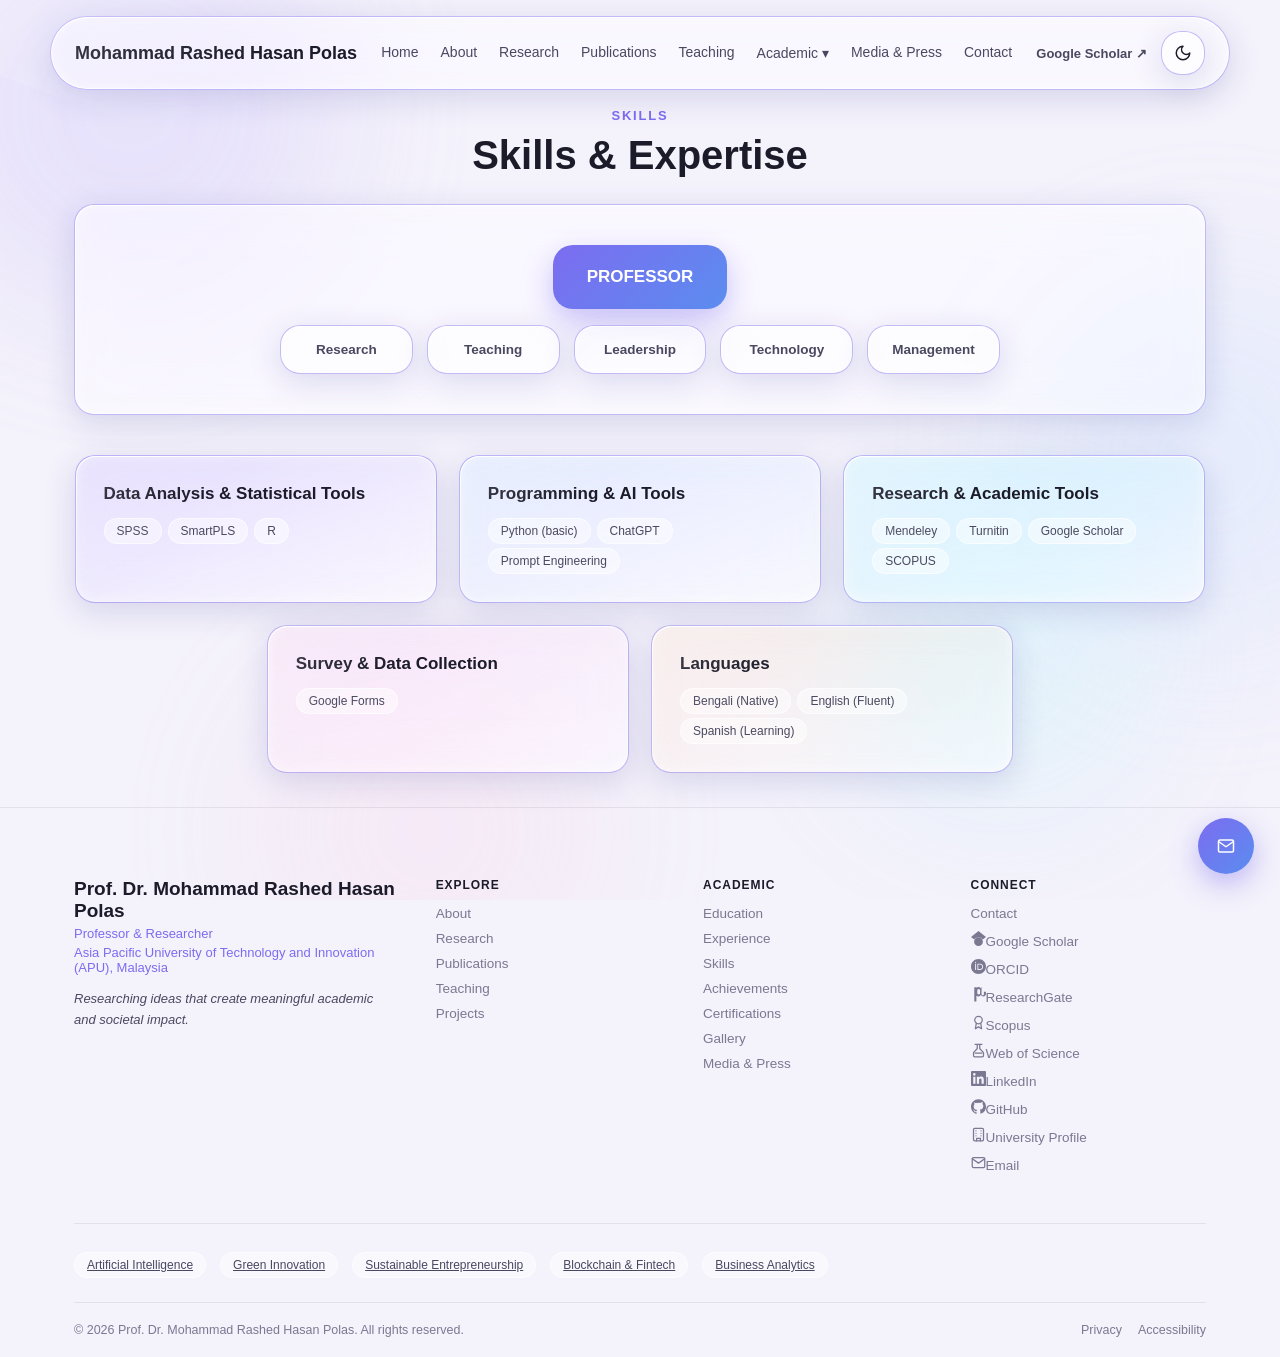
<file: skills.html>
<!DOCTYPE html>
<html lang="en">
<head>
<meta charset="UTF-8"><meta name="viewport" content="width=device-width, initial-scale=1.0">
<title>Skills</title>
<link rel="stylesheet" href="css/color.css">
<link rel="stylesheet" href="css/color-dark.css">
<link rel="stylesheet" href="css/style.css">
<link rel="stylesheet" href="css/components.css">
<link rel="stylesheet" href="css/responsive.css">
</head>
<body>
<div class="bg-layers"><div class="orb orb-1"></div><div class="orb orb-2"></div><div class="orb orb-3"></div><div class="orb orb-4"></div></div>

<header class="navbar glass">
  <div class="logo" data-bind="site_name">Mohammad Rashed Hasan Polas</div>
  <nav id="navMenu">
    <a href="index.html">Home</a>
    <a href="about.html">About</a>
    <a href="research.html">Research</a>
    <a href="publications.html">Publications</a>
    <a href="teaching.html">Teaching</a>
    <div class="nav-dropdown">
      <span style="cursor:pointer; color:var(--text-secondary); font-size:14px; font-weight:500;">Academic ▾</span>
      <div class="glass nav-dropdown-menu">
        <a href="education.html">01 Education<span class="menu-sub">Academic journey</span></a>
        <a href="skills.html">04 Skills<span class="menu-sub">Expertise</span></a>
        <a href="experience.html">02 Experience<span class="menu-sub">Career history</span></a>
        <a href="achievements.html">05 Achievements<span class="menu-sub">Recognition</span></a>
        <a href="projects.html">03 Projects<span class="menu-sub">Research work</span></a>
        <a href="certifications.html">06 Certifications<span class="menu-sub">Credentials</span></a>
        <a href="gallery.html">07 Gallery<span class="menu-sub">Photos</span></a>
      </div>
    </div>
    <a href="media.html">Media & Press</a>
    <a href="contact.html">Contact</a>
  </nav>
  <div class="nav-right">
    <a href="https://scholar.google.com/citations?user=yGs2dsMAAAAJ&hl=en" class="nav-scholar-link" target="_blank" rel="noopener">Google Scholar ↗</a>
    <div class="nav-toggle glass" id="navToggle" data-icon="menu"></div>
    <div class="theme-toggle glass" id="themeToggle"></div>
  </div>
</header>

<section style="padding-top:108px;">
  <div class="container">
    <div class="section-heading reveal">
      <div class="eyebrow">Skills</div>
      <h2>Skills & Expertise</h2>
    </div>

    <div class="glass reveal node-diagram" style="margin-bottom:40px;">
      <div class="node-center">PROFESSOR</div>
      <div class="node-ring">
        <div class="glass node-item">Research</div>
        <div class="glass node-item">Teaching</div>
        <div class="glass node-item">Leadership</div>
        <div class="glass node-item">Technology</div>
        <div class="glass node-item">Management</div>
      </div>
    </div>

    <div class="cards-grid stagger" id="skillsList"></div>
  </div>
</section>

<footer class="footer">
  <div class="container">
    <div class="footer-grid">
      <div class="footer-identity">
        <div class="name" data-bind="site_name">Prof. Dr. Mohammad Rashed Hasan Polas</div>
        <div class="role" data-bind="tagline">Professor & Researcher</div>
        <div class="role" data-bind="university">Asia Pacific University of Technology and Innovation (APU), Malaysia</div>
        <p class="statement" data-bind="statement">Researching ideas that create meaningful academic and societal impact.</p>
      </div>
      <div class="footer-col">
        <h4>Explore</h4>
        <a href="about.html">About</a>
        <a href="research.html">Research</a>
        <a href="publications.html">Publications</a>
        <a href="teaching.html">Teaching</a>
        <a href="projects.html">Projects</a>
      </div>
      <div class="footer-col">
        <h4>Academic</h4>
        <a href="education.html">Education</a>
        <a href="experience.html">Experience</a>
        <a href="skills.html">Skills</a>
        <a href="achievements.html">Achievements</a>
        <a href="certifications.html">Certifications</a>
        <a href="gallery.html">Gallery</a>
        <a href="media.html">Media & Press</a>
      </div>
      <div class="footer-col">
        <h4>Connect</h4>
        <a href="contact.html">Contact</a>
        <a href="https://scholar.google.com/citations?user=yGs2dsMAAAAJ&hl=en" data-bind-href="scholar_url" target="_blank" rel="noopener" class="icon-link"><span data-icon="google-scholar" data-icon-size="15"></span>Google Scholar</a>
        <a href="https://orcid.org/0000-0002-6080-1075" data-bind-href="orcid_url" target="_blank" rel="noopener" class="icon-link"><span data-icon="orcid" data-icon-size="15"></span>ORCID</a>
        <a href="https://www.researchgate.net/profile/Mohammad_Polas" data-bind-href="researchgate_url" target="_blank" rel="noopener" class="icon-link"><span data-icon="researchgate" data-icon-size="15"></span>ResearchGate</a>
        <a href="https://www.scopus.com/authid/detail.uri?authorId=57215569195" data-bind-href="scopus_url" target="_blank" rel="noopener" class="icon-link"><span data-icon="award" data-icon-size="15"></span>Scopus</a>
        <a href="https://publons.com/researcher/3845805/mohammad-rashed-hasan-polas/" data-bind-href="wos_url" target="_blank" rel="noopener" class="icon-link"><span data-icon="flask-conical" data-icon-size="15"></span>Web of Science</a>
        <a href="https://www.linkedin.com/in/mohammad-rashed-hasan-polas-ph-d-a8521589/" data-bind-href="linkedin_url" target="_blank" rel="noopener" class="icon-link"><span data-icon="linkedin" data-icon-size="15"></span>LinkedIn</a>
        <a href="#" data-bind-href="github_url" target="_blank" rel="noopener" class="icon-link"><span data-icon="github" data-icon-size="15"></span>GitHub</a>
        <a href="https://apu.edu.my/" data-bind-href="university_profile_url" target="_blank" rel="noopener" class="icon-link"><span data-icon="building" data-icon-size="15"></span>University Profile</a>
        <a href="mailto:rashedhasanpalash@gmail.com" data-bind-mailto="email" class="icon-link"><span data-icon="mail" data-icon-size="15"></span>Email</a>
      </div>
    </div>
    <div class="footer-tags">
      <a href="research.html" class="tag">Artificial Intelligence</a>
      <a href="research.html" class="tag">Green Innovation</a>
      <a href="research.html" class="tag">Sustainable Entrepreneurship</a>
      <a href="research.html" class="tag">Blockchain & Fintech</a>
      <a href="research.html" class="tag">Business Analytics</a>
    </div>
    <div class="footer-bottom">
      <span>&copy; 2026 <span data-bind="site_name">Prof. Dr. Mohammad Rashed Hasan Polas</span>. All rights reserved.</span>
      <span><a href="#">Privacy</a><a href="#">Accessibility</a></span>
    </div>
  </div>
</footer>
<a href="mailto:rashedhasanpalash@gmail.com" data-bind-mailto="email" class="float-email" title="Email" data-icon="mail"></a>

<script src="js/cursor-fx.js"></script>
<script src="js/utils/icons.js"></script>
<script src="js/main.js"></script>
<script src="js/utils/siteSettings.js"></script>
<script src="js/utils/dataApi.js"></script>
<script>
const skillTints = ["glass-tint-lavender", "glass-tint-blue", "glass-tint-cyan", "glass-tint-pink", "glass-tint-peach"];
loadSection("skills", "skillsList", (s, i) => {
  const tags = (s.tags || "").split(",").map(t => t.trim()).filter(Boolean)
    .map(t => `<span class="tag">${t}</span>`).join("");
  return `
  <div class="glass glass-card ${skillTints[i % skillTints.length]} reveal tilt" data-item-id="${s._id}">
    <div class="card-title">${s.category}</div>
    ${tags ? `<div style="margin-top:10px;">${tags}</div>` : ""}
  </div>`;
}, { emptyHTML: '<p style="text-align:center;color:var(--text-muted);">No skills added yet.</p>' });
</script>
</body>
</html>
</file>
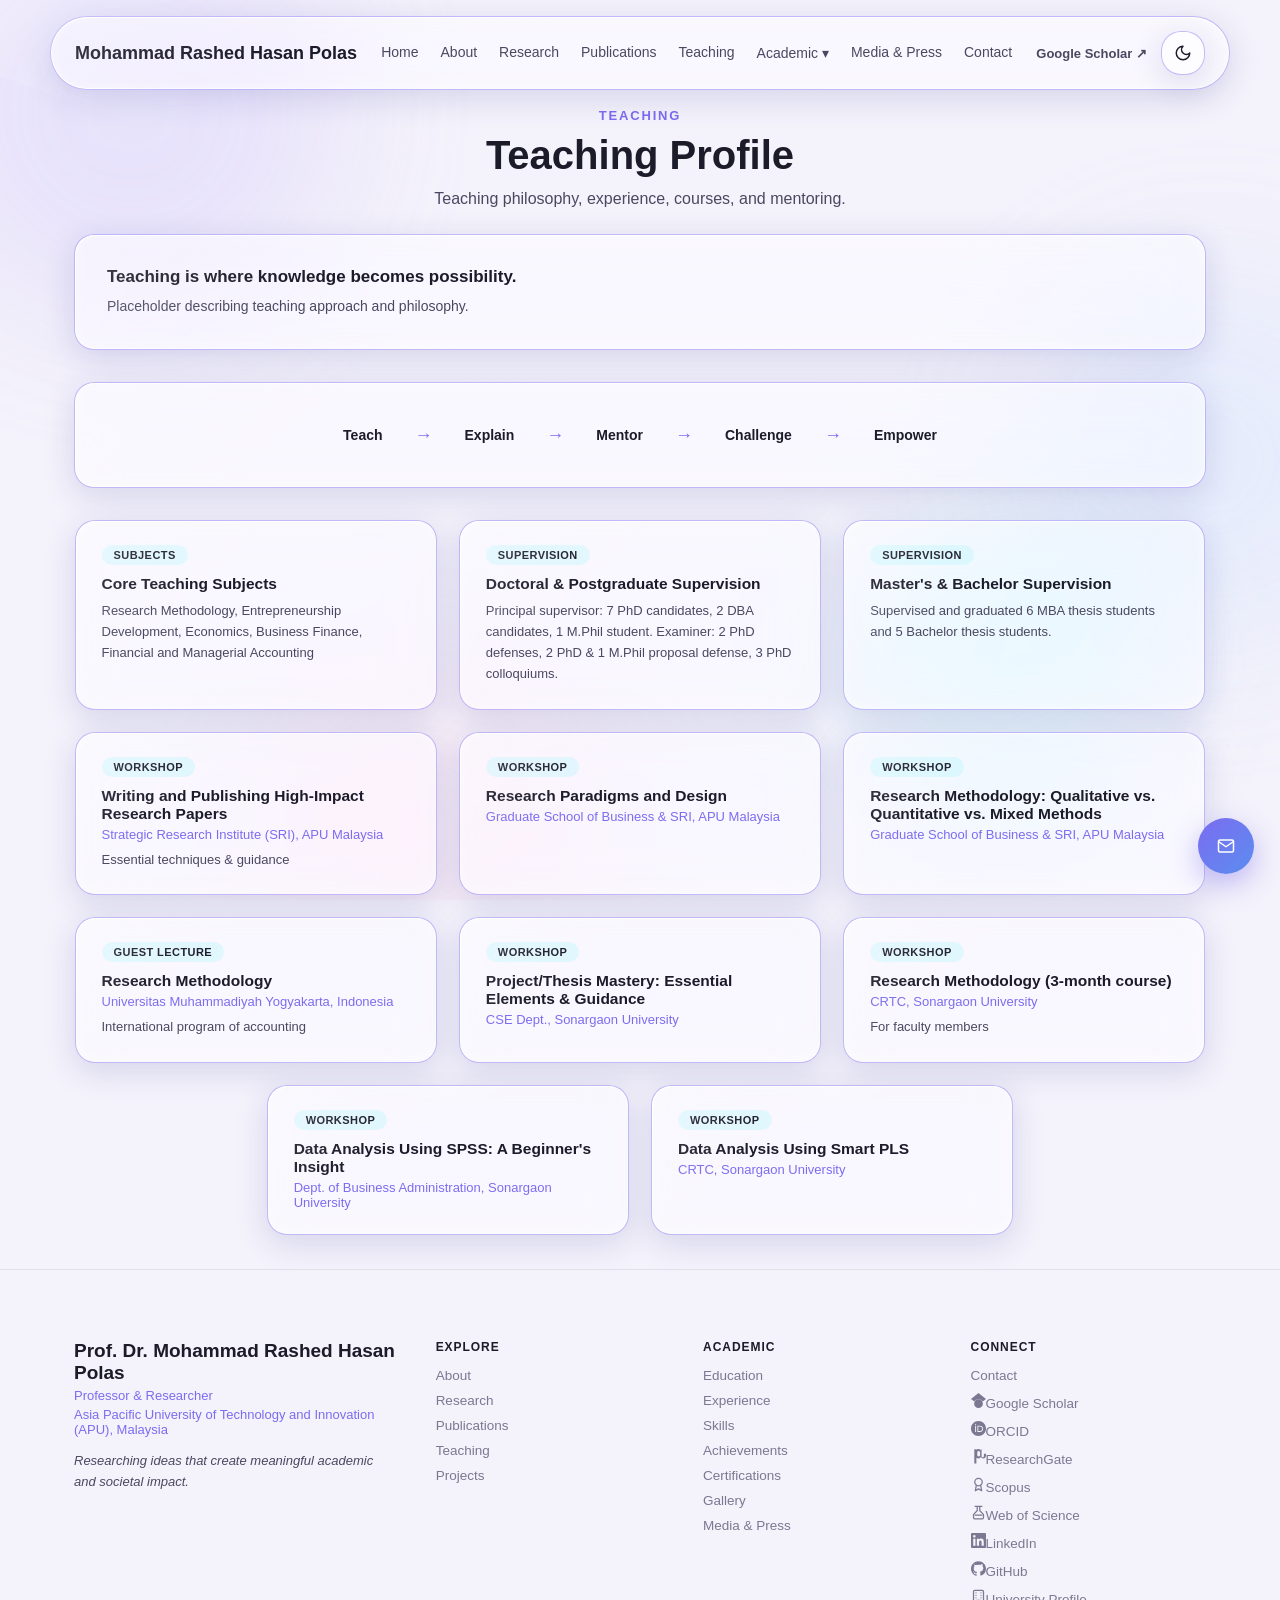
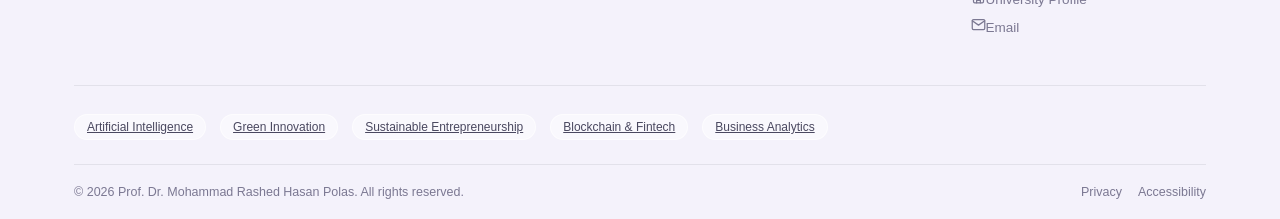
<file: teaching.html>
<!DOCTYPE html>
<html lang="en">
<head>
<meta charset="UTF-8"><meta name="viewport" content="width=device-width, initial-scale=1.0">
<title>Teaching</title>
<link rel="stylesheet" href="css/color.css">
<link rel="stylesheet" href="css/color-dark.css">
<link rel="stylesheet" href="css/style.css">
<link rel="stylesheet" href="css/components.css">
<link rel="stylesheet" href="css/responsive.css">
</head>
<body>
<div class="bg-layers"><div class="orb orb-1"></div><div class="orb orb-2"></div><div class="orb orb-3"></div><div class="orb orb-4"></div></div>

<header class="navbar glass">
  <div class="logo" data-bind="site_name">Mohammad Rashed Hasan Polas</div>
  <nav id="navMenu">
    <a href="index.html">Home</a>
    <a href="about.html">About</a>
    <a href="research.html">Research</a>
    <a href="publications.html">Publications</a>
    <a href="teaching.html">Teaching</a>
    <div class="nav-dropdown">
      <span style="cursor:pointer; color:var(--text-secondary); font-size:14px; font-weight:500;">Academic ▾</span>
      <div class="glass nav-dropdown-menu">
        <a href="education.html">01 Education<span class="menu-sub">Academic journey</span></a>
        <a href="skills.html">04 Skills<span class="menu-sub">Expertise</span></a>
        <a href="experience.html">02 Experience<span class="menu-sub">Career history</span></a>
        <a href="achievements.html">05 Achievements<span class="menu-sub">Recognition</span></a>
        <a href="projects.html">03 Projects<span class="menu-sub">Research work</span></a>
        <a href="certifications.html">06 Certifications<span class="menu-sub">Credentials</span></a>
        <a href="gallery.html">07 Gallery<span class="menu-sub">Photos</span></a>
      </div>
    </div>
    <a href="media.html">Media & Press</a>
    <a href="contact.html">Contact</a>
  </nav>
  <div class="nav-right">
    <a href="https://scholar.google.com/citations?user=yGs2dsMAAAAJ&hl=en" class="nav-scholar-link" target="_blank" rel="noopener">Google Scholar ↗</a>
    <div class="nav-toggle glass" id="navToggle" data-icon="menu"></div>
    <div class="theme-toggle glass" id="themeToggle"></div>
  </div>
</header>

<section style="padding-top:108px;">
  <div class="container">
    <div class="section-heading reveal">
      <div class="eyebrow">Teaching</div>
      <h2>Teaching Profile</h2>
      <p>Teaching philosophy, experience, courses, and mentoring.</p>
    </div>

    <div class="glass glass-card reveal" style="padding:32px; margin-bottom:32px;">
      <div class="card-title">Teaching is where knowledge becomes possibility.</div>
      <div class="card-desc">Placeholder describing teaching approach and philosophy.</div>
    </div>

    <div class="glass reveal" style="padding:30px 20px; margin-bottom:32px;">
      <div class="flow">
        <div class="flow-step">Teach</div><span class="flow-arrow">→</span>
        <div class="flow-step">Explain</div><span class="flow-arrow">→</span>
        <div class="flow-step">Mentor</div><span class="flow-arrow">→</span>
        <div class="flow-step">Challenge</div><span class="flow-arrow">→</span>
        <div class="flow-step">Empower</div>
      </div>
    </div>

    <div class="cards-grid stagger" id="teachingList"></div>
  </div>
</section>

<footer class="footer">
  <div class="container">
    <div class="footer-grid">
      <div class="footer-identity">
        <div class="name" data-bind="site_name">Prof. Dr. Mohammad Rashed Hasan Polas</div>
        <div class="role" data-bind="tagline">Professor & Researcher</div>
        <div class="role" data-bind="university">Asia Pacific University of Technology and Innovation (APU), Malaysia</div>
        <p class="statement" data-bind="statement">Researching ideas that create meaningful academic and societal impact.</p>
      </div>
      <div class="footer-col">
        <h4>Explore</h4>
        <a href="about.html">About</a>
        <a href="research.html">Research</a>
        <a href="publications.html">Publications</a>
        <a href="teaching.html">Teaching</a>
        <a href="projects.html">Projects</a>
      </div>
      <div class="footer-col">
        <h4>Academic</h4>
        <a href="education.html">Education</a>
        <a href="experience.html">Experience</a>
        <a href="skills.html">Skills</a>
        <a href="achievements.html">Achievements</a>
        <a href="certifications.html">Certifications</a>
        <a href="gallery.html">Gallery</a>
        <a href="media.html">Media & Press</a>
      </div>
      <div class="footer-col">
        <h4>Connect</h4>
        <a href="contact.html">Contact</a>
        <a href="https://scholar.google.com/citations?user=yGs2dsMAAAAJ&hl=en" data-bind-href="scholar_url" target="_blank" rel="noopener" class="icon-link"><span data-icon="google-scholar" data-icon-size="15"></span>Google Scholar</a>
        <a href="https://orcid.org/0000-0002-6080-1075" data-bind-href="orcid_url" target="_blank" rel="noopener" class="icon-link"><span data-icon="orcid" data-icon-size="15"></span>ORCID</a>
        <a href="https://www.researchgate.net/profile/Mohammad_Polas" data-bind-href="researchgate_url" target="_blank" rel="noopener" class="icon-link"><span data-icon="researchgate" data-icon-size="15"></span>ResearchGate</a>
        <a href="https://www.scopus.com/authid/detail.uri?authorId=57215569195" data-bind-href="scopus_url" target="_blank" rel="noopener" class="icon-link"><span data-icon="award" data-icon-size="15"></span>Scopus</a>
        <a href="https://publons.com/researcher/3845805/mohammad-rashed-hasan-polas/" data-bind-href="wos_url" target="_blank" rel="noopener" class="icon-link"><span data-icon="flask-conical" data-icon-size="15"></span>Web of Science</a>
        <a href="https://www.linkedin.com/in/mohammad-rashed-hasan-polas-ph-d-a8521589/" data-bind-href="linkedin_url" target="_blank" rel="noopener" class="icon-link"><span data-icon="linkedin" data-icon-size="15"></span>LinkedIn</a>
        <a href="#" data-bind-href="github_url" target="_blank" rel="noopener" class="icon-link"><span data-icon="github" data-icon-size="15"></span>GitHub</a>
        <a href="https://apu.edu.my/" data-bind-href="university_profile_url" target="_blank" rel="noopener" class="icon-link"><span data-icon="building" data-icon-size="15"></span>University Profile</a>
        <a href="mailto:rashedhasanpalash@gmail.com" data-bind-mailto="email" class="icon-link"><span data-icon="mail" data-icon-size="15"></span>Email</a>
      </div>
    </div>
    <div class="footer-tags">
      <a href="research.html" class="tag">Artificial Intelligence</a>
      <a href="research.html" class="tag">Green Innovation</a>
      <a href="research.html" class="tag">Sustainable Entrepreneurship</a>
      <a href="research.html" class="tag">Blockchain & Fintech</a>
      <a href="research.html" class="tag">Business Analytics</a>
    </div>
    <div class="footer-bottom">
      <span>&copy; 2026 <span data-bind="site_name">Prof. Dr. Mohammad Rashed Hasan Polas</span>. All rights reserved.</span>
      <span><a href="#">Privacy</a><a href="#">Accessibility</a></span>
    </div>
  </div>
</footer>
<a href="mailto:rashedhasanpalash@gmail.com" data-bind-mailto="email" class="float-email" title="Email" data-icon="mail"></a>

<script src="js/cursor-fx.js"></script>
<script src="js/utils/icons.js"></script>
<script src="js/main.js"></script>
<script src="js/utils/siteSettings.js"></script>
<script src="js/utils/dataApi.js"></script>
<script>
loadSection("teaching", "teachingList", (t) => `
  <div class="glass teaching-card reveal tilt" data-item-id="${t._id}">
    ${t.badge ? `<span class="teaching-type-badge">${t.badge}</span>` : ""}
    <div class="teaching-title">${t.title}</div>
    ${t.org ? `<div class="teaching-org">${t.org}</div>` : ""}
    ${t.desc ? `<div class="teaching-desc">${t.desc}</div>` : ""}
  </div>`, { emptyHTML: '<p style="text-align:center;color:var(--text-muted);">No teaching items added yet.</p>' });
</script>
</body>
</html>
</file>
<file: css/color.css>
:root {
  --bg-base: #f4f2fb;
  --bg-gradient-1: #eef2ff;
  --bg-gradient-2: #fdf2f8;
  --bg-gradient-3: #ecfeff;

  --text-primary: #1c1b29;
  --text-secondary: #4a4860;
  --text-muted: #7b7892;

  --glass-bg: rgba(255, 255, 255, 0.45);
  --glass-bg-strong: rgba(255, 255, 255, 0.88);
  --glass-border: rgba(255, 255, 255, 0.6);
  --glass-border-inner: rgba(255, 255, 255, 0.85);
  --glass-shadow: rgba(31, 38, 135, 0.15);
  --glass-shadow-inner: rgba(255, 255, 255, 0.5);

  --tint-lavender: rgba(196, 181, 253, 0.35);
  --tint-blue: rgba(191, 219, 254, 0.35);
  --tint-cyan: rgba(165, 243, 252, 0.3);
  --tint-pink: rgba(251, 207, 232, 0.3);
  --tint-peach: rgba(254, 215, 170, 0.25);

  --accent-primary: #7c6cf0;
  --accent-secondary: #5b8def;
  --accent-tertiary: #ec4899;

  --border-hairline: rgba(28, 27, 41, 0.08);
  --card-border: rgba(124, 108, 240, 0.45);
}
</file>
<file: css/color-dark.css>
[data-theme="dark"] {
  --bg-base: #0b0b12;
  --bg-gradient-1: #14121f;
  --bg-gradient-2: #1a1220;
  --bg-gradient-3: #0f1a1f;

  --text-primary: #f2f1f8;
  --text-secondary: #c7c4da;
  --text-muted: #8d8aa3;

  --glass-bg: rgba(20, 18, 30, 0.45);
  --glass-bg-strong: rgba(15, 13, 24, 0.92);
  --glass-border: rgba(255, 255, 255, 0.12);
  --glass-border-inner: rgba(255, 255, 255, 0.18);
  --glass-shadow: rgba(0, 0, 0, 0.5);
  --glass-shadow-inner: rgba(255, 255, 255, 0.06);

  --tint-lavender: rgba(124, 108, 240, 0.18);
  --tint-blue: rgba(91, 141, 239, 0.16);
  --tint-cyan: rgba(34, 211, 238, 0.12);
  --tint-pink: rgba(236, 72, 153, 0.12);
  --tint-peach: rgba(251, 146, 60, 0.1);

  --accent-primary: #9b8cfc;
  --accent-secondary: #7ba7ff;
  --accent-tertiary: #f472b6;

  --border-hairline: rgba(255, 255, 255, 0.08);
  --card-border: rgba(155, 140, 252, 0.5);
}
</file>
<file: css/style.css>
* { margin: 0; padding: 0; box-sizing: border-box; }

html { scroll-behavior: smooth; }

body {
  font-family: "Segoe UI", -apple-system, BlinkMacSystemFont, sans-serif;
  color: var(--text-primary);
  background: var(--bg-base);
  min-height: 100vh;
  overflow-x: hidden;
  transition: background 0.4s ease, color 0.4s ease;
}

.bg-layers {
  position: fixed;
  inset: 0;
  z-index: -1;
  overflow: hidden;
}

.orb {
  position: absolute;
  border-radius: 50%;
  filter: blur(70px);
  opacity: 0.7;
  animation: floatOrb 18s ease-in-out infinite;
}

.orb-1 { width: 420px; height: 420px; top: -100px; left: -80px; background: var(--tint-lavender); }
.orb-2 { width: 380px; height: 380px; top: 30%; right: -120px; background: var(--tint-blue); animation-delay: -6s; }
.orb-3 { width: 340px; height: 340px; bottom: -100px; left: 20%; background: var(--tint-pink); animation-delay: -12s; }
.orb-4 { width: 300px; height: 300px; bottom: 10%; right: 10%; background: var(--tint-cyan); animation-delay: -9s; }

@keyframes floatOrb {
  0%, 100% { transform: translate(0, 0) scale(1); }
  50% { transform: translate(30px, -30px) scale(1.08); }
}

.container {
  max-width: 1180px;
  margin: 0 auto;
  padding: 0 24px;
}

section {
  padding: 34px 0;
}

.section-heading {
  text-align: center;
  margin-bottom: 26px;
}

.section-heading .eyebrow {
  font-size: 13px;
  letter-spacing: 0.14em;
  text-transform: uppercase;
  color: var(--accent-primary);
  font-weight: 600;
}

.section-heading h2 {
  font-size: clamp(28px, 4vw, 40px);
  margin-top: 10px;
  color: var(--text-primary);
}

.section-heading p {
  margin-top: 12px;
  color: var(--text-secondary);
  max-width: 560px;
  margin-left: auto;
  margin-right: auto;
}

/* Reveal on scroll */
.reveal {
  opacity: 0;
  transform: translateY(28px);
  transition: opacity 0.7s ease, transform 0.7s ease;
}

.reveal.is-visible {
  opacity: 1;
  transform: translateY(0);
}

.stagger > * {
  transition-delay: calc(var(--i, 0) * 90ms);
}

/* Theme toggle button */
.theme-toggle {
  width: 44px;
  height: 44px;
  border-radius: 50%;
  display: grid;
  place-items: center;
  cursor: pointer;
  color: var(--text-primary);
}

[data-icon] { display: inline-flex; align-items: center; justify-content: center; }
.icon-link { display: inline-flex; align-items: center; gap: 8px; }
.icon-link svg { flex-shrink: 0; }

::selection {
  background: var(--tint-lavender);
  color: var(--text-primary);
}
</file>
<file: css/components.css>
/* ===== Liquid Glass Core ===== */
.glass {
  position: relative;
  background: var(--glass-bg);
  border: 1.5px solid var(--card-border);
  border-radius: 20px;
  backdrop-filter: blur(22px) saturate(160%);
  -webkit-backdrop-filter: blur(22px) saturate(160%);
  box-shadow:
    0 8px 32px var(--glass-shadow),
    inset 0 1px 0 var(--glass-border-inner),
    inset 0 -1px 12px var(--glass-shadow-inner);
  transition: transform 0.4s ease, box-shadow 0.4s ease, border-color 0.4s ease;
  overflow: hidden;
}

.glass::before {
  content: "";
  position: absolute;
  inset: 0;
  border-radius: inherit;
  padding: 1px;
  background: linear-gradient(135deg, var(--glass-border-inner), transparent 40%, transparent 60%, var(--glass-border));
  -webkit-mask: linear-gradient(#fff 0 0) content-box, linear-gradient(#fff 0 0);
  -webkit-mask-composite: xor;
  mask-composite: exclude;
  pointer-events: none;
}

.glass::after {
  content: "";
  position: absolute;
  top: -60%;
  left: -20%;
  width: 60%;
  height: 220%;
  background: linear-gradient(120deg, rgba(255,255,255,0.35), transparent 60%);
  transform: rotate(20deg);
  pointer-events: none;
  transition: transform 0.6s ease;
}

.glass:hover::after {
  transform: rotate(20deg) translateX(40px);
}

.glass-tint-lavender { background: linear-gradient(160deg, var(--tint-lavender), var(--glass-bg)); }
.glass-tint-blue { background: linear-gradient(160deg, var(--tint-blue), var(--glass-bg)); }
.glass-tint-pink { background: linear-gradient(160deg, var(--tint-pink), var(--glass-bg)); }
.glass-tint-cyan { background: linear-gradient(160deg, var(--tint-cyan), var(--glass-bg)); }
.glass-tint-peach { background: linear-gradient(160deg, var(--tint-peach), var(--glass-bg)); }

/* Floating card with hover depth */
.glass-card {
  padding: 28px;
  animation: floatCard 7s ease-in-out infinite;
}

.glass-card:nth-child(even) { animation-delay: -3.5s; }

@keyframes floatCard {
  0%, 100% { transform: translateY(0); }
  50% { transform: translateY(-6px); }
}

.glass-card:hover {
  transform: translateY(-10px) scale(1.015);
  box-shadow:
    0 20px 48px var(--glass-shadow),
    inset 0 1px 0 var(--glass-border-inner),
    inset 0 -1px 12px var(--glass-shadow-inner);
  border-color: var(--accent-primary);
}

/* Navbar */
.navbar {
  position: fixed;
  top: 16px;
  left: 50%;
  transform: translateX(-50%);
  z-index: 100;
  width: min(1180px, calc(100% - 32px));
  padding: 14px 24px;
  display: flex;
  align-items: center;
  justify-content: space-between;
  border-radius: 999px;
  overflow: visible;
}

.navbar .logo {
  font-weight: 700;
  font-size: 18px;
  color: var(--text-primary);
}

.navbar nav {
  display: flex;
  gap: 22px;
}

.navbar nav a {
  color: var(--text-secondary);
  text-decoration: none;
  font-size: 14px;
  font-weight: 500;
  transition: color 0.25s ease;
}

.navbar nav a:hover { color: var(--accent-primary); }

.nav-dropdown { position: relative; }

.nav-dropdown-menu {
  position: absolute;
  top: 100%;
  margin-top: 14px;
  left: 50%;
  transform: translateX(-50%);
  width: 340px;
  padding: 16px;
  border-radius: 20px;
  display: none;
  grid-template-columns: 1fr 1fr;
  gap: 4px 14px;
  background: var(--glass-bg-strong);
  backdrop-filter: blur(36px) saturate(180%);
  -webkit-backdrop-filter: blur(36px) saturate(180%);
  box-shadow: 0 20px 50px var(--glass-shadow);
}

.nav-dropdown::after {
  content: "";
  position: absolute;
  top: 100%;
  left: 50%;
  transform: translateX(-50%);
  width: 340px;
  height: 14px;
}

.nav-dropdown:hover .nav-dropdown-menu,
.nav-dropdown.open .nav-dropdown-menu {
  display: grid;
}

.nav-dropdown-menu a {
  padding: 10px 10px;
  border-radius: 12px;
  font-size: 13.5px;
  color: var(--text-secondary);
}

.nav-dropdown-menu a .menu-sub {
  display: block;
  font-size: 11px;
  color: var(--text-muted);
  margin-top: 2px;
}

.nav-dropdown-menu a:hover { background: var(--tint-lavender); color: var(--text-primary); }

.nav-right {
  display: flex;
  align-items: center;
  gap: 14px;
}

.nav-scholar-link {
  font-size: 13px;
  font-weight: 600;
  color: var(--text-secondary);
  text-decoration: none;
  white-space: nowrap;
}

.nav-scholar-link:hover { color: var(--accent-primary); }

.nav-toggle {
  display: none;
  width: 40px;
  height: 40px;
  border-radius: 50%;
  place-items: center;
  cursor: pointer;
  font-size: 18px;
}

@media (max-width: 860px) {
  .navbar nav {
    display: none;
    position: absolute;
    top: calc(100% + 10px);
    left: 0;
    right: 0;
    flex-direction: column;
    padding: 18px;
    border-radius: 20px;
    gap: 4px;
  }
  .navbar nav.open { display: flex; }
  .nav-dropdown-menu {
    position: static;
    transform: none;
    display: grid;
    grid-template-columns: 1fr;
    padding-left: 14px;
  }
  .nav-toggle { display: grid; }
}

/* Buttons */
.btn {
  display: inline-flex;
  align-items: center;
  gap: 8px;
  padding: 13px 26px;
  border-radius: 999px;
  font-size: 14px;
  font-weight: 600;
  text-decoration: none;
  border: 1px solid var(--glass-border);
  cursor: pointer;
  transition: transform 0.3s ease, box-shadow 0.3s ease;
}

.btn-primary {
  color: #fff;
  background: linear-gradient(135deg, var(--accent-primary), var(--accent-secondary));
  box-shadow: 0 8px 24px rgba(124, 108, 240, 0.35);
}

.btn-primary:hover { transform: translateY(-3px); box-shadow: 0 14px 30px rgba(124, 108, 240, 0.45); }

.btn-ghost {
  color: var(--text-primary);
  background: var(--glass-bg);
  backdrop-filter: blur(16px);
}

.btn-ghost:hover { transform: translateY(-3px); border-color: var(--accent-primary); }

/* Hero */
.hero {
  min-height: 92vh;
  display: flex;
  align-items: center;
  padding-top: 120px;
}

.hero-grid {
  display: grid;
  grid-template-columns: 1.1fr 0.9fr;
  gap: 48px;
  align-items: center;
}

.hero-eyebrow {
  font-size: 13px;
  letter-spacing: 0.12em;
  text-transform: uppercase;
  color: var(--accent-primary);
  font-weight: 600;
  margin-bottom: 14px;
}

.hero h1 {
  font-size: clamp(34px, 5vw, 56px);
  line-height: 1.15;
  color: var(--text-primary);
}

.hero h1 span { color: var(--accent-primary); }

.hero p {
  margin-top: 18px;
  color: var(--text-secondary);
  font-size: 17px;
  max-width: 520px;
}

.hero-actions {
  margin-top: 30px;
  display: flex;
  gap: 14px;
  flex-wrap: wrap;
}

.hero-socials {
  margin-top: 26px;
  display: flex;
  gap: 14px;
}

.hero-socials a {
  width: 40px;
  height: 40px;
  border-radius: 50%;
  display: grid;
  place-items: center;
  color: var(--text-secondary);
  text-decoration: none;
}

.profile-glass {
  width: 100%;
  aspect-ratio: 1 / 1;
  border-radius: 32px;
  display: grid;
  place-items: center;
  font-size: 15px;
  color: var(--text-muted);
}

/* Stat counter */
.stats-grid {
  display: grid;
  grid-template-columns: repeat(auto-fit, minmax(160px, 1fr));
  gap: 20px;
}

.stat-card {
  text-align: center;
  padding: 26px 16px;
}

.stat-number {
  font-size: 34px;
  font-weight: 700;
  color: var(--accent-primary);
}

.stat-label {
  margin-top: 6px;
  font-size: 13px;
  color: var(--text-secondary);
}

/* Cards grid generic */
.cards-grid {
  display: flex;
  flex-wrap: wrap;
  justify-content: center;
  gap: 22px;
}

.cards-grid > * {
  flex: 1 1 calc(33.333% - 15px);
  max-width: calc(33.333% - 15px);
}

.cards-grid.cols-2 > * {
  flex-basis: calc(50% - 11px);
  max-width: calc(50% - 11px);
}

.card-icon-top {
  width: 44px;
  height: 44px;
  margin: 0 auto 14px;
  border-radius: 14px;
  display: grid;
  place-items: center;
  background: var(--glass-bg-strong);
  border: 1px solid var(--card-border);
  color: var(--accent-primary);
}

.glass-card.center-card { text-align: center; }
.center-card .card-title, .center-card .card-desc { text-align: center; }

.card-icon-left {
  width: 40px;
  height: 40px;
  flex-shrink: 0;
  border-radius: 12px;
  display: grid;
  place-items: center;
  background: var(--glass-bg-strong);
  border: 1px solid var(--card-border);
  color: var(--accent-primary);
}

.card-title { font-size: 17px; font-weight: 600; color: var(--text-primary); }
.card-desc { margin-top: 8px; font-size: 14px; color: var(--text-secondary); line-height: 1.6; }
.card-meta { margin-top: 14px; font-size: 12px; color: var(--text-muted); }

.tag {
  display: inline-block;
  padding: 5px 12px;
  border-radius: 999px;
  font-size: 12px;
  background: var(--glass-bg);
  border: 1px solid var(--glass-border);
  color: var(--text-secondary);
  margin: 4px 6px 0 0;
}

.filter-btn {
  display: inline-flex;
  align-items: center;
  padding: 10px 22px;
  border-radius: 999px;
  font-size: 13.5px;
  font-weight: 600;
  cursor: pointer;
  background: var(--glass-bg-strong);
  border: 1.5px solid var(--card-border);
  color: var(--text-secondary);
  box-shadow: 0 4px 14px var(--glass-shadow);
  transition: transform 0.25s ease, background 0.25s ease, color 0.25s ease, box-shadow 0.25s ease;
}

.filter-btn:hover {
  transform: translateY(-2px);
  color: var(--text-primary);
}

.filter-btn.active {
  background: linear-gradient(135deg, var(--accent-primary), var(--accent-secondary));
  color: #fff;
  border-color: transparent;
  box-shadow: 0 8px 22px rgba(124, 108, 240, 0.4);
}

/* Media / Press Card */
.media-grid {
  display: grid;
  grid-template-columns: repeat(2, 1fr);
  gap: 22px;
}

.media-card { padding: 0; overflow: hidden; }
.media-card.featured { grid-column: span 2; }

.media-image {
  position: relative;
  height: 200px;
  display: flex;
  align-items: flex-start;
  justify-content: flex-end;
  padding: 14px;
  background: linear-gradient(135deg, var(--tint-peach), var(--tint-pink));
  color: var(--text-muted);
  font-size: 13px;
}

.media-card.featured .media-image { height: 280px; }

.media-arrow {
  width: 34px;
  height: 34px;
  border-radius: 50%;
  display: grid;
  place-items: center;
  font-size: 16px;
  color: var(--text-primary);
  transition: transform 0.3s ease;
}

.media-card:hover .media-arrow { transform: translate(3px, -3px); }

.media-body { padding: 22px 24px; }

.media-meta {
  display: flex;
  justify-content: space-between;
  font-size: 11px;
  text-transform: uppercase;
  letter-spacing: 0.06em;
  color: var(--text-muted);
  margin-bottom: 10px;
}

.media-headline {
  font-size: 16px;
  font-weight: 600;
  color: var(--text-primary);
  line-height: 1.4;
}

.media-card.featured .media-headline { font-size: 21px; }

.media-desc {
  margin-top: 8px;
  font-size: 13px;
  color: var(--text-secondary);
  line-height: 1.6;
}

.media-cta {
  margin-top: 14px;
  font-size: 13px;
  font-weight: 600;
  color: var(--accent-primary);
  text-decoration: none;
}

@media (max-width: 720px) {
  .media-grid { grid-template-columns: 1fr; }
  .media-card.featured { grid-column: span 1; }
}

/* Publication Row Card */
.pub-list {
  display: flex;
  flex-direction: column;
  gap: 18px;
}

.pub-card {
  display: grid;
  grid-template-columns: 90px 1fr auto;
  gap: 24px;
  align-items: center;
  padding: 26px 28px;
}

.pub-year {
  text-align: center;
  border-right: 1px solid var(--border-hairline);
  padding-right: 20px;
}

.pub-year .num {
  font-size: 22px;
  font-weight: 700;
  color: var(--accent-primary);
}

.pub-year .type-badge {
  display: inline-block;
  margin-top: 8px;
  padding: 4px 10px;
  border-radius: 999px;
  font-size: 11px;
  font-weight: 600;
  text-transform: uppercase;
  letter-spacing: 0.04em;
  background: var(--glass-bg);
  border: 1px solid var(--glass-border);
  color: var(--text-secondary);
}

.pub-body .pub-title {
  font-size: 16.5px;
  font-weight: 600;
  color: var(--text-primary);
  line-height: 1.4;
}

.pub-body .pub-authors {
  margin-top: 6px;
  font-size: 13.5px;
  color: var(--text-secondary);
}

.pub-body .pub-venue {
  margin-top: 4px;
  font-size: 13px;
  color: var(--text-muted);
  font-style: italic;
}

.pub-actions {
  display: flex;
  flex-direction: column;
  align-items: flex-end;
  gap: 10px;
  white-space: nowrap;
}

.pub-citations {
  font-size: 12px;
  color: var(--text-muted);
}

.pub-actions .btn {
  padding: 9px 18px;
  font-size: 13px;
}

@media (max-width: 720px) {
  .pub-card { grid-template-columns: 1fr; gap: 14px; }
  .pub-year { text-align: left; border-right: none; padding-right: 0; display: flex; align-items: center; gap: 10px; }
  .pub-actions { align-items: flex-start; }
}

/* Employment Card (distinct from publication card) */
.employment-list {
  display: flex;
  flex-direction: column;
  gap: 18px;
}

.employment-card {
  display: grid;
  grid-template-columns: 44px 1fr;
  gap: 20px;
  padding: 26px 28px;
  align-items: start;
}

.employment-card::before { content: none; }

.employment-rail {
  width: 44px;
  height: 44px;
  border-radius: 14px;
  display: grid;
  place-items: center;
  background: linear-gradient(135deg, var(--accent-primary), var(--accent-secondary));
  color: #fff;
}

.employment-role {
  font-size: 16.5px;
  font-weight: 600;
  color: var(--text-primary);
}

.employment-org {
  margin-top: 4px;
  font-size: 14px;
  color: var(--accent-primary);
  font-weight: 500;
}

.employment-meta {
  margin-top: 8px;
  font-size: 12.5px;
  color: var(--text-muted);
}

.employment-desc {
  margin-top: 10px;
  font-size: 13.5px;
  color: var(--text-secondary);
  line-height: 1.6;
}

/* Education Card */
.education-list {
  display: flex;
  flex-direction: column;
  gap: 18px;
}

.education-card {
  display: grid;
  grid-template-columns: 84px 1fr;
  gap: 22px;
  padding: 26px 28px;
  align-items: center;
}

.education-year-badge {
  text-align: center;
  padding: 14px 8px;
  border-radius: 16px;
  background: var(--glass-bg-strong);
  border: 1px solid var(--glass-border);
  font-size: 13px;
  font-weight: 700;
  color: var(--accent-primary);
  line-height: 1.3;
}

.education-degree { font-size: 16.5px; font-weight: 600; color: var(--text-primary); }
.education-institution { margin-top: 4px; font-size: 14px; color: var(--accent-primary); font-weight: 500; }
.education-meta { margin-top: 8px; font-size: 12.5px; color: var(--text-muted); }

/* Project Card */
.project-card { padding: 0; overflow: hidden; }

.project-thumb {
  position: relative;
  height: 160px;
  display: flex;
  align-items: center;
  justify-content: center;
  color: var(--text-muted);
  font-size: 13px;
  background: linear-gradient(135deg, var(--tint-lavender), var(--tint-blue));
  border-bottom: 1px solid var(--glass-border);
}

.project-body { padding: 22px 24px; }

.project-links {
  margin-top: 16px;
  display: flex;
  gap: 10px;
}

/* Achievement Card */
.achievement-card {
  display: flex;
  align-items: flex-start;
  gap: 16px;
  padding: 24px 26px;
}

.achievement-icon {
  width: 46px;
  height: 46px;
  flex-shrink: 0;
  border-radius: 14px;
  display: grid;
  place-items: center;
  font-size: 20px;
  background: var(--glass-bg-strong);
  border: 1px solid var(--glass-border);
}

.achievement-title { font-size: 15.5px; font-weight: 600; color: var(--text-primary); }
.achievement-value { margin-top: 4px; font-size: 13.5px; color: var(--accent-primary); font-weight: 600; }
.achievement-desc { margin-top: 6px; font-size: 13px; color: var(--text-secondary); }

/* Certification Card */
.certification-card {
  padding: 24px 26px;
  text-align: center;
}

.certification-badge {
  width: 56px;
  height: 56px;
  margin: 0 auto 14px;
  border-radius: 50%;
  display: grid;
  place-items: center;
  font-size: 22px;
  background: linear-gradient(135deg, var(--accent-primary), var(--accent-secondary));
  color: #fff;
}

.certification-name { font-size: 15px; font-weight: 600; color: var(--text-primary); }
.certification-org { margin-top: 4px; font-size: 13px; color: var(--text-secondary); }
.certification-meta { margin-top: 8px; font-size: 12px; color: var(--text-muted); }

/* Teaching / Course Card */
.teaching-card {
  padding: 24px 26px;
}

.teaching-type-badge {
  display: inline-block;
  padding: 4px 12px;
  border-radius: 999px;
  font-size: 11px;
  font-weight: 600;
  text-transform: uppercase;
  letter-spacing: 0.04em;
  background: var(--tint-cyan);
  color: var(--text-primary);
  margin-bottom: 10px;
}

.teaching-title { font-size: 15.5px; font-weight: 600; color: var(--text-primary); }
.teaching-org { margin-top: 4px; font-size: 13px; color: var(--accent-primary); }
.teaching-desc { margin-top: 8px; font-size: 13px; color: var(--text-secondary); line-height: 1.6; }

@media (max-width: 560px) {
  .education-card { grid-template-columns: 1fr; }
  .education-year-badge { width: fit-content; }
}

/* ===== Vertical Timeline (Education / Experience / Achievements) ===== */
.v-timeline {
  position: relative;
  padding-left: 32px;
}

.v-timeline::before {
  content: "";
  position: absolute;
  left: 7px;
  top: 6px;
  bottom: 6px;
  width: 2px;
  background: linear-gradient(180deg, var(--accent-primary), var(--accent-secondary), transparent);
}

.v-timeline-item {
  position: relative;
  margin-bottom: 26px;
}

.v-timeline-dot {
  position: absolute;
  left: -32px;
  top: 22px;
  width: 16px;
  height: 16px;
  border-radius: 50%;
  background: var(--accent-primary);
  box-shadow: 0 0 0 5px var(--tint-lavender);
}

/* ===== Flow Diagram (Teaching / Beyond-the-degree style) ===== */
.flow {
  display: flex;
  flex-direction: column;
  align-items: center;
  gap: 6px;
}

.flow-step {
  padding: 14px 26px;
  font-weight: 600;
  font-size: 14px;
  color: var(--text-primary);
}

.flow-arrow {
  color: var(--accent-primary);
  font-size: 18px;
}

@media (min-width: 720px) {
  .flow { flex-direction: row; flex-wrap: wrap; justify-content: center; }
  .flow-arrow { transform: rotate(0deg); }
}

/* ===== Node Diagram (Research ecosystem, Skills matrix) ===== */
.node-diagram {
  display: grid;
  place-items: center;
  gap: 16px;
  padding: 40px 20px;
}

.node-center {
  padding: 22px 34px;
  font-size: 17px;
  font-weight: 700;
  color: #fff;
  background: linear-gradient(135deg, var(--accent-primary), var(--accent-secondary));
  border-radius: 20px;
  box-shadow: 0 12px 30px rgba(124, 108, 240, 0.4);
}

.node-ring {
  display: grid;
  grid-template-columns: repeat(auto-fit, minmax(130px, 1fr));
  gap: 14px;
  width: 100%;
  max-width: 720px;
}

.node-item {
  text-align: center;
  padding: 16px 10px;
  font-size: 13.5px;
  font-weight: 600;
  color: var(--text-secondary);
}

/* ===== Numbered Project Card ===== */
.project-numbered {
  display: grid;
  grid-template-columns: 90px 1fr;
  gap: 0;
  align-items: stretch;
}

.project-number {
  display: flex;
  align-items: flex-start;
  justify-content: center;
  padding-top: 24px;
  font-size: 30px;
  font-weight: 800;
  color: var(--accent-primary);
  opacity: 0.5;
}

.status-pill {
  display: inline-block;
  margin-top: 10px;
  padding: 4px 12px;
  border-radius: 999px;
  font-size: 11px;
  font-weight: 700;
  text-transform: uppercase;
  background: var(--tint-cyan);
  color: var(--text-primary);
}

/* ===== Contact page blocks ===== */
.contact-block {
  padding: 30px 28px;
}

.contact-block .label {
  font-size: 12px;
  text-transform: uppercase;
  letter-spacing: 0.1em;
  color: var(--accent-primary);
  font-weight: 700;
}

.contact-block .value {
  margin-top: 10px;
  font-size: 18px;
  font-weight: 600;
  color: var(--text-primary);
}

.network-nodes {
  display: flex;
  justify-content: center;
  flex-wrap: wrap;
  gap: 16px;
}

.network-nodes a {
  padding: 14px 26px;
  border-radius: 999px;
  font-size: 14px;
  font-weight: 600;
  color: var(--text-primary);
  text-decoration: none;
  transition: transform 0.3s ease, border-color 0.3s ease;
}

.network-nodes a:hover { transform: translateY(-4px); border-color: var(--accent-primary); }

.collab-selector {
  display: grid;
  grid-template-columns: repeat(auto-fit, minmax(180px, 1fr));
  gap: 16px;
}

.collab-option {
  padding: 22px 18px;
  text-align: center;
  cursor: pointer;
  font-size: 14px;
  font-weight: 600;
  color: var(--text-secondary);
  transition: color 0.3s ease, border-color 0.3s ease;
}

.collab-option:hover, .collab-option.active {
  color: var(--accent-primary);
  border-color: var(--accent-primary);
}

.editorial-heading {
  font-size: clamp(30px, 6vw, 54px);
  line-height: 1.1;
  text-align: center;
  color: var(--text-primary);
}

.editorial-heading span { color: var(--accent-primary); }

/* Floating Email Button */
.float-email {
  position: fixed;
  bottom: 26px;
  right: 26px;
  z-index: 200;
  width: 56px;
  height: 56px;
  border-radius: 50%;
  display: grid;
  place-items: center;
  font-size: 22px;
  text-decoration: none;
  background: linear-gradient(135deg, var(--accent-primary), var(--accent-secondary));
  color: #fff;
  box-shadow: 0 10px 28px rgba(124, 108, 240, 0.45);
  transition: transform 0.3s ease, box-shadow 0.3s ease;
}

.float-email:hover {
  transform: translateY(-4px) scale(1.05);
  box-shadow: 0 16px 36px rgba(124, 108, 240, 0.55);
}

@media (max-width: 640px) {
  .float-email { bottom: 18px; right: 18px; width: 50px; height: 50px; font-size: 19px; }
}

/* Form fields (contact + admin) */
.form-field {
  display: block;
  width: 100%;
  margin-bottom: 16px;
  padding: 14px 16px;
  border-radius: 14px;
  border: 1px solid var(--glass-border);
  background: var(--glass-bg);
  color: var(--text-primary);
  font-family: inherit;
  font-size: 14px;
}

.form-field:focus { outline: none; border-color: var(--accent-primary); }

.form-label {
  display: block;
  font-size: 12px;
  font-weight: 600;
  text-transform: uppercase;
  letter-spacing: 0.05em;
  color: var(--text-muted);
  margin-bottom: 6px;
}

/* Inline admin controls (WordPress-style add/edit on live pages) */
.admin-delete-btn {
  position: absolute;
  top: 10px;
  right: 10px;
  width: 26px;
  height: 26px;
  border-radius: 50%;
  border: none;
  background: rgba(220, 38, 38, 0.15);
  color: #dc2626;
  font-size: 12px;
  cursor: pointer;
  display: grid;
  place-items: center;
  z-index: 5;
  transition: background 0.2s ease, transform 0.2s ease;
}

.admin-delete-btn:hover { background: rgba(220, 38, 38, 0.3); transform: scale(1.1); }

.admin-add-tile {
  display: flex;
  flex-direction: column;
  align-items: center;
  justify-content: center;
  gap: 8px;
  min-height: 140px;
  padding: 24px;
  cursor: pointer;
  border-style: dashed !important;
  border-width: 2px !important;
  color: var(--text-muted);
  font-size: 13.5px;
  font-weight: 600;
  transition: color 0.25s ease, border-color 0.25s ease;
}

.admin-add-tile:hover { color: var(--accent-primary); border-color: var(--accent-primary) !important; }
.admin-add-tile.open { cursor: default; align-items: stretch; text-align: left; }

.admin-add-plus {
  font-size: 26px;
  line-height: 1;
}

.admin-add-tile.open .admin-add-plus { display: none; }

.image-upload-zone {
  position: relative;
  min-height: 120px;
  border: 1.5px dashed var(--glass-border);
  border-radius: 14px;
  display: flex;
  align-items: center;
  justify-content: center;
  background: var(--glass-bg);
  background-size: cover;
  background-position: center;
  cursor: pointer;
  overflow: hidden;
  transition: border-color 0.2s ease;
}

.image-upload-zone.drag-over { border-color: var(--accent-primary); }
.image-upload-zone.uploading { opacity: 0.6; pointer-events: none; }

.image-upload-prompt {
  text-align: center;
  font-size: 12.5px;
  color: var(--text-muted);
  padding: 16px;
}

.image-upload-preview {
  position: absolute;
  inset: 0;
  background-size: cover;
  background-position: center;
}

.image-url-field { margin-top: 8px; font-size: 12.5px; }

.admin-inline-form .form-label { margin-top: 10px; }
.admin-inline-form .form-label:first-child { margin-top: 0; }
.admin-inline-form .form-field { margin-bottom: 0; }

/* Footer */
.footer {
  padding: 70px 0 0;
  color: var(--text-muted);
  font-size: 13px;
  border-top: 1px solid var(--border-hairline);
}

.footer-grid {
  display: grid;
  grid-template-columns: 1.4fr 1fr 1fr 1fr;
  gap: 32px;
  padding-bottom: 40px;
}

.footer-identity .name {
  font-size: 19px;
  font-weight: 700;
  color: var(--text-primary);
}

.footer-identity .role {
  margin-top: 4px;
  font-size: 13px;
  color: var(--accent-primary);
}

.footer-identity .statement {
  margin-top: 14px;
  font-size: 13px;
  font-style: italic;
  color: var(--text-secondary);
  line-height: 1.6;
  max-width: 320px;
}

.footer-col h4 {
  font-size: 12px;
  text-transform: uppercase;
  letter-spacing: 0.08em;
  color: var(--text-primary);
  margin-bottom: 14px;
}

.footer-col a {
  display: block;
  color: var(--text-muted);
  text-decoration: none;
  font-size: 13.5px;
  margin-bottom: 10px;
  transition: color 0.25s ease;
}

.footer-col a:hover { color: var(--accent-primary); }

.footer-tags {
  display: flex;
  flex-wrap: wrap;
  gap: 8px;
  padding: 24px 0;
  border-top: 1px solid var(--border-hairline);
}

.footer-bottom {
  display: flex;
  justify-content: space-between;
  align-items: center;
  flex-wrap: wrap;
  gap: 10px;
  padding: 20px 0;
  border-top: 1px solid var(--border-hairline);
  font-size: 12.5px;
}

.footer-bottom a {
  color: var(--text-muted);
  text-decoration: none;
  margin-left: 16px;
}

.footer-bottom a:hover { color: var(--accent-primary); }

@media (max-width: 820px) {
  .footer-grid { grid-template-columns: 1fr 1fr; }
}
@media (max-width: 520px) {
  .footer-grid { grid-template-columns: 1fr; }
}

@media (max-width: 860px) {
  .hero-grid { grid-template-columns: 1fr; }
  .navbar nav { display: none; }
}
</file>
<file: css/responsive.css>
/* ===== Tablet ===== */
@media (max-width: 900px) {
  .cards-grid > * { max-width: calc(50% - 11px) !important; }
  .hero-grid { grid-template-columns: 1fr; text-align: center; }
  .hero-actions { justify-content: center; }
  .hero-socials { justify-content: center; }
  .profile-glass { max-width: 320px; margin: 0 auto; }
  .footer-grid { grid-template-columns: 1fr 1fr; }
  .node-ring { grid-template-columns: repeat(2, 1fr); }
  .media-grid { grid-template-columns: 1fr; }
  .media-card.featured { grid-column: span 1; }
}

/* ===== Mobile ===== */
@media (max-width: 640px) {
  .container { padding: 0 16px; }
  section { padding: 44px 0; }
  .section-heading { margin-bottom: 24px; }
  .hero { min-height: auto; padding: 120px 0 30px !important; }
  .hero h1 { font-size: 28px; }
  .hero-actions { flex-direction: column; align-items: stretch; }
  .hero-actions .btn { text-align: center; justify-content: center; }
  .cards-grid > * { max-width: 100% !important; flex-basis: 100% !important; }
  .stats-grid { grid-template-columns: repeat(2, 1fr); }
  .editorial-heading { font-size: 26px; }

  .footer-grid { grid-template-columns: 1fr; gap: 26px; }
  .footer-bottom { flex-direction: column; align-items: flex-start; }
  .footer-bottom span:last-child { margin-left: 0; }
  .footer-bottom a { margin-left: 0; margin-right: 16px; }

  .pub-card { grid-template-columns: 1fr; }
  .pub-year { flex-direction: row; border-right: none; padding-right: 0; gap: 10px; }
  .pub-actions { align-items: flex-start; }

  .education-card { grid-template-columns: 1fr; }
  .education-year-badge { width: fit-content; }

  .employment-card { grid-template-columns: 6px 1fr; }

  .node-ring { grid-template-columns: 1fr 1fr; }
  .node-center { font-size: 14px; padding: 16px 22px; text-align: center; }

  .flow { flex-direction: column; }
  .flow-arrow { transform: rotate(90deg); }

  .project-numbered { grid-template-columns: 1fr; }

  .collab-selector { grid-template-columns: 1fr 1fr; }

  .contact-block { padding: 22px 20px; }

  #direct-contact .cards-grid,
  #contact-form .cards-grid,
  #academic-network .cards-grid { grid-template-columns: 1fr !important; }

  .network-nodes { justify-content: center; }

  .v-timeline { padding-left: 24px; }
  .v-timeline-dot { left: -24px; }

  .navbar { padding: 10px 14px; }
  .navbar .logo { font-size: 14px; }
  .nav-scholar-link { display: none; }

  .float-email { bottom: 16px; right: 16px; }

  #cursorFx { display: none; }
}

@media (max-width: 380px) {
  .stats-grid { grid-template-columns: 1fr; }
  .node-ring { grid-template-columns: 1fr; }
  .collab-selector { grid-template-columns: 1fr; }
}
</file>
